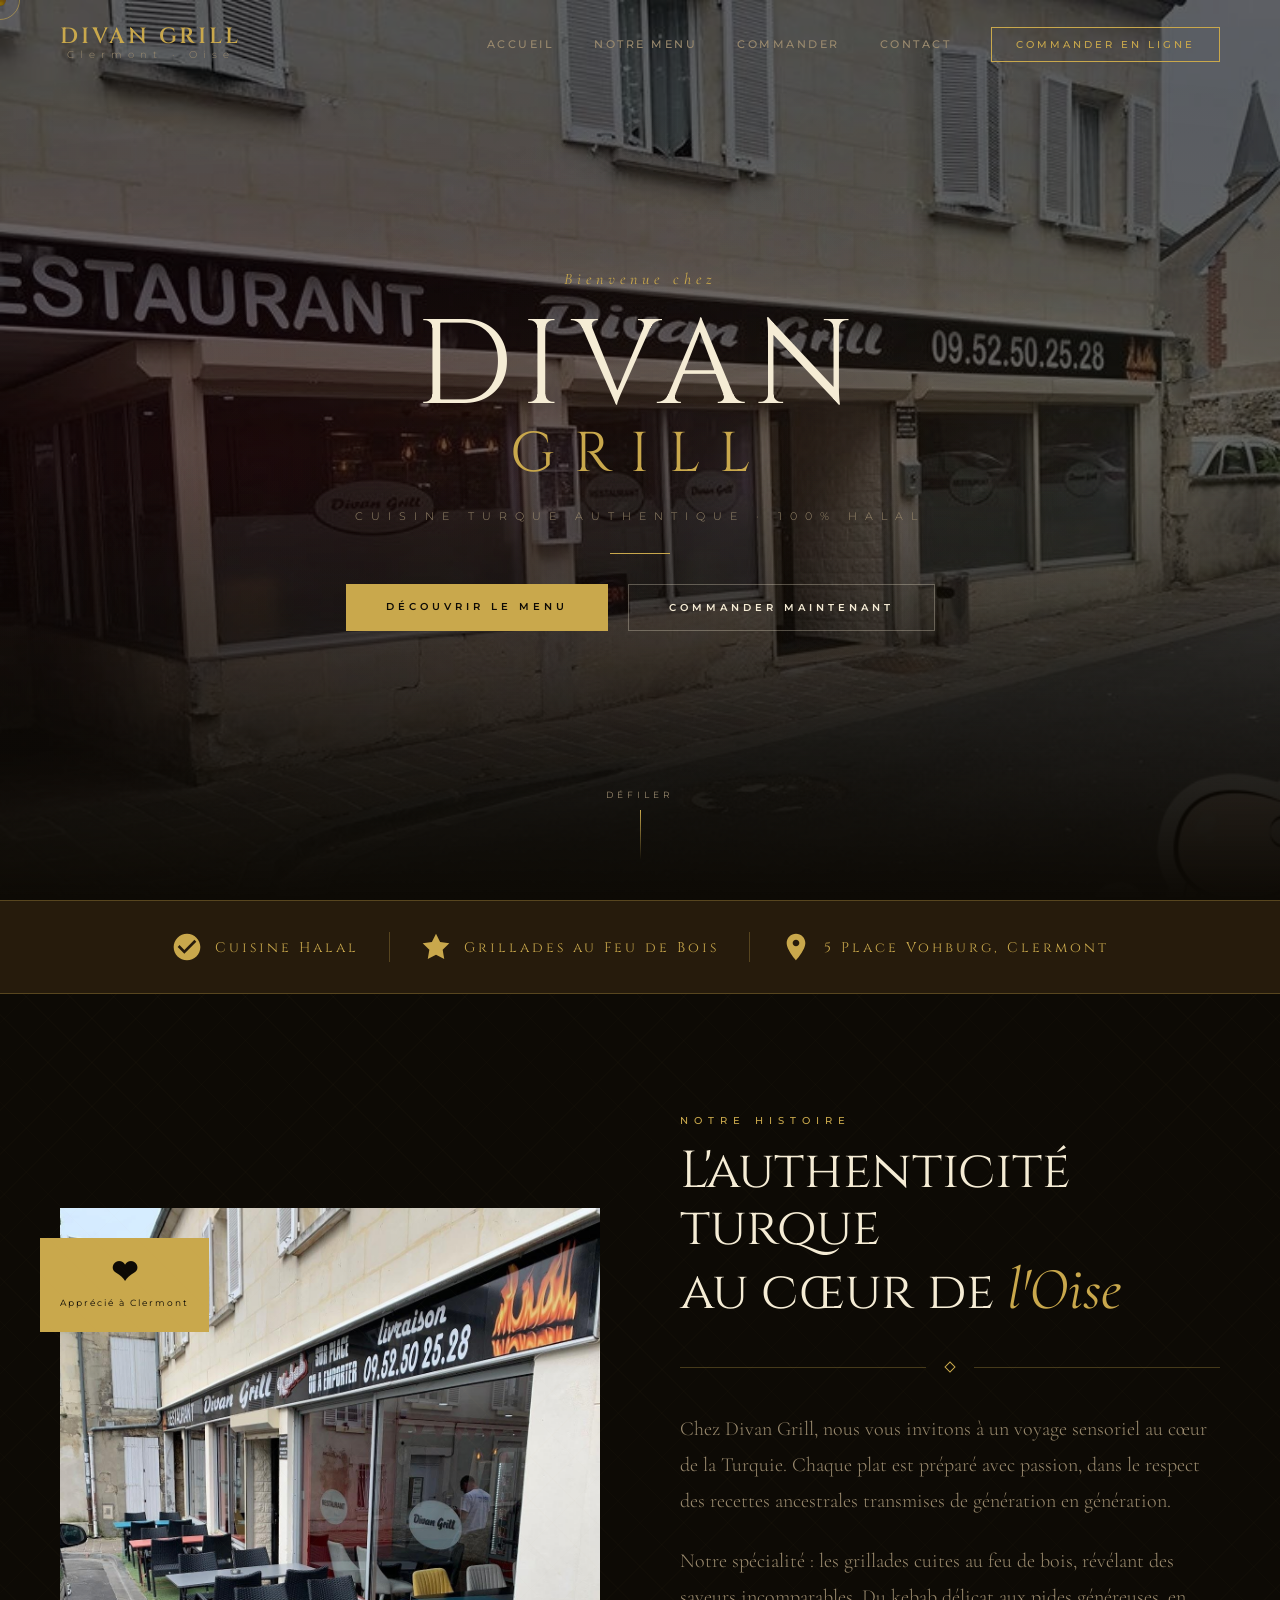
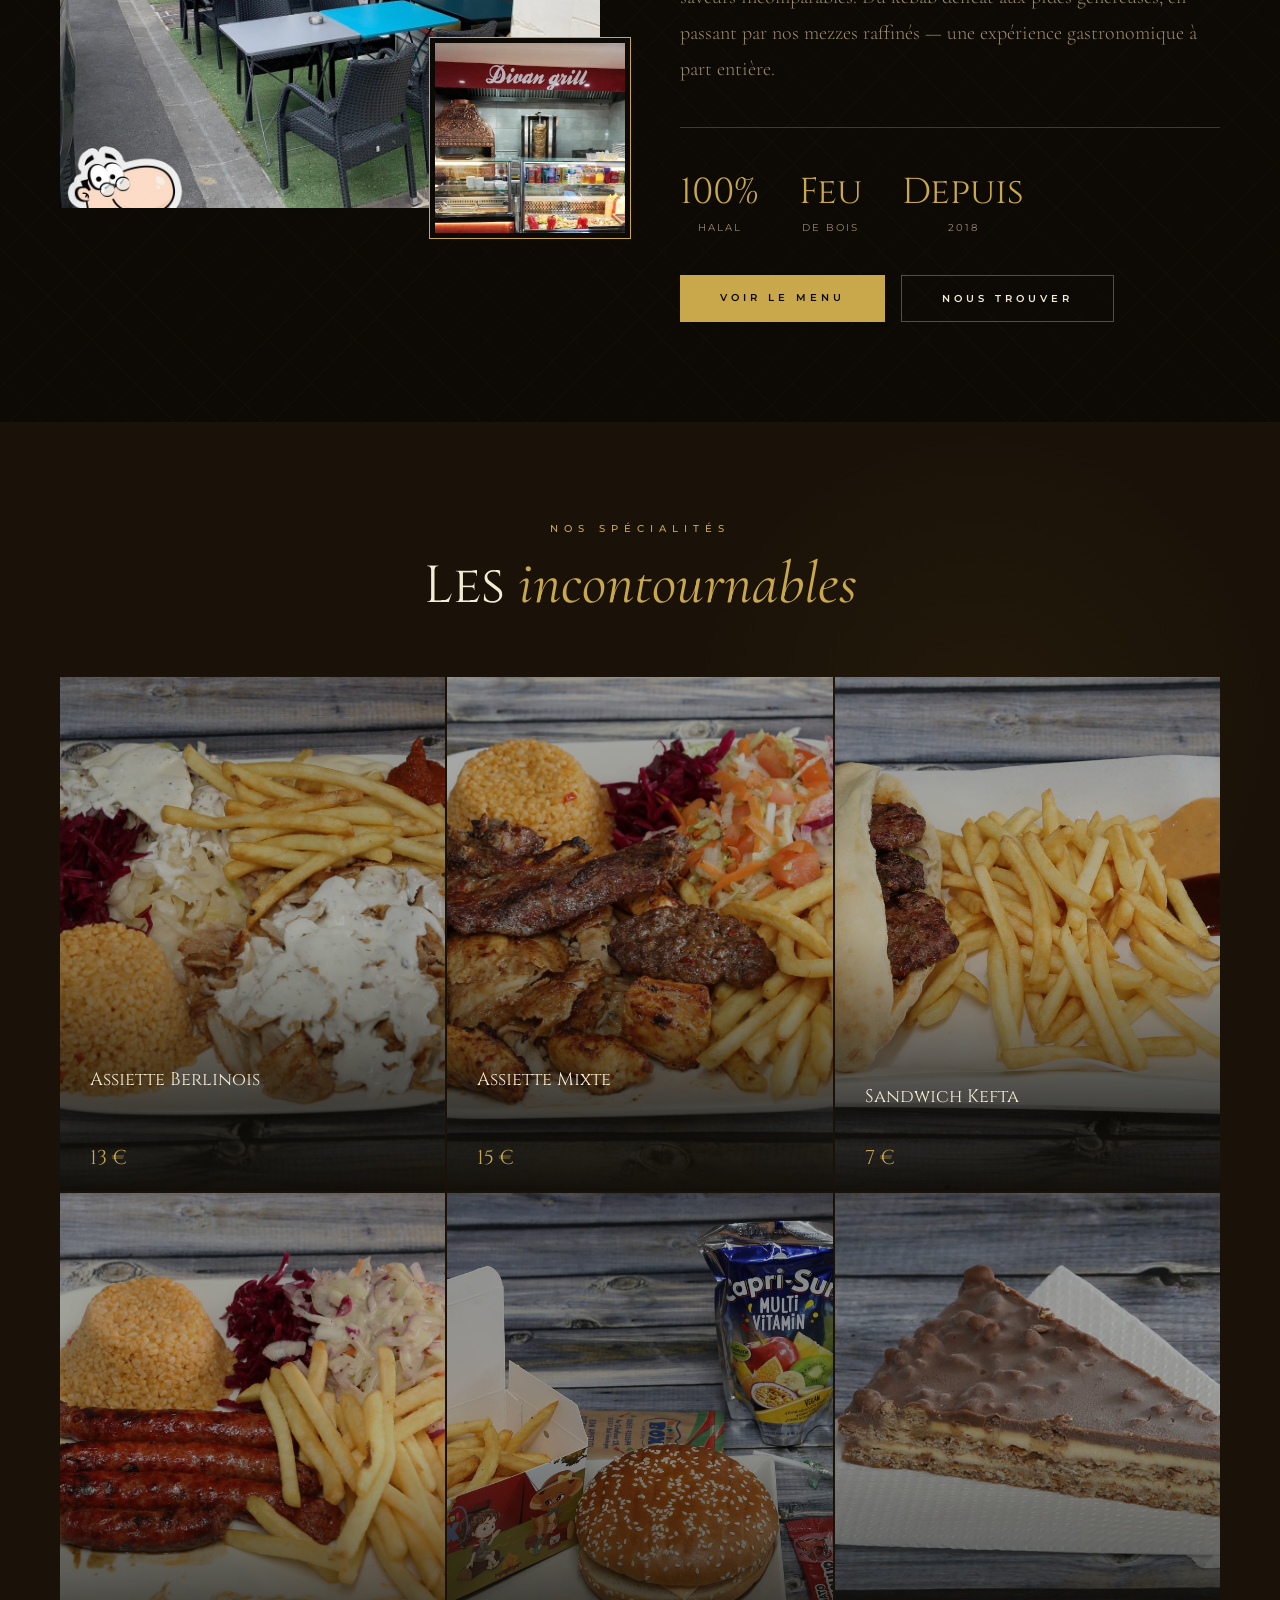
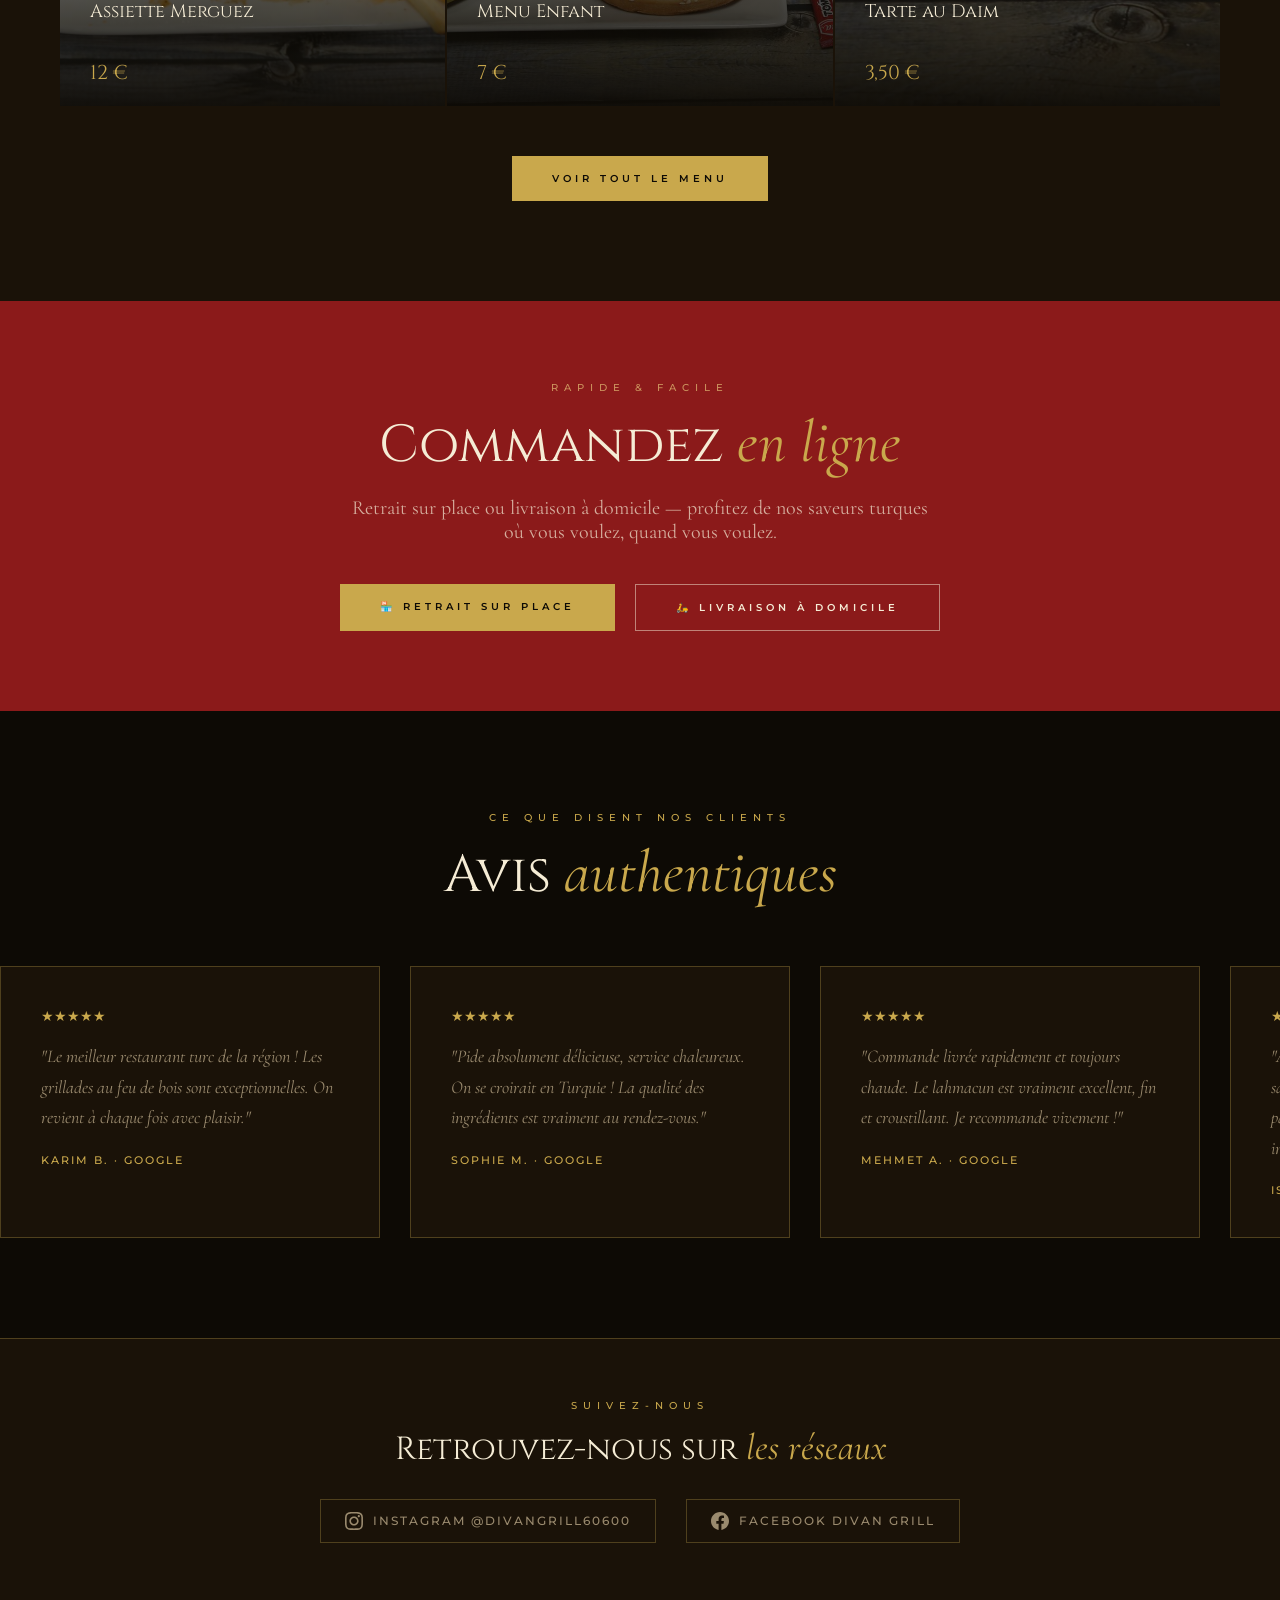
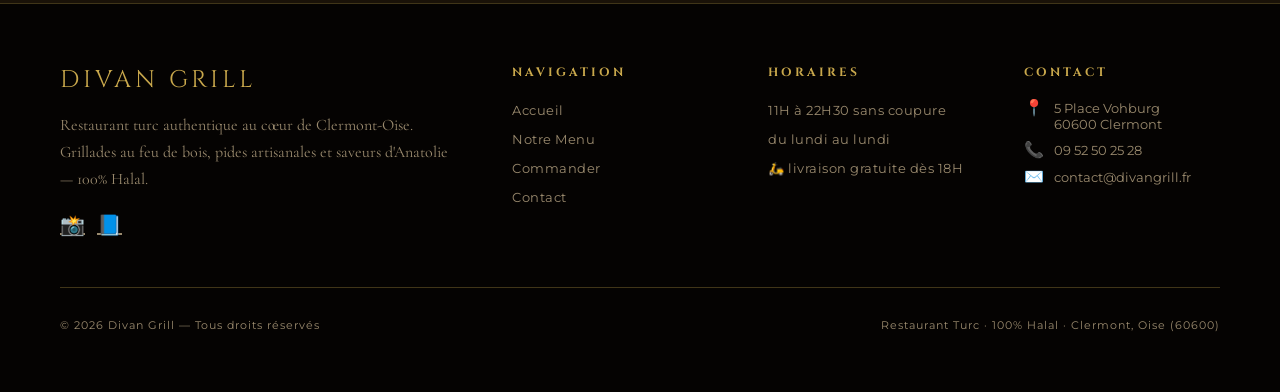
<file: index.html>
<!DOCTYPE html>
<html lang="fr">
<head>
  <meta charset="UTF-8">
  <meta name="viewport" content="width=device-width, initial-scale=1.0">
  <title>Divan Grill — Restaurant Turc | Clermont-Oise</title>
  <meta name="description" content="Divan Grill, restaurant turc authentique à Clermont (60600). Grillades au feu de bois, pides, kebabs. Commande en ligne, livraison et retrait.">
  <link rel="stylesheet" href="css/style.css">
</head>
<body style="overflow:hidden">

<!-- LOADER -->
<div class="loader">
  <div class="loader-logo">DIVAN GRILL</div>
  <div class="loader-line"></div>
</div>

<!-- CURSOR -->
<div class="cursor"></div>
<div class="cursor-follower"></div>

<!-- BACKDROP -->
<div class="overlay-backdrop"></div>

<!-- MOBILE NAV -->
<div class="mobile-nav">
  <button class="mobile-nav-close">✕</button>
  <a href="index.html">Accueil</a>
  <a href="menu.html">Menu</a>
  <a href="commander.html">Commander</a>
  <a href="contact.html">Contact</a>
</div>

<!-- NAVIGATION -->
<nav>
  <a href="index.html" class="nav-logo">
    DIVAN GRILL
    <span>Clermont · Oise</span>
  </a>
  <ul class="nav-links">
    <li><a href="index.html">Accueil</a></li>
    <li><a href="menu.html">Notre Menu</a></li>
    <li><a href="commander.html">Commander</a></li>
    <li><a href="contact.html">Contact</a></li>
    <li><a href="commander.html" class="nav-cta">Commander en ligne</a></li>
  </ul>
  <button class="hamburger" aria-label="Menu">
    <span></span><span></span><span></span>
  </button>
</nav>

<!-- HERO -->
<section class="hero">
  <div class="hero-bg"></div>
  <div class="hero-pattern"></div>
  <div class="hero-overlay"></div>
  
  <div class="hero-content">
    <p class="hero-tagline">Bienvenue chez</p>
    <h1 class="hero-title">
      DIVAN
      <span>GRILL</span>
    </h1>
    <p class="hero-subtitle">Cuisine Turque Authentique · 100% Halal</p>
    <div class="hero-divider"></div>
    <div class="hero-buttons">
      <a href="menu.html" class="btn-primary">Découvrir le menu</a>
      <a href="commander.html" class="btn-secondary">Commander maintenant</a>
    </div>
  </div>
  
  <div class="hero-scroll">
    <span>Défiler</span>
    <div class="scroll-line"></div>
  </div>
</section>

<!-- HALAL BANNER -->
<div class="halal-banner">
  <div class="halal-badge">
    <svg viewBox="0 0 24 24" xmlns="http://www.w3.org/2000/svg">
      <path d="M12 2C6.48 2 2 6.48 2 12s4.48 10 10 10 10-4.48 10-10S17.52 2 12 2zm-2 15l-5-5 1.41-1.41L10 14.17l7.59-7.59L19 8l-9 9z"/>
    </svg>
    Cuisine Halal
  </div>
  <div style="width:1px;height:30px;background:rgba(201,168,76,0.3)"></div>
  <div class="halal-badge">
    <svg viewBox="0 0 24 24"><path d="M12 2l3.09 6.26L22 9.27l-5 4.87 1.18 6.88L12 17.77l-6.18 3.25L7 14.14 2 9.27l6.91-1.01L12 2z"/></svg>
    Grillades au Feu de Bois
  </div>
  <div style="width:1px;height:30px;background:rgba(201,168,76,0.3)"></div>
  <div class="halal-badge">
    <svg viewBox="0 0 24 24"><path d="M12 2C8.13 2 5 5.13 5 9c0 5.25 7 13 7 13s7-7.75 7-13c0-3.87-3.13-7-7-7zm0 9.5c-1.38 0-2.5-1.12-2.5-2.5s1.12-2.5 2.5-2.5 2.5 1.12 2.5 2.5-1.12 2.5-2.5 2.5z"/></svg>
    5 Place Vohburg, Clermont
  </div>
</div>

<!-- ABOUT -->
<section class="pattern-bg" style="padding: 100px 60px;">
  <div class="about-section">
    <div class="about-image-wrap fade-up">
      <img
        src="images/divan-grill-pj2-terrasse-cropped.jpg"
        alt="Terrasse et façade du Divan Grill"
        class="about-img"
      >
      <img
        src="images/divan-grill-pj3-interieur-cropped.jpg"
        alt="Intérieur du Divan Grill"
        class="about-img-accent"
      >
      <div class="about-badge">
        <strong>❤</strong>
        <small>Apprécié à Clermont</small>
      </div>
    </div>
    
    <div class="about-text fade-up">
      <div class="section-label">Notre histoire</div>
      <h2 class="section-title">
        L'authenticité turque<br>au cœur de <em>l'Oise</em>
      </h2>
      
      <div class="divider">
        <div class="divider-line"></div>
        <div class="divider-diamond"></div>
        <div class="divider-line"></div>
      </div>
      
      <p>Chez Divan Grill, nous vous invitons à un voyage sensoriel au cœur de la Turquie. Chaque plat est préparé avec passion, dans le respect des recettes ancestrales transmises de génération en génération.</p>
      
      <p>Notre spécialité : les grillades cuites au feu de bois, révélant des saveurs incomparables. Du kebab délicat aux pides généreuses, en passant par nos mezzes raffinés — une expérience gastronomique à part entière.</p>
      
      <div class="about-stats">
        <div class="stat-item">
          <span class="stat-number">100%</span>
          <span class="stat-label">Halal</span>
        </div>
        <div class="stat-item">
          <span class="stat-number">Feu</span>
          <span class="stat-label">de Bois</span>
        </div>
        <div class="stat-item">
          <span class="stat-number">Depuis</span>
          <span class="stat-label">2018</span>
        </div>
      </div>
      
      <div style="margin-top:40px;display:flex;gap:16px;flex-wrap:wrap;">
        <a href="menu.html" class="btn-primary">Voir le menu</a>
        <a href="contact.html" class="btn-secondary">Nous trouver</a>
      </div>
    </div>
  </div>
</section>

<!-- FEATURED DISHES -->
<section class="featured-section">
  <div class="featured-header fade-up">
    <div class="section-label">Nos spécialités</div>
    <h2 class="section-title">Les <em>incontournables</em></h2>
  </div>
  
    <div class="dishes-grid">
    <div class="dish-card fade-up">
      <img src="images/assiette_berlinois.jpeg" alt="Assiette Berlinois">
      <div class="dish-card-overlay"><div class="dish-card-info">
        <div class="dish-name">Assiette Berlinois</div>
        <div class="dish-desc">Kebab, chou blanc/rouge, concombre, feta, sauce maison, frites, boulgour</div>
        <div class="dish-price">13 €</div>
      </div></div>
    </div>
    <div class="dish-card fade-up">
      <img src="images/assiette_mixte.jpeg" alt="Assiette Mixte">
      <div class="dish-card-overlay"><div class="dish-card-info">
        <div class="dish-name">Assiette Mixte</div>
        <div class="dish-desc">Brochette de poulet, côtelette, kefta, kebab, frites, boulgour, crudités</div>
        <div class="dish-price">15 €</div>
      </div></div>
    </div>
    <div class="dish-card fade-up">
      <img src="images/sandwich_kefta.jpeg" alt="Sandwich Kefta">
      <div class="dish-card-overlay"><div class="dish-card-info">
        <div class="dish-name">Sandwich Kefta</div>
        <div class="dish-desc">Kefta grillée, salade, tomate, oignons</div>
        <div class="dish-price">7 €</div>
      </div></div>
    </div>
    <div class="dish-card fade-up">
      <img src="images/assiette_merguez.jpeg" alt="Assiette Merguez">
      <div class="dish-card-overlay"><div class="dish-card-info">
        <div class="dish-name">Assiette Merguez</div>
        <div class="dish-desc">Merguez grillées, frites, boulgour, crudités</div>
        <div class="dish-price">12 €</div>
      </div></div>
    </div>
    <div class="dish-card fade-up">
      <img src="images/menu_enfant_burger_frite.jpeg" alt="Menu Enfant">
      <div class="dish-card-overlay"><div class="dish-card-info">
        <div class="dish-name">Menu Enfant</div>
        <div class="dish-desc">Burger + frites + Capri-Sun + surprise jouet</div>
        <div class="dish-price">7 €</div>
      </div></div>
    </div>
    <div class="dish-card fade-up">
      <img src="images/dessert_tarte_au_daim.jpeg" alt="Tarte au Daim">
      <div class="dish-card-overlay"><div class="dish-card-info">
        <div class="dish-name">Tarte au Daim</div>
        <div class="dish-desc">Tarte croustillante aux éclats de Daim</div>
        <div class="dish-price">3,50 €</div>
      </div></div>
    </div>
  </div>
  
  <div style="text-align:center;margin-top:50px;" class="fade-up">
    <a href="menu.html" class="btn-primary">Voir tout le menu</a>
  </div>
</section>

<!-- CTA COMMANDER -->
<section class="cta-section">
  <div class="section-label" style="color:rgba(232,200,122,0.7)">Rapide & Facile</div>
  <h2 class="section-title">Commandez <em>en ligne</em></h2>
  <p>Retrait sur place ou livraison à domicile — profitez de nos saveurs turques où vous voulez, quand vous voulez.</p>
  <div style="display:flex;gap:20px;justify-content:center;flex-wrap:wrap;position:relative;">
    <a href="commander.html?type=retrait" class="btn-primary">🏪 Retrait sur place</a>
    <a href="commander.html?type=livraison" class="btn-secondary" style="border-color:rgba(245,236,213,0.5)">🛵 Livraison à domicile</a>
  </div>
</section>

<!-- TESTIMONIALS -->
<section class="testimonials-section">
  <div class="testimonials-header fade-up">
    <div class="section-label">Ce que disent nos clients</div>
    <h2 class="section-title">Avis <em>authentiques</em></h2>
  </div>
  
  <div style="overflow:hidden;margin:0 -60px;">
    <div class="testimonials-track">
      <!-- 8 testimonials + duplicated for infinite loop -->
      <div class="testimonial-card">
        <div class="testimonial-stars">★★★★★</div>
        <p class="testimonial-text">"Le meilleur restaurant turc de la région ! Les grillades au feu de bois sont exceptionnelles. On revient à chaque fois avec plaisir."</p>
        <div class="testimonial-author">Karim B. · Google</div>
      </div>
      <div class="testimonial-card">
        <div class="testimonial-stars">★★★★★</div>
        <p class="testimonial-text">"Pide absolument délicieuse, service chaleureux. On se croirait en Turquie ! La qualité des ingrédients est vraiment au rendez-vous."</p>
        <div class="testimonial-author">Sophie M. · Google</div>
      </div>
      <div class="testimonial-card">
        <div class="testimonial-stars">★★★★★</div>
        <p class="testimonial-text">"Commande livrée rapidement et toujours chaude. Le lahmacun est vraiment excellent, fin et croustillant. Je recommande vivement !"</p>
        <div class="testimonial-author">Mehmet A. · Google</div>
      </div>
      <div class="testimonial-card">
        <div class="testimonial-stars">★★★★★</div>
        <p class="testimonial-text">"Ambiance chaleureuse, équipe souriante et plats savoureux. Le mezze plateau est parfait pour partager en famille. Une adresse incontournable."</p>
        <div class="testimonial-author">Isabelle R. · Google</div>
      </div>
      <div class="testimonial-card">
        <div class="testimonial-stars">★★★★★</div>
        <p class="testimonial-text">"Halal certifié et délicieux. Les brochettes d'agneau fondent en bouche. Le personnel est très professionnel et attentionné."</p>
        <div class="testimonial-author">Yusuf K. · Google</div>
      </div>
      <div class="testimonial-card">
        <div class="testimonial-stars">★★★★★</div>
        <p class="testimonial-text">"La meilleure cuisine turque que j'ai goûtée en dehors d'Istanbul. Les saveurs sont vraiment authentiques. Merci à toute l'équipe !"</p>
        <div class="testimonial-author">Thomas D. · Google</div>
      </div>
      <!-- Duplicate for infinite scroll -->
      <div class="testimonial-card">
        <div class="testimonial-stars">★★★★★</div>
        <p class="testimonial-text">"Le meilleur restaurant turc de la région ! Les grillades au feu de bois sont exceptionnelles. On revient à chaque fois avec plaisir."</p>
        <div class="testimonial-author">Karim B. · Google</div>
      </div>
      <div class="testimonial-card">
        <div class="testimonial-stars">★★★★★</div>
        <p class="testimonial-text">"Pide absolument délicieuse, service chaleureux. On se croirait en Turquie ! La qualité des ingrédients est vraiment au rendez-vous."</p>
        <div class="testimonial-author">Sophie M. · Google</div>
      </div>
      <div class="testimonial-card">
        <div class="testimonial-stars">★★★★★</div>
        <p class="testimonial-text">"Commande livrée rapidement et toujours chaude. Le lahmacun est vraiment excellent, fin et croustillant. Je recommande vivement !"</p>
        <div class="testimonial-author">Mehmet A. · Google</div>
      </div>
      <div class="testimonial-card">
        <div class="testimonial-stars">★★★★★</div>
        <p class="testimonial-text">"Ambiance chaleureuse, équipe souriante et plats savoureux. Le mezze plateau est parfait pour partager en famille. Une adresse incontournable."</p>
        <div class="testimonial-author">Isabelle R. · Google</div>
      </div>
      <div class="testimonial-card">
        <div class="testimonial-stars">★★★★★</div>
        <p class="testimonial-text">"Halal certifié et délicieux. Les brochettes d'agneau fondent en bouche. Le personnel est très professionnel et attentionné."</p>
        <div class="testimonial-author">Yusuf K. · Google</div>
      </div>
      <div class="testimonial-card">
        <div class="testimonial-stars">★★★★★</div>
        <p class="testimonial-text">"La meilleure cuisine turque que j'ai goûtée en dehors d'Istanbul. Les saveurs sont vraiment authentiques. Merci à toute l'équipe !"</p>
        <div class="testimonial-author">Thomas D. · Google</div>
      </div>
    </div>
  </div>
</section>

<!-- SOCIAL SECTION -->
<section class="social-section">
  <div class="section-label">Suivez-nous</div>
  <h2 class="section-title" style="font-size:32px;">Retrouvez-nous sur <em>les réseaux</em></h2>
  <div class="social-links">
    <a href="https://www.instagram.com/divangrill60600/" target="_blank" class="social-link">
      <svg viewBox="0 0 24 24" fill="currentColor"><path d="M12 2.163c3.204 0 3.584.012 4.85.07 3.252.148 4.771 1.691 4.919 4.919.058 1.265.069 1.645.069 4.849 0 3.205-.012 3.584-.069 4.849-.149 3.225-1.664 4.771-4.919 4.919-1.266.058-1.644.07-4.85.07-3.204 0-3.584-.012-4.849-.07-3.26-.149-4.771-1.699-4.919-4.92-.058-1.265-.07-1.644-.07-4.849 0-3.204.013-3.583.07-4.849.149-3.227 1.664-4.771 4.919-4.919 1.266-.057 1.645-.069 4.849-.069zm0-2.163c-3.259 0-3.667.014-4.947.072-4.358.2-6.78 2.618-6.98 6.98-.059 1.281-.073 1.689-.073 4.948 0 3.259.014 3.668.072 4.948.2 4.358 2.618 6.78 6.98 6.98 1.281.058 1.689.072 4.948.072 3.259 0 3.668-.014 4.948-.072 4.354-.2 6.782-2.618 6.979-6.98.059-1.28.073-1.689.073-4.948 0-3.259-.014-3.667-.072-4.947-.196-4.354-2.617-6.78-6.979-6.98-1.281-.059-1.69-.073-4.949-.073zm0 5.838c-3.403 0-6.162 2.759-6.162 6.162s2.759 6.163 6.162 6.163 6.162-2.759 6.162-6.163c0-3.403-2.759-6.162-6.162-6.162zm0 10.162c-2.209 0-4-1.79-4-4 0-2.209 1.791-4 4-4s4 1.791 4 4c0 2.21-1.791 4-4 4zm6.406-11.845c-.796 0-1.441.645-1.441 1.44s.645 1.44 1.441 1.44c.795 0 1.439-.645 1.439-1.44s-.644-1.44-1.439-1.44z"/></svg>
      Instagram @divangrill60600
    </a>
    <a href="https://www.facebook.com/p/Divan-grill-100063733593650/" target="_blank" class="social-link">
      <svg viewBox="0 0 24 24" fill="currentColor"><path d="M24 12.073c0-6.627-5.373-12-12-12s-12 5.373-12 12c0 5.99 4.388 10.954 10.125 11.854v-8.385H7.078v-3.47h3.047V9.43c0-3.007 1.792-4.669 4.533-4.669 1.312 0 2.686.235 2.686.235v2.953H15.83c-1.491 0-1.956.925-1.956 1.874v2.25h3.328l-.532 3.47h-2.796v8.385C19.612 23.027 24 18.062 24 12.073z"/></svg>
      Facebook Divan Grill
    </a>
  </div>
</section>

<!-- FOOTER -->
<footer>
  <div class="footer-grid">
    <div>
      <span class="footer-logo">DIVAN GRILL</span>
      <p class="footer-desc">Restaurant turc authentique au cœur de Clermont-Oise. Grillades au feu de bois, pides artisanales et saveurs d'Anatolie — 100% Halal.</p>
      <div style="display:flex;gap:12px;margin-top:16px;">
        <a href="https://www.instagram.com/divangrill60600/" target="_blank" style="color:var(--text-muted);font-size:20px;transition:color 0.3s;" onmouseover="this.style.color='var(--gold)'" onmouseout="this.style.color='var(--text-muted)'">📸</a>
        <a href="https://www.facebook.com/p/Divan-grill-100063733593650/" target="_blank" style="color:var(--text-muted);font-size:20px;transition:color 0.3s;" onmouseover="this.style.color='var(--gold)'" onmouseout="this.style.color='var(--text-muted)'">📘</a>
      </div>
    </div>
    
    <div class="footer-col">
      <h4>Navigation</h4>
      <ul>
        <li><a href="index.html">Accueil</a></li>
        <li><a href="menu.html">Notre Menu</a></li>
        <li><a href="commander.html">Commander</a></li>
        <li><a href="contact.html">Contact</a></li>
      </ul>
    </div>
    
    <div class="footer-col">
      <h4>Horaires</h4>
      <ul>
        <li><a>11H à 22H30 sans coupure</a></li>
        <li><a>du lundi au lundi</a></li>
        <li><a>🛵 livraison gratuite dès 18H</a></li>
      </ul>
    </div>
    
    <div class="footer-col">
      <h4>Contact</h4>
      <div class="footer-info-item">
        <span>📍</span>
        5 Place Vohburg<br>60600 Clermont
      </div>
      <div class="footer-info-item">
        <span>📞</span>
        <a href="tel:+33952502528" style="color:inherit;text-decoration:none;">09 52 50 25 28</a>
      </div>
      <div class="footer-info-item">
        <span>✉️</span>
        <a href="mailto:contact@divangrill.fr" style="color:inherit;text-decoration:none;">contact@divangrill.fr</a>
      </div>
    </div>
  </div>
  
  <div class="footer-bottom">
    <p>© 2026 Divan Grill — Tous droits réservés</p>
    <p>Restaurant Turc · 100% Halal · Clermont, Oise (60600)</p>
  </div>
</footer>

<script src="js/main.js"></script>
</body>
</html>
</file>
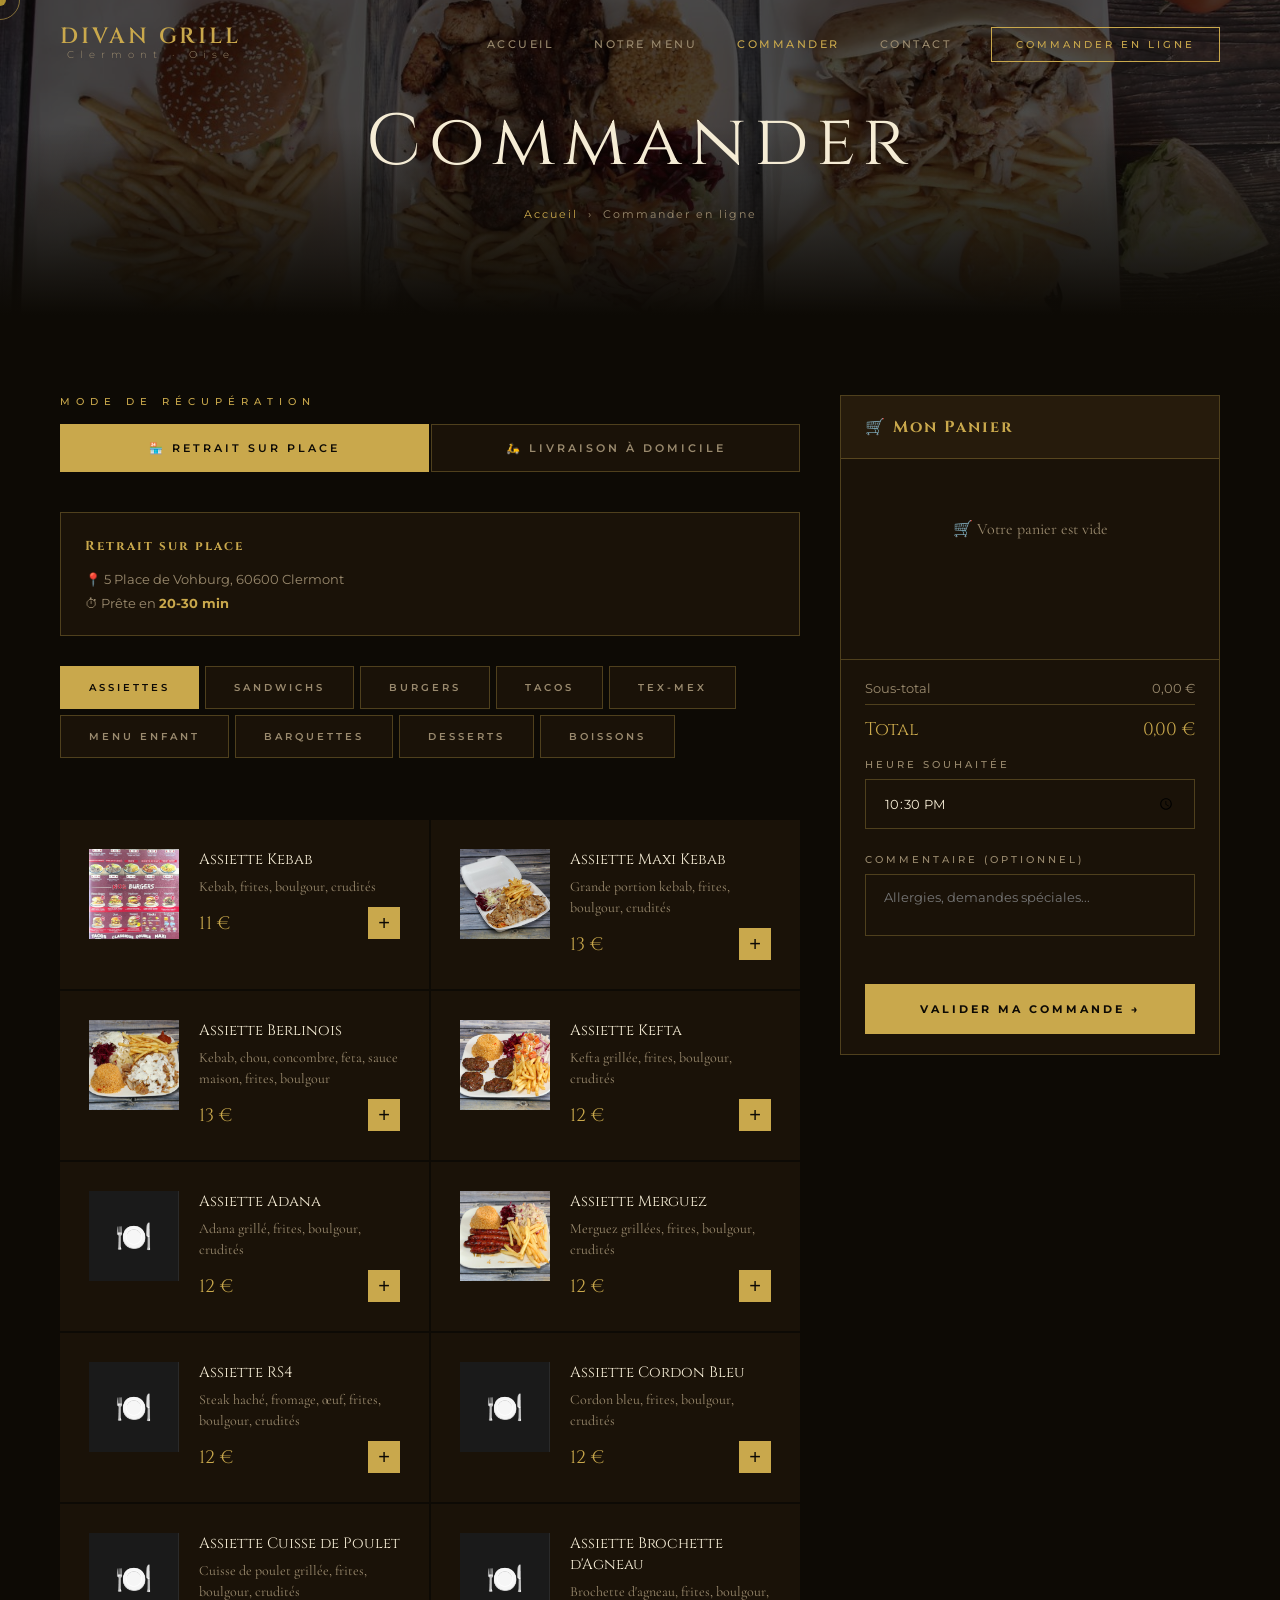
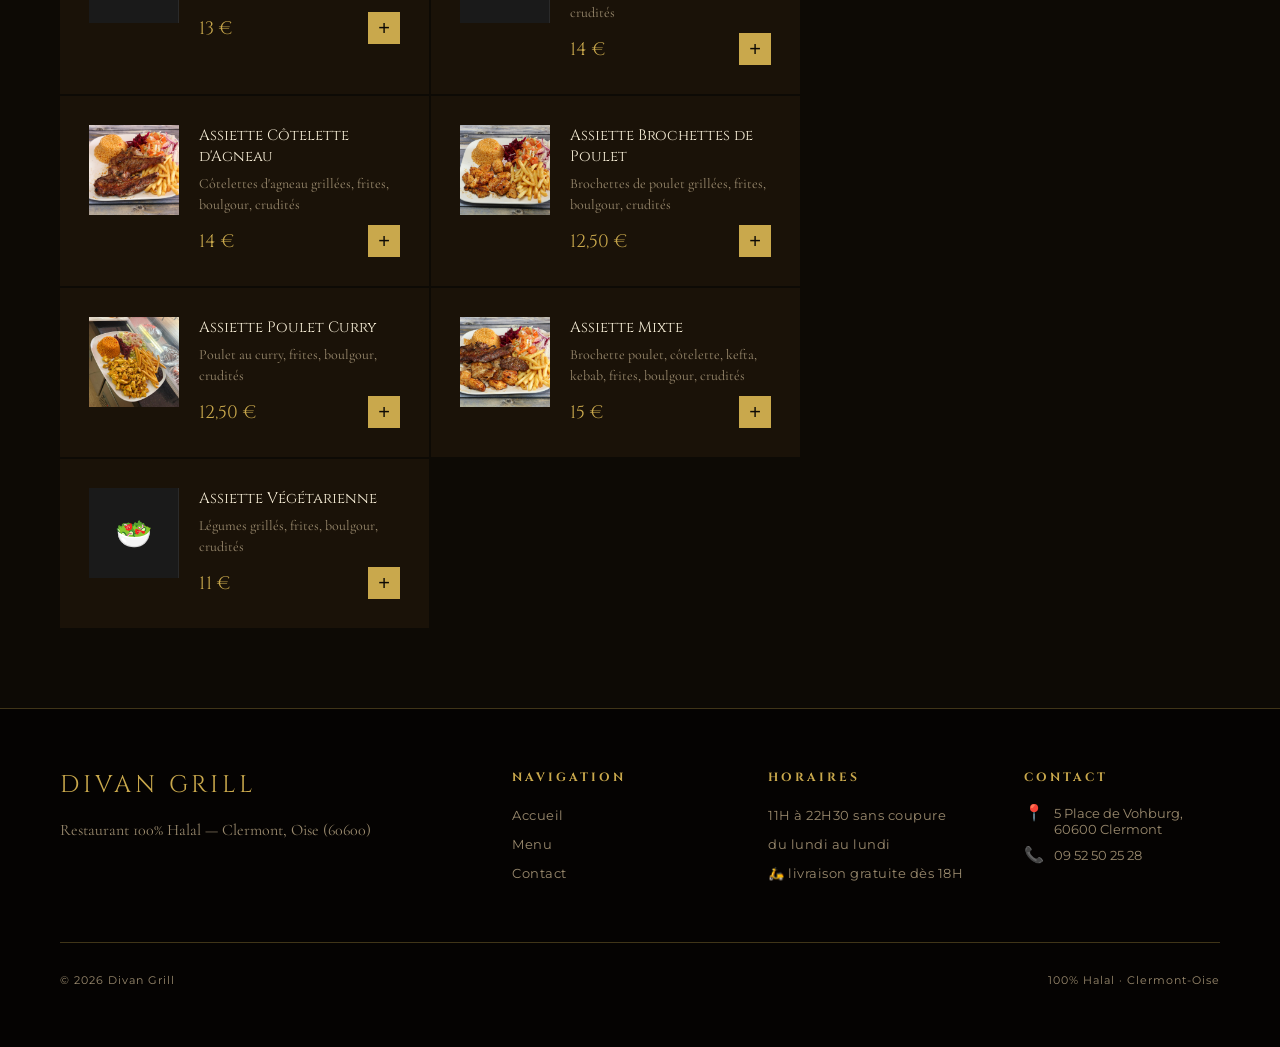
<file: commander.html>
<!DOCTYPE html>
<html lang="fr">
<head>
  <meta charset="UTF-8">
  <meta name="viewport" content="width=device-width, initial-scale=1.0">
  <title>Commander — Divan Grill</title>
  <meta name="description" content="Commandez en ligne chez Divan Grill à Clermont. Retrait sur place ou livraison à domicile pour profiter de nos spécialités turques halal.">
  <link rel="stylesheet" href="css/style.css">
  <style>
    .order-no-photo {
      width:90px;height:90px;min-width:90px;background:#1a1a1a;
      display:flex;align-items:center;justify-content:center;
      font-size:30px;flex-shrink:0;border-right:1px solid #2a2a2a;
    }
  </style>
</head>
<body style="overflow:hidden">

<div class="loader"><div class="loader-logo">DIVAN GRILL</div><div class="loader-line"></div></div>
<div class="cursor"></div><div class="cursor-follower"></div><div class="overlay-backdrop"></div>

<div class="mobile-nav">
  <button class="mobile-nav-close">&#x2715;</button>
  <a href="index.html">Accueil</a><a href="menu.html">Menu</a>
  <a href="commander.html">Commander</a><a href="contact.html">Contact</a>
</div>

<nav>
  <a href="index.html" class="nav-logo">DIVAN GRILL<span>Clermont · Oise</span></a>
  <ul class="nav-links">
    <li><a href="index.html">Accueil</a></li>
    <li><a href="menu.html">Notre Menu</a></li>
    <li><a href="commander.html" style="color:var(--gold)">Commander</a></li>
    <li><a href="contact.html">Contact</a></li>
    <li><a href="commander.html" class="nav-cta">Commander en ligne</a></li>
  </ul>
  <button class="hamburger"><span></span><span></span><span></span></button>
</nav>

<div class="page-hero" style="height:35vh;">
  <div class="page-hero-bg" style="background-image:url('images/plateau_repas_cover.jpeg')"></div>
  <div style="position:absolute;inset:0;background:linear-gradient(to bottom,transparent 40%,var(--dark))"></div>
  <div class="page-hero-content">
    <h1>Commander</h1>
    <div class="breadcrumb"><a href="index.html">Accueil</a><span>›</span><span>Commander en ligne</span></div>
  </div>
</div>

<div class="order-layout">
<div>

  <!-- Mode récupération -->
  <div style="margin-bottom:30px;">
    <div class="section-label">Mode de récupération</div>
    <div class="order-type-toggle" style="margin-top:16px;">
      <button class="order-type-btn active" data-type="retrait" onclick="setOrderType('retrait',this)">🏪 Retrait sur place</button>
      <button class="order-type-btn" data-type="livraison" onclick="setOrderType('livraison',this)">🛵 Livraison à domicile</button>
    </div>
  </div>

  <div class="delivery-info" id="delivery-form" style="display:none;">
    <h4>Informations de livraison</h4>
    <div class="form-row">
      <div class="form-group"><label>Prénom</label><input type="text" class="form-control" placeholder="Votre prénom" id="delivery-name"></div>
      <div class="form-group"><label>Téléphone</label><input type="tel" class="form-control" placeholder="06 XX XX XX XX" id="delivery-phone"></div>
    </div>
    <div class="form-group"><label>Adresse</label><input type="text" class="form-control" placeholder="Numéro, rue" id="delivery-address"></div>
    <div class="form-row">
      <div class="form-group"><label>Code Postal</label><input type="text" class="form-control" placeholder="60600" id="delivery-cp"></div>
      <div class="form-group"><label>Ville</label><input type="text" class="form-control" placeholder="Clermont" id="delivery-city"></div>
    </div>
    <p style="font-size:12px;color:var(--text-muted);margin-top:8px;">11H à 22H30 sans coupure · du lundi au lundi · 🛵 livraison gratuite dès 18H</p>
  </div>

  <div class="delivery-info" id="pickup-info">
    <h4>Retrait sur place</h4>
    <p style="font-size:13px;color:var(--text-muted);">📍 5 Place de Vohburg, 60600 Clermont</p>
    <p style="font-size:13px;color:var(--text-muted);margin-top:8px;">⏱ Prête en <strong style="color:var(--gold)">20-30 min</strong></p>
  </div>

  <!-- Onglets -->
  <div class="menu-tabs" style="margin-top:30px;flex-wrap:wrap;gap:6px;">
    <button class="menu-tab active" onclick="showOrderCat('assiettes',this)">Assiettes</button>
    <button class="menu-tab" onclick="showOrderCat('sandwichs',this)">Sandwichs</button>
    <button class="menu-tab" onclick="showOrderCat('burgers',this)">Burgers</button>
    <button class="menu-tab" onclick="showOrderCat('tacos',this)">Tacos</button>
    <button class="menu-tab" onclick="showOrderCat('texmex',this)">Tex-Mex</button>
    <button class="menu-tab" onclick="showOrderCat('enfant',this)">Menu Enfant</button>
    <button class="menu-tab" onclick="showOrderCat('barquettes',this)">Barquettes</button>
    <button class="menu-tab" onclick="showOrderCat('desserts',this)">Desserts</button>
    <button class="menu-tab" onclick="showOrderCat('boissons',this)">Boissons</button>
  </div>

  <!-- ASSIETTES -->
  <div id="assiettes" class="menu-category active"><div class="menu-items-grid">
    <div class="menu-item">
      <img src="images/assiette_burgers_tacos.jpeg" class="menu-item-img" alt="Assiette Kebab">
      <div class="menu-item-content">
        <div class="menu-item-name">Assiette Kebab</div>
        <div class="menu-item-desc">Kebab, frites, boulgour, crudités</div>
        <div class="menu-item-footer"><div class="menu-item-price">11 €</div>
        <button class="add-to-cart" onclick="openConfigurator('Assiette Kebab',11,'assiette')">+</button></div>
      </div>
    </div>
    <div class="menu-item">
      <img src="images/assiette_maxi_kebab.jpeg" class="menu-item-img" alt="Assiette Maxi Kebab">
      <div class="menu-item-content">
        <div class="menu-item-name">Assiette Maxi Kebab</div>
        <div class="menu-item-desc">Grande portion kebab, frites, boulgour, crudités</div>
        <div class="menu-item-footer"><div class="menu-item-price">13 €</div>
        <button class="add-to-cart" onclick="openConfigurator('Assiette Maxi Kebab',13,'assiette')">+</button></div>
      </div>
    </div>
    <div class="menu-item">
      <img src="images/assiette_berlinois.jpeg" class="menu-item-img" alt="Assiette Berlinois">
      <div class="menu-item-content">
        <div class="menu-item-name">Assiette Berlinois</div>
        <div class="menu-item-desc">Kebab, chou, concombre, feta, sauce maison, frites, boulgour</div>
        <div class="menu-item-footer"><div class="menu-item-price">13 €</div>
        <button class="add-to-cart" onclick="openConfigurator('Assiette Berlinois',13,'assiette')">+</button></div>
      </div>
    </div>
    <div class="menu-item">
      <img src="images/assiette_kefta.jpeg" class="menu-item-img" alt="Assiette Kefta">
      <div class="menu-item-content">
        <div class="menu-item-name">Assiette Kefta</div>
        <div class="menu-item-desc">Kefta grillée, frites, boulgour, crudités</div>
        <div class="menu-item-footer"><div class="menu-item-price">12 €</div>
        <button class="add-to-cart" onclick="openConfigurator('Assiette Kefta',12,'assiette')">+</button></div>
      </div>
    </div>
    <div class="menu-item">
      <div class="order-no-photo">🍽️</div>
      <div class="menu-item-content">
        <div class="menu-item-name">Assiette Adana</div>
        <div class="menu-item-desc">Adana grillé, frites, boulgour, crudités</div>
        <div class="menu-item-footer"><div class="menu-item-price">12 €</div>
        <button class="add-to-cart" onclick="addToCart('Assiette Adana',12,'')">+</button></div>
      </div>
    </div>
    <div class="menu-item">
      <img src="images/assiette_merguez.jpeg" class="menu-item-img" alt="Assiette Merguez">
      <div class="menu-item-content">
        <div class="menu-item-name">Assiette Merguez</div>
        <div class="menu-item-desc">Merguez grillées, frites, boulgour, crudités</div>
        <div class="menu-item-footer"><div class="menu-item-price">12 €</div>
        <button class="add-to-cart" onclick="addToCart('Assiette Merguez',12,'')">+</button></div>
      </div>
    </div>
    <div class="menu-item">
      <div class="order-no-photo">🍽️</div>
      <div class="menu-item-content">
        <div class="menu-item-name">Assiette RS4</div>
        <div class="menu-item-desc">Steak haché, fromage, œuf, frites, boulgour, crudités</div>
        <div class="menu-item-footer"><div class="menu-item-price">12 €</div>
        <button class="add-to-cart" onclick="addToCart('Assiette RS4',12,'')">+</button></div>
      </div>
    </div>
    <div class="menu-item">
      <div class="order-no-photo">🍽️</div>
      <div class="menu-item-content">
        <div class="menu-item-name">Assiette Cordon Bleu</div>
        <div class="menu-item-desc">Cordon bleu, frites, boulgour, crudités</div>
        <div class="menu-item-footer"><div class="menu-item-price">12 €</div>
        <button class="add-to-cart" onclick="addToCart('Assiette Cordon Bleu',12,'')">+</button></div>
      </div>
    </div>
    <div class="menu-item">
      <div class="order-no-photo">🍽️</div>
      <div class="menu-item-content">
        <div class="menu-item-name">Assiette Cuisse de Poulet</div>
        <div class="menu-item-desc">Cuisse de poulet grillée, frites, boulgour, crudités</div>
        <div class="menu-item-footer"><div class="menu-item-price">13 €</div>
        <button class="add-to-cart" onclick="addToCart('Assiette Cuisse Poulet',13,'')">+</button></div>
      </div>
    </div>
    <div class="menu-item">
      <div class="order-no-photo">🍽️</div>
      <div class="menu-item-content">
        <div class="menu-item-name">Assiette Brochette d'Agneau</div>
        <div class="menu-item-desc">Brochette d'agneau, frites, boulgour, crudités</div>
        <div class="menu-item-footer"><div class="menu-item-price">14 €</div>
        <button class="add-to-cart" onclick="addToCart('Assiette Brochette Agneau',14,'')">+</button></div>
      </div>
    </div>
    <div class="menu-item">
      <img src="images/assiette_cotelette_agneau.jpeg" class="menu-item-img" alt="Assiette Côtelette d'Agneau">
      <div class="menu-item-content">
        <div class="menu-item-name">Assiette Côtelette d'Agneau</div>
        <div class="menu-item-desc">Côtelettes d'agneau grillées, frites, boulgour, crudités</div>
        <div class="menu-item-footer"><div class="menu-item-price">14 €</div>
        <button class="add-to-cart" onclick="addToCart('Assiette Cotelette Agneau',14,'')">+</button></div>
      </div>
    </div>
    <div class="menu-item">
      <img src="images/assiette_brochette_poulet.jpeg" class="menu-item-img" alt="Assiette Brochettes de Poulet">
      <div class="menu-item-content">
        <div class="menu-item-name">Assiette Brochettes de Poulet</div>
        <div class="menu-item-desc">Brochettes de poulet grillées, frites, boulgour, crudités</div>
        <div class="menu-item-footer"><div class="menu-item-price">12,50 €</div>
        <button class="add-to-cart" onclick="addToCart('Assiette Brochettes Poulet',12.5,'')">+</button></div>
      </div>
    </div>
    <div class="menu-item">
      <img src="images/assiette_poulet_curry.jpeg" class="menu-item-img" alt="Assiette Poulet Curry">
      <div class="menu-item-content">
        <div class="menu-item-name">Assiette Poulet Curry</div>
        <div class="menu-item-desc">Poulet au curry, frites, boulgour, crudités</div>
        <div class="menu-item-footer"><div class="menu-item-price">12,50 €</div>
        <button class="add-to-cart" onclick="addToCart('Assiette Poulet Curry',12.5,'')">+</button></div>
      </div>
    </div>
    <div class="menu-item">
      <img src="images/assiette_mixte.jpeg" class="menu-item-img" alt="Assiette Mixte">
      <div class="menu-item-content">
        <div class="menu-item-name">Assiette Mixte</div>
        <div class="menu-item-desc">Brochette poulet, côtelette, kefta, kebab, frites, boulgour, crudités</div>
        <div class="menu-item-footer"><div class="menu-item-price">15 €</div>
        <button class="add-to-cart" onclick="addToCart('Assiette Mixte',15,'')">+</button></div>
      </div>
    </div>
    <div class="menu-item">
      <div class="order-no-photo">🥗</div>
      <div class="menu-item-content">
        <div class="menu-item-name">Assiette Végétarienne</div>
        <div class="menu-item-desc">Légumes grillés, frites, boulgour, crudités</div>
        <div class="menu-item-footer"><div class="menu-item-price">11 €</div>
        <button class="add-to-cart" onclick="addToCart('Assiette Végétarienne',11,'')">+</button></div>
      </div>
    </div>
  </div></div>
  <!-- SANDWICHS -->
  <div id="sandwichs" class="menu-category"><div class="menu-items-grid">
    <div class="menu-item">
      <img src="images/sandwich_kebab.jpeg" class="menu-item-img" alt="Kebab">
      <div class="menu-item-content">
        <div class="menu-item-name">Kebab</div>
        <div class="menu-item-desc">Kebab, salade, tomate, oignons</div>
        <div class="menu-item-footer"><div class="menu-item-price">7 €</div>
        <button class="add-to-cart" onclick="openConfigurator('Sandwich Kebab',7,'sandwich')">+</button></div>
      </div>
    </div>
    <div class="menu-item">
      <img src="images/sandwich_maxi_kebab.jpeg" class="menu-item-img" alt="Maxi Kebab">
      <div class="menu-item-content">
        <div class="menu-item-name">Maxi Kebab</div>
        <div class="menu-item-desc">Grande portion kebab, salade, tomate, oignons</div>
        <div class="menu-item-footer"><div class="menu-item-price">8,50 €</div>
        <button class="add-to-cart" onclick="openConfigurator('Maxi Kebab',8.5,'sandwich')">+</button></div>
      </div>
    </div>
    <div class="menu-item">
      <img src="images/sandwich_libanais.jpeg" class="menu-item-img" alt="Libanais">
      <div class="menu-item-content">
        <div class="menu-item-name">Libanais</div>
        <div class="menu-item-desc">Pain libanais, kebab, salade, tomate, oignons</div>
        <div class="menu-item-footer"><div class="menu-item-price">7,50 €</div>
        <button class="add-to-cart" onclick="openConfigurator('Libanais',7.5,'sandwich')">+</button></div>
      </div>
    </div>
    <div class="menu-item">
      <img src="images/sandwich_libanais.jpeg" class="menu-item-img" alt="Libanais Maxi">
      <div class="menu-item-content">
        <div class="menu-item-name">Libanais Maxi</div>
        <div class="menu-item-desc">Grand pain libanais, kebab, salade, tomate, oignons</div>
        <div class="menu-item-footer"><div class="menu-item-price">9 €</div>
        <button class="add-to-cart" onclick="openConfigurator('Libanais Maxi',9,'sandwich')">+</button></div>
      </div>
    </div>
    <div class="menu-item">
      <div class="order-no-photo">🥖</div>
      <div class="menu-item-content">
        <div class="menu-item-name">Poulet / Poulet Curry</div>
        <div class="menu-item-desc">Poulet ou poulet curry, salade, tomate, oignons</div>
        <div class="menu-item-footer"><div class="menu-item-price">7,50 €</div>
        <button class="add-to-cart" onclick="openConfigurator('Sandwich Poulet',7.5,'sandwich')">+</button></div>
      </div>
    </div>
    <div class="menu-item">
      <div class="order-no-photo">🥖</div>
      <div class="menu-item-content">
        <div class="menu-item-name">Triple Steak</div>
        <div class="menu-item-desc">3 steaks hachés, salade, tomate, oignons</div>
        <div class="menu-item-footer"><div class="menu-item-price">7 €</div>
        <button class="add-to-cart" onclick="openConfigurator('Triple Steak',7,'sandwich')">+</button></div>
      </div>
    </div>
    <div class="menu-item">
      <div class="order-no-photo">🥖</div>
      <div class="menu-item-content">
        <div class="menu-item-name">Cordon Bleu</div>
        <div class="menu-item-desc">Cordon bleu, salade, tomate, oignons</div>
        <div class="menu-item-footer"><div class="menu-item-price">7 €</div>
        <button class="add-to-cart" onclick="openConfigurator('Sandwich Cordon Bleu',7,'sandwich')">+</button></div>
      </div>
    </div>
    <div class="menu-item">
      <div class="order-no-photo">🥖</div>
      <div class="menu-item-content">
        <div class="menu-item-name">Agneau</div>
        <div class="menu-item-desc">Viande d'agneau, salade, tomate, oignons</div>
        <div class="menu-item-footer"><div class="menu-item-price">8 €</div>
        <button class="add-to-cart" onclick="openConfigurator('Sandwich Agneau',8,'sandwich')">+</button></div>
      </div>
    </div>
    <div class="menu-item">
      <div class="order-no-photo">🥖</div>
      <div class="menu-item-content">
        <div class="menu-item-name">Merguez</div>
        <div class="menu-item-desc">Merguez, salade, tomate, oignons</div>
        <div class="menu-item-footer"><div class="menu-item-price">7 €</div>
        <button class="add-to-cart" onclick="openConfigurator('Sandwich Merguez',7,'sandwich')">+</button></div>
      </div>
    </div>
    <div class="menu-item">
      <div class="order-no-photo">🥖</div>
      <div class="menu-item-content">
        <div class="menu-item-name">Turbo</div>
        <div class="menu-item-desc">Salade, tomate, oignons</div>
        <div class="menu-item-footer"><div class="menu-item-price">7,50 €</div>
        <button class="add-to-cart" onclick="openConfigurator('Turbo',7.5,'sandwich')">+</button></div>
      </div>
    </div>
    <div class="menu-item">
      <img src="images/sandwich_rs4.jpeg" class="menu-item-img" alt="RS4">
      <div class="menu-item-content">
        <div class="menu-item-name">RS4</div>
        <div class="menu-item-desc">3 steaks, fromage, jambon, œuf, salade, tomates, oignons</div>
        <div class="menu-item-footer"><div class="menu-item-price">8 €</div>
        <button class="add-to-cart" onclick="openConfigurator('RS4',8,'sandwich')">+</button></div>
      </div>
    </div>
    <div class="menu-item">
      <img src="images/sandwich_kefta.jpeg" class="menu-item-img" alt="Kefta">
      <div class="menu-item-content">
        <div class="menu-item-name">Kefta</div>
        <div class="menu-item-desc">Kefta, salade, tomate, oignons</div>
        <div class="menu-item-footer"><div class="menu-item-price">7 €</div>
        <button class="add-to-cart" onclick="openConfigurator('Sandwich Kefta',7,'sandwich')">+</button></div>
      </div>
    </div>
    <div class="menu-item">
      <div class="order-no-photo">🥖</div>
      <div class="menu-item-content">
        <div class="menu-item-name">Extrême <span class="ntag">New</span></div>
        <div class="menu-item-desc">Garniture XXL, salade, tomate, oignons</div>
        <div class="menu-item-footer"><div class="menu-item-price">8,50 €</div>
        <button class="add-to-cart" onclick="openConfigurator('Extrême',8.5,'sandwich')">+</button></div>
      </div>
    </div>
    <div class="menu-item">
      <div class="order-no-photo">🥖</div>
      <div class="menu-item-content">
        <div class="menu-item-name">Adana</div>
        <div class="menu-item-desc">Adana grillé, salade, tomate, oignons</div>
        <div class="menu-item-footer"><div class="menu-item-price">7 €</div>
        <button class="add-to-cart" onclick="openConfigurator('Sandwich Adana',7,'sandwich')">+</button></div>
      </div>
    </div>
    <div class="menu-item">
      <img src="images/sandwich_blinde.jpeg" class="menu-item-img" alt="Blindé">
      <div class="menu-item-content">
        <div class="menu-item-name">Blindé <span class="ntag">New</span></div>
        <div class="menu-item-desc">3 steaks, kebab, fromage, œuf, jambon, salade, tomate, oignons</div>
        <div class="menu-item-footer"><div class="menu-item-price">9 €</div>
        <button class="add-to-cart" onclick="openConfigurator('Blindé',9,'sandwich')">+</button></div>
      </div>
    </div>
    <div class="menu-item">
      <div class="order-no-photo">🥖</div>
      <div class="menu-item-content">
        <div class="menu-item-name">Végétarien</div>
        <div class="menu-item-desc">Légumes, salade, tomate, oignons</div>
        <div class="menu-item-footer"><div class="menu-item-price">7 €</div>
        <button class="add-to-cart" onclick="openConfigurator('Sandwich Végétarien',7,'sandwich')">+</button></div>
      </div>
    </div>
    <div class="menu-item">
      <div class="order-no-photo">🥖</div>
      <div class="menu-item-content">
        <div class="menu-item-name">Viking <span class="ntag">New</span></div>
        <div class="menu-item-desc">Salade, tomate, oignons</div>
        <div class="menu-item-footer"><div class="menu-item-price">9 €</div>
        <button class="add-to-cart" onclick="openConfigurator('Viking',9,'sandwich')">+</button></div>
      </div>
    </div>
    <div class="menu-item">
      <div class="order-no-photo">🥖</div>
      <div class="menu-item-content">
        <div class="menu-item-name">Mixte <span class="ntag">New</span></div>
        <div class="menu-item-desc">Mélange de viandes, salade, tomate, oignons</div>
        <div class="menu-item-footer"><div class="menu-item-price">9 €</div>
        <button class="add-to-cart" onclick="openConfigurator('Sandwich Mixte',9,'sandwich')">+</button></div>
      </div>
    </div>
    <div class="menu-item">
      <img src="images/sandwich_triple_chevre.jpeg" class="menu-item-img" alt="Triple Chèvre">
      <div class="menu-item-content">
        <div class="menu-item-name">Triple Chèvre <span class="ntag">New</span></div>
        <div class="menu-item-desc">3 steaks, 3 fromages de chèvre, salade, tomate, oignons</div>
        <div class="menu-item-footer"><div class="menu-item-price">8,50 €</div>
        <button class="add-to-cart" onclick="openConfigurator('Triple Chèvre',8.5,'sandwich')">+</button></div>
      </div>
    </div>
    <div class="menu-item">
      <img src="images/berlinois.jpeg" class="menu-item-img" alt="Berlinois">
      <div class="menu-item-content">
        <div class="menu-item-name">Berlinois</div>
        <div class="menu-item-desc">Kebab, salade, chou blanc/rouge, concombre, feta, sauce maison</div>
        <div class="menu-item-footer"><div class="menu-item-price">8,50 €</div>
        <button class="add-to-cart" onclick="openConfigurator('Berlinois',8.5,'sandwich')">+</button></div>
      </div>
    </div>
    <div class="menu-item">
      <img src="images/sandwich_kebab_au_four.jpeg" class="menu-item-img" alt="Kebab au Four">
      <div class="menu-item-content">
        <div class="menu-item-name">Kebab au Four <span class="ntag">New</span></div>
        <div class="menu-item-desc">Viande de kebab, mozzarella gratinée au four</div>
        <div class="menu-item-footer"><div class="menu-item-price">8,50 €</div>
        <button class="add-to-cart" onclick="openConfigurator('Kebab au Four',8.5,'sandwich')">+</button></div>
      </div>
    </div>
    <div class="menu-item">
      <div class="order-no-photo">🥖</div>
      <div class="menu-item-content">
        <div class="menu-item-name">Baguette Kebab <span class="ntag">New</span></div>
        <div class="menu-item-desc">Kebab en baguette, salade, tomate, oignons</div>
        <div class="menu-item-footer"><div class="menu-item-price">8,50 €</div>
        <button class="add-to-cart" onclick="openConfigurator('Baguette Kebab',8.5,'sandwich')">+</button></div>
      </div>
    </div>
  </div></div>
  <!-- BURGERS -->
  <div id="burgers" class="menu-category"><div class="menu-items-grid">
    <div class="menu-item">
      <img src="images/burger_frite.jpeg" class="menu-item-img" alt="Cheese Burger">
      <div class="menu-item-content">
        <div class="menu-item-name">Cheese Burger</div>
        <div class="menu-item-desc">Steak haché, fromage, salade, tomates, oignons</div>
        <div class="menu-item-footer"><div class="menu-item-price">5,50 €</div>
        <button class="add-to-cart" onclick="addToCart('Cheese Burger',5.5,'')">+</button></div>
      </div>
    </div>
    <div class="menu-item">
      <div class="order-no-photo">🍔</div>
      <div class="menu-item-content">
        <div class="menu-item-name">Chicken Steak</div>
        <div class="menu-item-desc">Steaks de poulet, fromage, salade, tomates, oignons</div>
        <div class="menu-item-footer"><div class="menu-item-price">6 €</div>
        <button class="add-to-cart" onclick="addToCart('Chicken Steak',6,'')">+</button></div>
      </div>
    </div>
    <div class="menu-item">
      <div class="order-no-photo">🍔</div>
      <div class="menu-item-content">
        <div class="menu-item-name">Végétarien</div>
        <div class="menu-item-desc">Steak végétal, fromage, salade, tomates, oignons</div>
        <div class="menu-item-footer"><div class="menu-item-price">6 €</div>
        <button class="add-to-cart" onclick="addToCart('Burger Végétarien',6,'')">+</button></div>
      </div>
    </div>
    <div class="menu-item">
      <div class="order-no-photo">🍔</div>
      <div class="menu-item-content">
        <div class="menu-item-name">Double Cheese</div>
        <div class="menu-item-desc">2 steaks hachés, double fromage, salade, tomates, oignons</div>
        <div class="menu-item-footer"><div class="menu-item-price">7 €</div>
        <button class="add-to-cart" onclick="addToCart('Double Cheese',7,'')">+</button></div>
      </div>
    </div>
    <div class="menu-item">
      <div class="order-no-photo">🍔</div>
      <div class="menu-item-content">
        <div class="menu-item-name">Royal DG</div>
        <div class="menu-item-desc">Steak haché, sauce maison DG, salade, tomates, oignons</div>
        <div class="menu-item-footer"><div class="menu-item-price">7,50 €</div>
        <button class="add-to-cart" onclick="addToCart('Royal DG',7.5,'')">+</button></div>
      </div>
    </div>
    <div class="menu-item">
      <div class="order-no-photo">🍔</div>
      <div class="menu-item-content">
        <div class="menu-item-name">Country</div>
        <div class="menu-item-desc">Steak haché, bacon halal, salade, tomates, oignons</div>
        <div class="menu-item-footer"><div class="menu-item-price">8 €</div>
        <button class="add-to-cart" onclick="addToCart('Country',8,'')">+</button></div>
      </div>
    </div>
    <div class="menu-item">
      <div class="order-no-photo">🍔</div>
      <div class="menu-item-content">
        <div class="menu-item-name">Duel</div>
        <div class="menu-item-desc">2 viandes au choix, fromage, salade, tomates, oignons</div>
        <div class="menu-item-footer"><div class="menu-item-price">8 €</div>
        <button class="add-to-cart" onclick="addToCart('Duel',8,'')">+</button></div>
      </div>
    </div>
    <div class="menu-item">
      <div class="order-no-photo">🍔</div>
      <div class="menu-item-content">
        <div class="menu-item-name">Rustique <span class="ntag">New</span></div>
        <div class="menu-item-desc">Steak haché, fromage, salade, tomates, oignons</div>
        <div class="menu-item-footer"><div class="menu-item-price">8 €</div>
        <button class="add-to-cart" onclick="addToCart('Rustique',8,'')">+</button></div>
      </div>
    </div>
  </div>
  <div style="background:#1a1a1a;border:1px solid #2a2a2a;border-radius:8px;padding:14px 16px;margin-top:12px;font-size:12px;color:var(--text-muted);line-height:1.8;">
    <strong style="color:var(--gold)">Viandes :</strong> Poulet · Viande hachée · Cordon Bleu · Nuggets · Tenders · Merguez · Kebab · Chicken Curry<br>
    <strong style="color:var(--gold)">Suppléments :</strong> Fromage (Cheddar, Boursin, Chèvre, Feta) +0,50 € · Frites +2 € · Œuf +1 €
  </div>
  </div>
  <!-- TACOS -->
  <div id="tacos" class="menu-category"><div class="menu-items-grid">
    <div class="menu-item">
      <img src="images/tacos.jpeg" class="menu-item-img" alt="Tacos Classique">
      <div class="menu-item-content">
        <div class="menu-item-name">Tacos Classique</div>
        <div class="menu-item-desc">1 viande au choix, fromage fondu, sauce</div>
        <div class="menu-item-footer"><div class="menu-item-price">7,50 €</div>
        <button class="add-to-cart" onclick="openConfigurator('Tacos Classique',7.5,'tacos')">+</button></div>
      </div>
    </div>
    <div class="menu-item">
      <img src="images/tacos.jpeg" class="menu-item-img" alt="Tacos Double">
      <div class="menu-item-content">
        <div class="menu-item-name">Tacos Double</div>
        <div class="menu-item-desc">2 viandes au choix, fromage fondu, sauce</div>
        <div class="menu-item-footer"><div class="menu-item-price">8,50 €</div>
        <button class="add-to-cart" onclick="openConfigurator('Tacos Double',8.5,'tacos')">+</button></div>
      </div>
    </div>
    <div class="menu-item">
      <img src="images/tacos.jpeg" class="menu-item-img" alt="Tacos Maxi">
      <div class="menu-item-content">
        <div class="menu-item-name">Tacos Maxi</div>
        <div class="menu-item-desc">3 viandes au choix, fromage fondu, sauce</div>
        <div class="menu-item-footer"><div class="menu-item-price">10 €</div>
        <button class="add-to-cart" onclick="openConfigurator('Tacos Maxi',10,'tacos')">+</button></div>
      </div>
    </div>
  </div></div>
  <!-- TEX-MEX -->
  <div id="texmex" class="menu-category"><div class="menu-items-grid">
    <div class="menu-item">
      <div class="order-no-photo">🍗</div>
      <div class="menu-item-content">
        <div class="menu-item-name">Nuggets Frits x5</div>
        <div class="menu-item-desc">5 nuggets de poulet frits</div>
        <div class="menu-item-footer"><div class="menu-item-price">6 €</div>
        <button class="add-to-cart" onclick="addToCart('Nuggets x5',6,'')">+</button></div>
      </div>
    </div>
    <div class="menu-item">
      <div class="order-no-photo">🍗</div>
      <div class="menu-item-content">
        <div class="menu-item-name">Tenders Frits x5</div>
        <div class="menu-item-desc">5 tenders de poulet frits</div>
        <div class="menu-item-footer"><div class="menu-item-price">7,50 €</div>
        <button class="add-to-cart" onclick="addToCart('Tenders x5',7.5,'')">+</button></div>
      </div>
    </div>
  </div></div>
  <!-- MENU ENFANT -->
  <div id="enfant" class="menu-category"><div class="menu-items-grid">
    <div class="menu-item">
      <img src="images/menu_enfant_burger_frite.jpeg" class="menu-item-img" alt="Menu Enfant — Burger + Frites">
      <div class="menu-item-content">
        <div class="menu-item-name">Menu Enfant — Burger + Frites</div>
        <div class="menu-item-desc">Burger + frites + Capri-Sun + surprise jouet</div>
        <div class="menu-item-footer"><div class="menu-item-price">7 €</div>
        <button class="add-to-cart" onclick="addToCart('Menu Enfant Burger',7,'')">+</button></div>
      </div>
    </div>
    <div class="menu-item">
      <img src="images/menu_enfant_frite.jpeg" class="menu-item-img" alt="Menu Enfant — Nuggets + Frites">
      <div class="menu-item-content">
        <div class="menu-item-name">Menu Enfant — Nuggets + Frites</div>
        <div class="menu-item-desc">Nuggets + frites + Capri-Sun + surprise jouet</div>
        <div class="menu-item-footer"><div class="menu-item-price">7 €</div>
        <button class="add-to-cart" onclick="addToCart('Menu Enfant Nuggets',7,'')">+</button></div>
      </div>
    </div>
  </div></div>
  <!-- BARQUETTES -->
  <div id="barquettes" class="menu-category"><div class="menu-items-grid">
    <div class="menu-item">
      <div class="order-no-photo">🌾</div>
      <div class="menu-item-content">
        <div class="menu-item-name">Barquette Blé (Boulgour)</div>
        <div class="menu-item-desc">Boulgour nature ou assaisonné</div>
        <div class="menu-item-footer"><div class="menu-item-price">Petite 3,50 € / Grande 5,50 €</div>
        <button class="add-to-cart" onclick="openConfigurator('Barquette Blé',3.5,'barquette')">+</button></div>
      </div>
    </div>
    <div class="menu-item">
      <div class="order-no-photo">🍟</div>
      <div class="menu-item-content">
        <div class="menu-item-name">Barquette Frites</div>
        <div class="menu-item-desc">Frites dorées et croustillantes</div>
        <div class="menu-item-footer"><div class="menu-item-price">Petite 3 € / Grande 5 €</div>
        <button class="add-to-cart" onclick="openConfigurator('Barquette Frites',3,'barquette')">+</button></div>
      </div>
    </div>
    <div class="menu-item">
      <div class="order-no-photo">🥩</div>
      <div class="menu-item-content">
        <div class="menu-item-name">Barquette Viande</div>
        <div class="menu-item-desc">Viande grillée au choix</div>
        <div class="menu-item-footer"><div class="menu-item-price">Petite 5 € / Grande 8 €</div>
        <button class="add-to-cart" onclick="openConfigurator('Barquette Viande',5,'barquette')">+</button></div>
      </div>
    </div>
  </div></div>
  <!-- DESSERTS -->
  <div id="desserts" class="menu-category"><div class="menu-items-grid">
    <div class="menu-item">
      <div class="order-no-photo">🍯</div>
      <div class="menu-item-content">
        <div class="menu-item-name">Baklava</div>
        <div class="menu-item-desc">Pâtisserie orientale aux pistaches</div>
        <div class="menu-item-footer"><div class="menu-item-price">3,50 €</div>
        <button class="add-to-cart" onclick="addToCart('Baklava',3.5,'')">+</button></div>
      </div>
    </div>
    <div class="menu-item">
      <div class="order-no-photo">🍬</div>
      <div class="menu-item-content">
        <div class="menu-item-name">Lokum</div>
        <div class="menu-item-desc">Confiserie orientale traditionnelle</div>
        <div class="menu-item-footer"><div class="menu-item-price">3,50 €</div>
        <button class="add-to-cart" onclick="addToCart('Lokum',3.5,'')">+</button></div>
      </div>
    </div>
    <div class="menu-item">
      <img src="images/tiramisu.jpeg" class="menu-item-img" alt="Tiramisu">
      <div class="menu-item-content">
        <div class="menu-item-name">Tiramisu</div>
        <div class="menu-item-desc">Tiramisu maison en verrine</div>
        <div class="menu-item-footer"><div class="menu-item-price">3,50 €</div>
        <button class="add-to-cart" onclick="addToCart('Tiramisu',3.5,'')">+</button></div>
      </div>
    </div>
    <div class="menu-item">
      <img src="images/dessert_tarte_au_daim.jpeg" class="menu-item-img" alt="Tarte au Daim">
      <div class="menu-item-content">
        <div class="menu-item-name">Tarte au Daim</div>
        <div class="menu-item-desc">Tarte croustillante aux éclats de Daim</div>
        <div class="menu-item-footer"><div class="menu-item-price">3,50 €</div>
        <button class="add-to-cart" onclick="addToCart('Tarte au Daim',3.5,'')">+</button></div>
      </div>
    </div>
  </div></div>
  <!-- BOISSONS -->
  <div id="boissons" class="menu-category"><div class="menu-items-grid">
    <div class="menu-item">
      <div class="order-no-photo">🥤</div>
      <div class="menu-item-content">
        <div class="menu-item-name">Boisson 33cl</div>
        <div class="menu-item-desc">Coca-Cola, Fanta, Sprite, Oasis…</div>
        <div class="menu-item-footer"><div class="menu-item-price">1,50 €</div>
        <button class="add-to-cart" onclick="addToCart('Boisson 33cl',1.5,'')">+</button></div>
      </div>
    </div>
    <div class="menu-item">
      <div class="order-no-photo">💧</div>
      <div class="menu-item-content">
        <div class="menu-item-name">Cristaline Aromatisée</div>
        <div class="menu-item-desc">Eau aromatisée Cristaline</div>
        <div class="menu-item-footer"><div class="menu-item-price">2 €</div>
        <button class="add-to-cart" onclick="addToCart('Cristaline Aromatisée',2,'')">+</button></div>
      </div>
    </div>
    <div class="menu-item">
      <div class="order-no-photo">⚡</div>
      <div class="menu-item-content">
        <div class="menu-item-name">Red Bull</div>
        <div class="menu-item-desc">Boisson énergisante Red Bull</div>
        <div class="menu-item-footer"><div class="menu-item-price">2,50 €</div>
        <button class="add-to-cart" onclick="addToCart('Red Bull',2.5,'')">+</button></div>
      </div>
    </div>
    <div class="menu-item">
      <div class="order-no-photo">🍶</div>
      <div class="menu-item-content">
        <div class="menu-item-name">Bouteille 1,5L</div>
        <div class="menu-item-desc">Eau minérale 1,5 litre</div>
        <div class="menu-item-footer"><div class="menu-item-price">3,50 €</div>
        <button class="add-to-cart" onclick="addToCart('Bouteille 1.5L',3.5,'')">+</button></div>
      </div>
    </div>
    <div class="menu-item">
      <div class="order-no-photo">☕</div>
      <div class="menu-item-content">
        <div class="menu-item-name">Thé / Café</div>
        <div class="menu-item-desc">Thé ou café chaud</div>
        <div class="menu-item-footer"><div class="menu-item-price">1,50 €</div>
        <button class="add-to-cart" onclick="addToCart('Thé Café',1.5,'')">+</button></div>
      </div>
    </div>
    <div class="menu-item">
      <div class="order-no-photo">🍺</div>
      <div class="menu-item-content">
        <div class="menu-item-name">Heineken 25cl</div>
        <div class="menu-item-desc">Bière blonde Heineken</div>
        <div class="menu-item-footer"><div class="menu-item-price">3 €</div>
        <button class="add-to-cart" onclick="addToCart('Heineken 25cl',3,'')">+</button></div>
      </div>
    </div>
    <div class="menu-item">
      <div class="order-no-photo">🍺</div>
      <div class="menu-item-content">
        <div class="menu-item-name">1664 25cl</div>
        <div class="menu-item-desc">Bière blonde Kronenbourg 1664</div>
        <div class="menu-item-footer"><div class="menu-item-price">3 €</div>
        <button class="add-to-cart" onclick="addToCart('1664 25cl',3,'')">+</button></div>
      </div>
    </div>
    <div class="menu-item">
      <div class="order-no-photo">🍺</div>
      <div class="menu-item-content">
        <div class="menu-item-name">Desperados 33cl</div>
        <div class="menu-item-desc">Bière tequila Desperados</div>
        <div class="menu-item-footer"><div class="menu-item-price">4 €</div>
        <button class="add-to-cart" onclick="addToCart('Desperados 33cl',4,'')">+</button></div>
      </div>
    </div>
    <div class="menu-item">
      <div class="order-no-photo">🍺</div>
      <div class="menu-item-content">
        <div class="menu-item-name">Leffe Blonde 33cl</div>
        <div class="menu-item-desc">Bière d'abbaye Leffe blonde</div>
        <div class="menu-item-footer"><div class="menu-item-price">4 €</div>
        <button class="add-to-cart" onclick="addToCart('Leffe Blonde 33cl',4,'')">+</button></div>
      </div>
    </div>
  </div></div>
</div>

<!-- PANIER -->
<div class="cart-panel">
  <div class="cart-header"><h3>🛒 Mon Panier</h3></div>
  <div class="cart-items"><div class="cart-empty">Votre panier est vide</div></div>
  <div class="cart-total">
    <div class="cart-total-row"><span>Sous-total</span><span class="cart-subtotal">0,00 €</span></div>
    <div class="cart-total-row" id="delivery-row" style="display:none;"><span>Frais de livraison</span><span class="cart-delivery-fee">Gratuit</span></div>
    <div class="cart-total-row grand"><span>Total</span><span class="cart-grand-total">0,00 €</span></div>
    <div class="form-group" style="margin-top:16px;">
      <label>Heure souhaitée</label>
      <input type="time" class="form-control" id="order-time" min="11:30" max="22:30">
    </div>
    <div class="form-group">
      <label>Commentaire (optionnel)</label>
      <textarea class="form-control" rows="2" placeholder="Allergies, demandes spéciales..." id="order-comment" style="resize:none;"></textarea>
    </div>
    <button class="cart-checkout-btn" onclick="validateOrder()">Valider ma commande →</button>
  </div>
  <div class="form-success" id="order-success" style="margin:20px;">
    <span class="success-icon">&#x2713;</span>
    <h3>Commande confirmée !</h3>
    <p id="order-confirmation-text">Votre commande a bien été enregistrée.</p>
  </div>
</div>
</div>


<div class="config-modal" id="config-modal" style="display:none;">
  <div class="config-modal-card">
    <button class="config-close" type="button" onclick="closeConfigurator()">✕</button>
    <div class="section-label" style="margin-bottom:10px;">Personnaliser</div>
    <h3 id="config-title" style="margin-bottom:16px;"></h3>
    <div id="config-fields"></div>
    <button class="btn-primary" style="width:100%;margin-top:18px;" type="button" onclick="confirmConfigurator()">Ajouter au panier</button>
  </div>
</div>

<!-- FOOTER -->
<footer style="margin-top:0">
  <div class="footer-grid">
    <div>
      <span class="footer-logo">DIVAN GRILL</span>
      <p class="footer-desc">Restaurant 100% Halal — Clermont, Oise (60600)</p>
    </div>
    <div class="footer-col">
      <h4>Navigation</h4>
      <ul>
        <li><a href="index.html">Accueil</a></li>
        <li><a href="menu.html">Menu</a></li>
        <li><a href="contact.html">Contact</a></li>
      </ul>
    </div>
    <div class="footer-col">
      <h4>Horaires</h4>
      <ul>
        <li><a>11H à 22H30 sans coupure</a></li>
        <li><a>du lundi au lundi</a></li>
        <li><a>🛵 livraison gratuite dès 18H</a></li>
      </ul>
    </div>
    <div class="footer-col">
      <h4>Contact</h4>
      <div class="footer-info-item"><span>📍</span>5 Place de Vohburg, 60600 Clermont</div>
      <div class="footer-info-item"><span>📞</span>09 52 50 25 28</div>
    </div>
  </div>
  <div class="footer-bottom">
    <p>© 2026 Divan Grill</p>
    <p>100% Halal · Clermont-Oise</p>
  </div>
</footer>

<script src="js/order-config.js"></script>
<script src="js/main.js"></script>
<script>
let currentConfig = null;
const SAUCES = ['Blanche','Samouraï','Harissa','Algérienne','Barbecue','Andalouse'];
const BOISSONS = ['Aucune','Coca-Cola','Fanta','Sprite','Oasis','Eau'];
const VIANDES = ['poulet','poulet curry','kefta','merguez'];

function showOrderCat(cat,btn){
  document.querySelectorAll('.menu-category').forEach(c=>c.classList.remove('active'));
  document.querySelectorAll('.menu-tab').forEach(t=>t.classList.remove('active'));
  document.getElementById(cat).classList.add('active');
  btn.classList.add('active');
}

function renderOptions(name,type){
  let html='';
  if(type==='sandwich'){
    html += `<div class="form-group"><label>2e viande (optionnel)</label><select class="form-control" id="cfg-second-meat"><option value="">Aucune</option>${VIANDES.map(v=>`<option value="${v}">${v}</option>`).join('')}</select></div>`;
    html += `<div class="form-group"><label>Sauce</label><select class="form-control" id="cfg-sauce">${SAUCES.map(v=>`<option value="${v}">${v}</option>`).join('')}</select></div>`;
    html += `<div class="form-group"><label>Boisson</label><select class="form-control" id="cfg-drink">${BOISSONS.map(v=>`<option value="${v}">${v}</option>`).join('')}</select></div>`;
  }
  if(type==='assiette'){
    html += `<div class="form-group"><label>Sauce</label><select class="form-control" id="cfg-sauce">${SAUCES.map(v=>`<option value="${v}">${v}</option>`).join('')}</select></div>`;
    html += `<div class="form-group"><label>Boisson</label><select class="form-control" id="cfg-drink">${BOISSONS.map(v=>`<option value="${v}">${v}</option>`).join('')}</select></div>`;
  }
  if(type==='tacos'){
    const count = name.includes('Maxi') ? 3 : (name.includes('Double') ? 2 : 1);
    for(let i=1;i<=count;i++){
      html += `<div class="form-group"><label>Viande ${i}</label><select class="form-control" id="cfg-meat-${i}">${VIANDES.map(v=>`<option value="${v}">${v}</option>`).join('')}</select></div>`;
    }
    html += `<div class="form-group"><label>Supplément viande (tacos uniquement)</label><select class="form-control" id="cfg-meat-sup"><option value="">Aucun</option>${VIANDES.map(v=>`<option value="${v}">+${v} (+1,50 €)</option>`).join('')}</select></div>`;
    html += `<div class="form-group"><label>Sauce</label><select class="form-control" id="cfg-sauce">${SAUCES.map(v=>`<option value="${v}">${v}</option>`).join('')}</select></div>`;
    html += `<div class="form-group"><label>Boisson</label><select class="form-control" id="cfg-drink">${BOISSONS.map(v=>`<option value="${v}">${v}</option>`).join('')}</select></div>`;
  }
  if(type==='barquette'){
    html += `<div class="form-group"><label>Taille</label><select class="form-control" id="cfg-size"><option value="Petite">Petite</option><option value="Grande">Grande</option></select></div>`;
    if(name.includes('Viande')){
      html += `<div class="form-group"><label>Viande</label><select class="form-control" id="cfg-meat">${VIANDES.map(v=>`<option value="${v}">${v}</option>`).join('')}</select></div>`;
    }
    html += `<div class="form-group"><label>Sauce</label><select class="form-control" id="cfg-sauce">${SAUCES.map(v=>`<option value="${v}">${v}</option>`).join('')}</select></div>`;
  }
  document.getElementById('config-fields').innerHTML = html || '<p style="color:var(--text-muted)">Aucune option nécessaire.</p>';
}

function openConfigurator(name,price,type){
  currentConfig = {name,price,type};
  document.getElementById('config-title').textContent = name;
  renderOptions(name,type);
  document.getElementById('config-modal').style.display='flex';
}

function closeConfigurator(){
  document.getElementById('config-modal').style.display='none';
  currentConfig = null;
}

function confirmConfigurator(){
  if(!currentConfig)return;
  const opts=[];
  let finalName=currentConfig.name;
  let price=currentConfig.price;

  const second=document.getElementById('cfg-second-meat')?.value;
  if(second){opts.push(`2e viande: ${second}`); price += 1.50;}
  const size=document.getElementById('cfg-size')?.value;
  if(size){opts.push(`Taille: ${size}`); if(size==='Grande') price += 2;}
  const meat=document.getElementById('cfg-meat')?.value;
  if(meat){opts.push(`Viande: ${meat}`);}
  const meatSup=document.getElementById('cfg-meat-sup')?.value;
  if(meatSup){opts.push(`Supplément viande: ${meatSup}`); price += 1.50;}

  for(let i=1;i<=3;i++){
    const val=document.getElementById(`cfg-meat-${i}`)?.value;
    if(val) opts.push(`Viande ${i}: ${val}`);
  }

  const sauce=document.getElementById('cfg-sauce')?.value;
  if(sauce) opts.push(`Sauce: ${sauce}`);
  const drink=document.getElementById('cfg-drink')?.value;
  if(drink && drink!=='Aucune') {opts.push(`Boisson: ${drink}`); price += 1.50;}

  if(currentConfig.type==='barquette' && size) finalName = `${currentConfig.name} ${size}`;

  addToCart(finalName, Number(price.toFixed(2)), '', { options: opts });
  closeConfigurator();
}

function setOrderType(type,btn){
  document.querySelectorAll('.order-type-btn').forEach(b=>b.classList.remove('active'));
  btn.classList.add('active');
  const df=document.getElementById('delivery-form');
  const pi=document.getElementById('pickup-info');
  const dr=document.getElementById('delivery-row');
  if(type==='livraison'){df.style.display='block';pi.style.display='none';dr.style.display='flex';}
  else{df.style.display='none';pi.style.display='block';dr.style.display='none';}
  updateCartUI();
}


function buildOrderPayload(){
  const type=getOrderType();
  const time=document.getElementById('order-time').value || null;
  const comment=document.getElementById('order-comment').value.trim();
  const customer={
    firstname: document.getElementById('delivery-name')?.value.trim() || '',
    phone: document.getElementById('delivery-phone')?.value.trim() || '',
    address: document.getElementById('delivery-address')?.value.trim() || '',
    postalCode: document.getElementById('delivery-cp')?.value.trim() || '',
    city: document.getElementById('delivery-city')?.value.trim() || ''
  };
  const subtotal=cart.reduce((sum,item)=>sum + item.price * item.qty,0);
  const deliveryFee= type === 'livraison' ? 0 : 0;
  const total=subtotal+deliveryFee;
  return {
    id: `DG-${Date.now()}`,
    createdAt: new Date().toISOString(),
    source: 'website',
    type,
    time,
    comment,
    customer,
    items: cart.map(item => ({
      key: item.key,
      name: item.name,
      qty: item.qty,
      unitPrice: item.price,
      totalPrice: Number((item.price * item.qty).toFixed(2)),
      options: item.options || []
    })),
    pricing: {
      subtotal: Number(subtotal.toFixed(2)),
      deliveryFee: Number(deliveryFee.toFixed(2)),
      total: Number(total.toFixed(2))
    }
  };
}

function saveOrderLocally(order){
  const key='divangrill_orders';
  const existing=JSON.parse(localStorage.getItem(key) || '[]');
  existing.unshift(order);
  localStorage.setItem(key, JSON.stringify(existing.slice(0, 100)));
}

async function sendOrder(order){
  const config=window.DIVAN_ORDER_CONFIG || {};
  let remoteSaved=false;

  if(config.endpoint){
    const response=await fetch(config.endpoint,{
      method: config.method || 'POST',
      headers: {
        'Content-Type':'application/json',
        ...(config.headers || {})
      },
      body: JSON.stringify(order)
    });

    if(!response.ok){
      throw new Error('Erreur API commande');
    }
    remoteSaved=true;
  }

  saveOrderLocally(order);
  return {remoteSaved};
}

async function validateOrder(){
  if(cart.length===0){showNotification('Panier vide','Ajoutez des articles avant de valider');return;}
  const type=getOrderType();
  const time=document.getElementById('order-time').value;
  if(type==='livraison'){
    const n=document.getElementById('delivery-name').value;
    const a=document.getElementById('delivery-address').value;
    const p=document.getElementById('delivery-phone').value;
    if(!n||!a||!p){showNotification('Informations manquantes','Veuillez compléter vos informations de livraison');return;}
  }

  const btn=document.querySelector('.cart-checkout-btn');
  btn.disabled=true;
  btn.textContent='Envoi en cours...';

  try {
    const order=buildOrderPayload();
    const result=await sendOrder(order);

    btn.style.display='none';
    const success=document.getElementById('order-success');
    const tm=time?` pour ${time}`:'';
    const tp=type==='livraison'?'Votre commande sera livrée':'Votre commande sera prête au retrait';
    const mode=result.remoteSaved ? 'Commande enregistrée et transmise.' : 'Commande enregistrée localement (mode hors-ligne).';
    document.getElementById('order-confirmation-text').textContent=`${tp}${tm}. Référence ${order.id}. ${mode}`;
    success.style.display='block';
    cart=[];
    saveCart();
    showNotification('Commande validée', `Référence ${order.id}`);
  } catch (error) {
    showNotification('Échec envoi', 'Impossible d\'envoyer la commande. Vérifiez la connexion puis réessayez.');
    btn.disabled=false;
    btn.textContent='Valider ma commande →';
  }
}

const params=new URLSearchParams(window.location.search);
if(params.get('type')==='livraison')setOrderType('livraison',document.querySelector('[data-type="livraison"]'));
const now=new Date();
const h=Math.max(11,now.getHours()+1);
if(h<=22)document.getElementById('order-time').value=`${String(h).padStart(2,'0')}:30`;
</script>
</body>
</html>
</file>
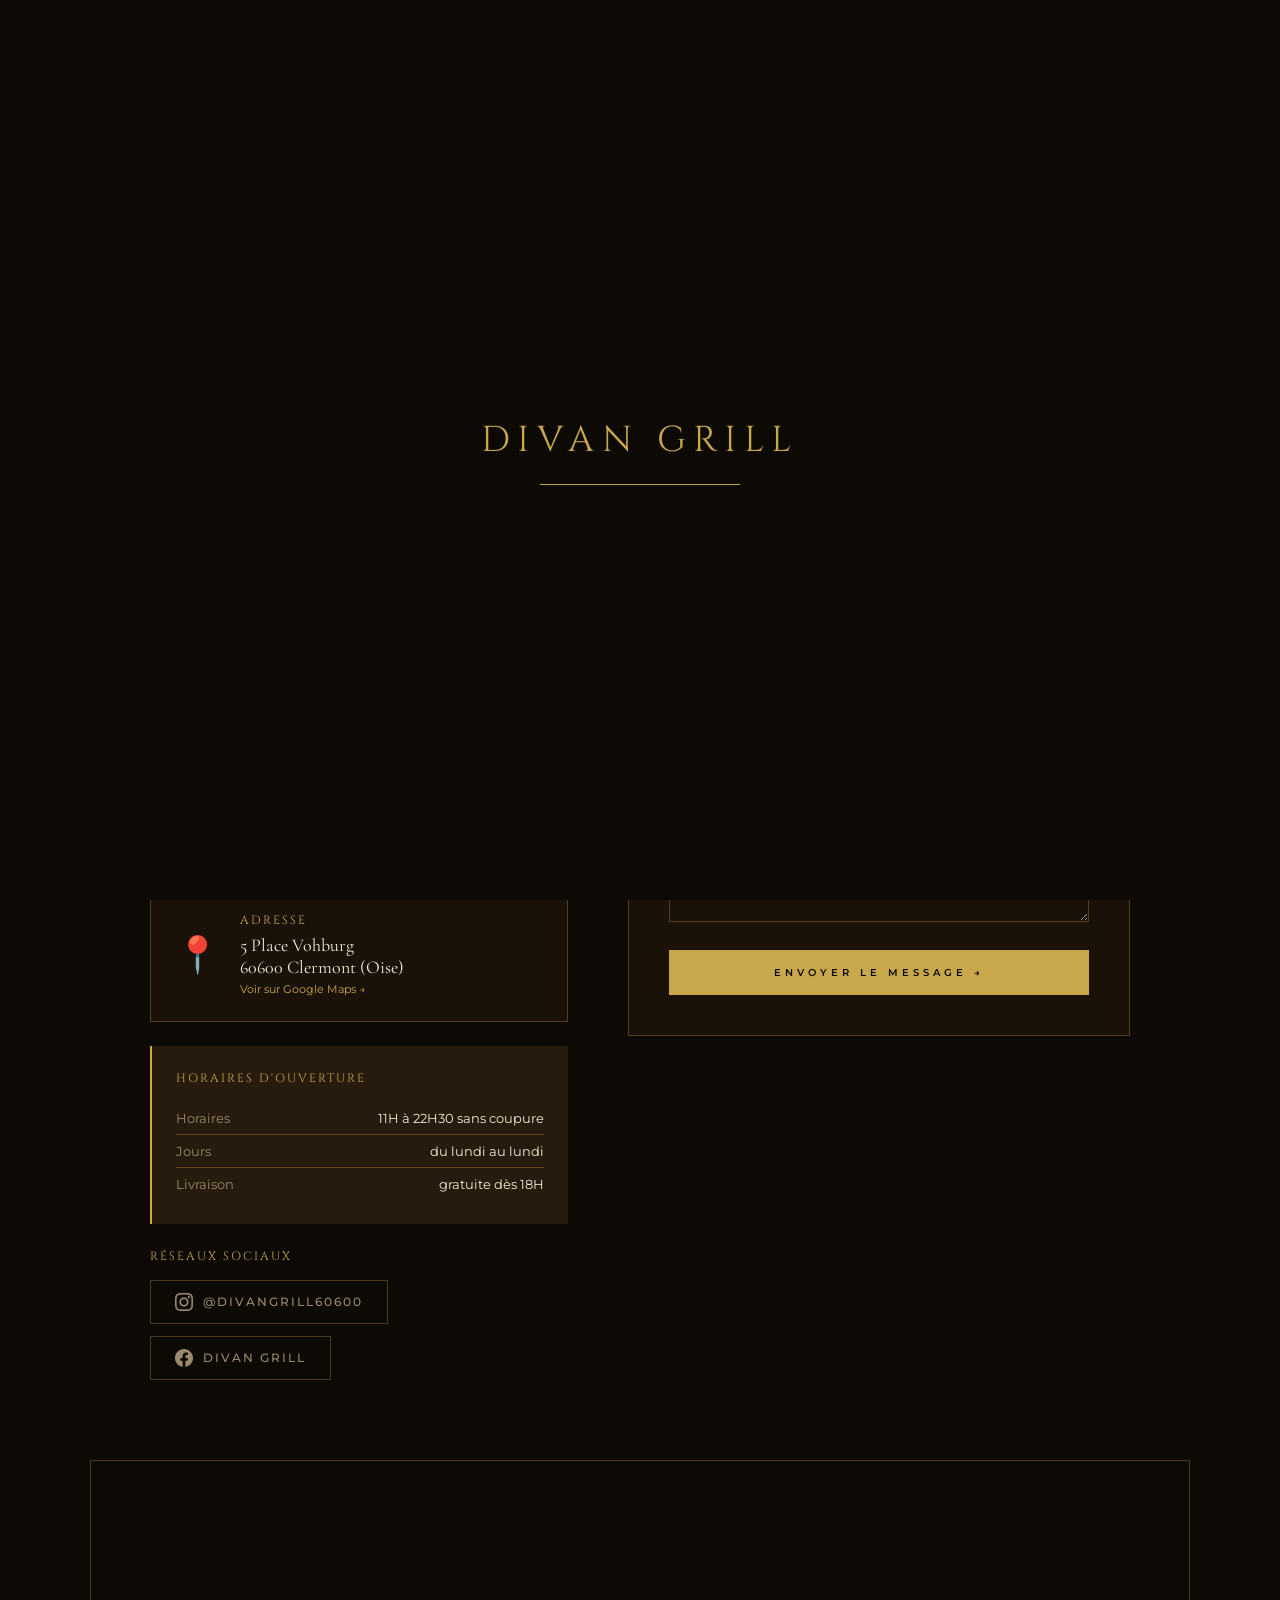
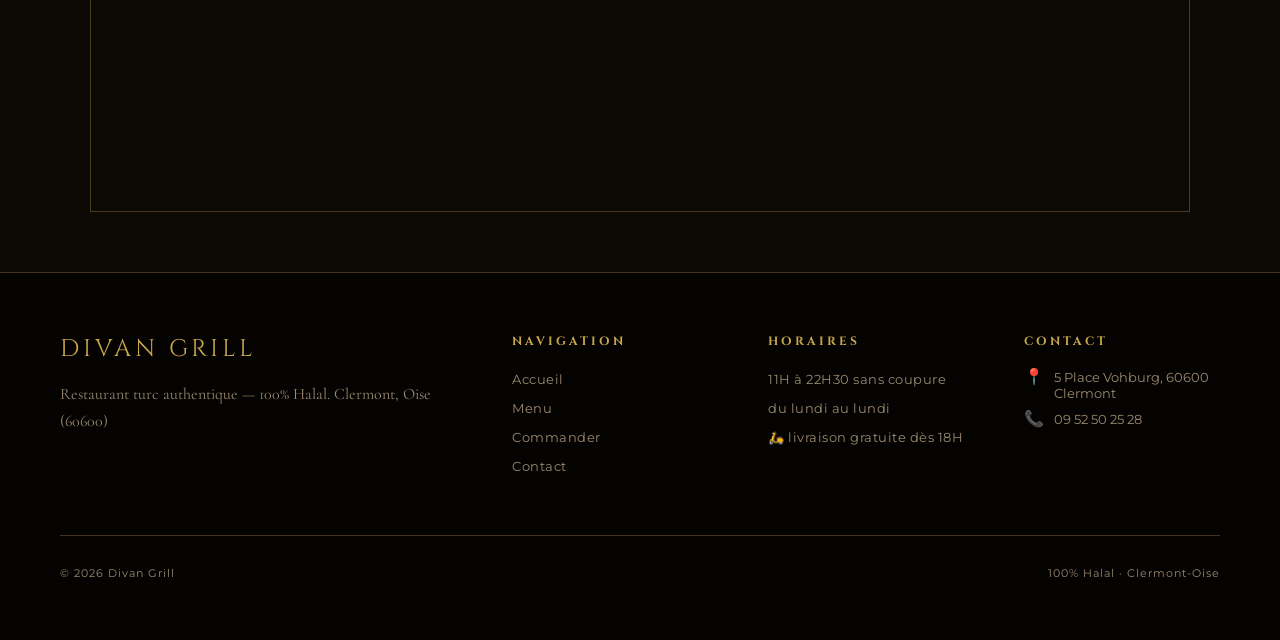
<file: contact.html>
<!DOCTYPE html>
<html lang="fr">
<head>
  <meta charset="UTF-8">
  <meta name="viewport" content="width=device-width, initial-scale=1.0">
  <title>Contact — Divan Grill | Restaurant Turc Clermont</title>
  <meta name="description" content="Contactez Divan Grill à Clermont : téléphone, horaires, adresse et réseaux sociaux. Restaurant turc halal sur place, à emporter et en livraison.">
  <link rel="stylesheet" href="css/style.css">
</head>
<body style="overflow:hidden">

<div class="loader"><div class="loader-logo">DIVAN GRILL</div><div class="loader-line"></div></div>
<div class="cursor"></div>
<div class="cursor-follower"></div>
<div class="overlay-backdrop"></div>

<div class="mobile-nav">
  <button class="mobile-nav-close">✕</button>
  <a href="index.html">Accueil</a>
  <a href="menu.html">Menu</a>
  <a href="commander.html">Commander</a>
  <a href="contact.html">Contact</a>
</div>

<nav>
  <a href="index.html" class="nav-logo">DIVAN GRILL<span>Clermont · Oise</span></a>
  <ul class="nav-links">
    <li><a href="index.html">Accueil</a></li>
    <li><a href="menu.html">Notre Menu</a></li>
    <li><a href="commander.html">Commander</a></li>
    <li><a href="contact.html" style="color:var(--gold)">Contact</a></li>
    <li><a href="commander.html" class="nav-cta">Commander en ligne</a></li>
  </ul>
  <button class="hamburger"><span></span><span></span><span></span></button>
</nav>

<!-- PAGE HERO -->
<div class="page-hero" style="height:40vh;">
  <div class="page-hero-bg" style="background-image:url('https://images.unsplash.com/photo-1555396273-367ea4eb4db5?w=1920&q=60')"></div>
  <div style="position:absolute;inset:0;background:linear-gradient(to bottom,transparent 40%,var(--dark))"></div>
  <div class="page-hero-content fade-up">
    <div class="section-label" style="text-align:center;margin-bottom:12px;">Nous contacter</div>
    <h1>Contact</h1>
    <div class="breadcrumb">
      <a href="index.html">Accueil</a><span>›</span><span>Contact</span>
    </div>
  </div>
</div>

<!-- CONTACT SECTION -->
<section style="padding:80px 60px;max-width:1100px;margin:0 auto;">
  <div style="display:grid;grid-template-columns:1fr 1.2fr;gap:60px;align-items:start;">
    
    <!-- LEFT -->
    <div class="fade-up">
      <div class="section-label">Nous joindre</div>
      <h2 class="section-title" style="margin-bottom:30px;">On est là <em>pour vous</em></h2>
      
      <!-- CONTACT CARDS -->
      <div style="display:flex;flex-direction:column;gap:16px;">
        <div style="background:var(--dark-2);border:1px solid var(--border-gold);padding:24px;display:flex;gap:20px;align-items:center;">
          <div style="font-size:36px;flex-shrink:0;">📞</div>
          <div>
            <div style="font-family:'Cinzel',serif;font-size:12px;letter-spacing:2px;color:var(--gold);margin-bottom:6px;">TÉLÉPHONE</div>
            <a href="tel:+33952502528" style="color:var(--cream);text-decoration:none;font-size:18px;font-family:'Cormorant Garamond',serif;">09 52 50 25 28</a>
            <p style="font-size:11px;color:var(--text-muted);margin-top:4px;">11H à 22H30 sans coupure · du lundi au lundi</p>
          </div>
        </div>

        <div style="background:var(--dark-2);border:1px solid var(--border-gold);padding:24px;display:flex;gap:20px;align-items:center;">
          <div style="font-size:36px;flex-shrink:0;">✉️</div>
          <div>
            <div style="font-family:'Cinzel',serif;font-size:12px;letter-spacing:2px;color:var(--gold);margin-bottom:6px;">EMAIL</div>
            <a href="mailto:contact@divangrill.fr" style="color:var(--cream);text-decoration:none;font-size:18px;font-family:'Cormorant Garamond',serif;">contact@divangrill.fr</a>
            <p style="font-size:11px;color:var(--text-muted);margin-top:4px;">Réponse sous 24h</p>
          </div>
        </div>

        <div style="background:var(--dark-2);border:1px solid var(--border-gold);padding:24px;display:flex;gap:20px;align-items:center;">
          <div style="font-size:36px;flex-shrink:0;">📍</div>
          <div>
            <div style="font-family:'Cinzel',serif;font-size:12px;letter-spacing:2px;color:var(--gold);margin-bottom:6px;">ADRESSE</div>
            <p style="color:var(--cream);font-size:18px;font-family:'Cormorant Garamond',serif;">5 Place Vohburg<br>60600 Clermont (Oise)</p>
            <a href="https://maps.google.com/?q=5+Place+Vohburg+Clermont+60600" target="_blank" style="font-size:11px;color:var(--gold);text-decoration:none;margin-top:4px;display:inline-block;">Voir sur Google Maps →</a>
          </div>
        </div>
      </div>

      <!-- HOURS -->
      <div style="background:var(--dark-3);border-left:2px solid var(--gold);padding:24px;margin-top:24px;">
        <div style="font-family:'Cinzel',serif;font-size:12px;letter-spacing:2px;color:var(--gold);margin-bottom:16px;">HORAIRES D'OUVERTURE</div>
        <table style="width:100%;font-size:13px;color:var(--text-muted);border-collapse:collapse;">
          <tr style="border-bottom:1px solid var(--border-gold);">
            <td style="padding:8px 0;">Horaires</td>
            <td style="text-align:right;color:var(--cream);">11H à 22H30 sans coupure</td>
          </tr>
          <tr style="border-bottom:1px solid var(--border-gold);">
            <td style="padding:8px 0;">Jours</td>
            <td style="text-align:right;color:var(--cream);">du lundi au lundi</td>
          </tr>
          <tr>
            <td style="padding:8px 0;">Livraison</td>
            <td style="text-align:right;color:var(--cream);">gratuite dès 18H</td>
          </tr>
        </table>
      </div>

      <!-- SOCIAL -->
      <div style="margin-top:24px;">
        <div style="font-family:'Cinzel',serif;font-size:12px;letter-spacing:2px;color:var(--gold);margin-bottom:16px;">RÉSEAUX SOCIAUX</div>
        <div style="display:flex;gap:12px;flex-wrap:wrap;">
          <a href="https://www.instagram.com/divangrill60600/" target="_blank" class="social-link">
            <svg width="18" height="18" viewBox="0 0 24 24" fill="currentColor"><path d="M12 2.163c3.204 0 3.584.012 4.85.07 3.252.148 4.771 1.691 4.919 4.919.058 1.265.069 1.645.069 4.849 0 3.205-.012 3.584-.069 4.849-.149 3.225-1.664 4.771-4.919 4.919-1.266.058-1.644.07-4.85.07-3.204 0-3.584-.012-4.849-.07-3.26-.149-4.771-1.699-4.919-4.92-.058-1.265-.07-1.644-.07-4.849 0-3.204.013-3.583.07-4.849.149-3.227 1.664-4.771 4.919-4.919 1.266-.057 1.645-.069 4.849-.069zm0-2.163c-3.259 0-3.667.014-4.947.072-4.358.2-6.78 2.618-6.98 6.98-.059 1.281-.073 1.689-.073 4.948 0 3.259.014 3.668.072 4.948.2 4.358 2.618 6.78 6.98 6.98 1.281.058 1.689.072 4.948.072 3.259 0 3.668-.014 4.948-.072 4.354-.2 6.782-2.618 6.979-6.98.059-1.28.073-1.689.073-4.948 0-3.259-.014-3.667-.072-4.947-.196-4.354-2.617-6.78-6.979-6.98-1.281-.059-1.69-.073-4.949-.073zm0 5.838c-3.403 0-6.162 2.759-6.162 6.162s2.759 6.163 6.162 6.163 6.162-2.759 6.162-6.163c0-3.403-2.759-6.162-6.162-6.162zm0 10.162c-2.209 0-4-1.79-4-4 0-2.209 1.791-4 4-4s4 1.791 4 4c0 2.21-1.791 4-4 4zm6.406-11.845c-.796 0-1.441.645-1.441 1.44s.645 1.44 1.441 1.44c.795 0 1.439-.645 1.439-1.44s-.644-1.44-1.439-1.44z"/></svg>
            @divangrill60600
          </a>
          <a href="https://www.facebook.com/p/Divan-grill-100063733593650/" target="_blank" class="social-link">
            <svg width="18" height="18" viewBox="0 0 24 24" fill="currentColor"><path d="M24 12.073c0-6.627-5.373-12-12-12s-12 5.373-12 12c0 5.99 4.388 10.954 10.125 11.854v-8.385H7.078v-3.47h3.047V9.43c0-3.007 1.792-4.669 4.533-4.669 1.312 0 2.686.235 2.686.235v2.953H15.83c-1.491 0-1.956.925-1.956 1.874v2.25h3.328l-.532 3.47h-2.796v8.385C19.612 23.027 24 18.062 24 12.073z"/></svg>
            Divan Grill
          </a>
        </div>
      </div>
    </div>

    <!-- RIGHT : CONTACT FORM -->
    <div class="fade-up">
      <div style="background:var(--dark-2);border:1px solid var(--border-gold);padding:40px;">
        <div class="section-label" style="margin-bottom:24px;">Envoyez-nous un message</div>
        
        <div id="contact-form">
          <div class="form-row">
            <div class="form-group">
              <label>Prénom *</label>
              <input type="text" class="form-control" id="c-name" placeholder="Votre prénom">
            </div>
            <div class="form-group">
              <label>Téléphone</label>
              <input type="tel" class="form-control" id="c-phone" placeholder="06 XX XX XX XX">
            </div>
          </div>
          
          <div class="form-group">
            <label>Email *</label>
            <input type="email" class="form-control" id="c-email" placeholder="votre@email.fr">
          </div>
          
          <div class="form-group">
            <label>Sujet *</label>
            <select class="form-control" id="c-subject">
              <option value="">Choisir un sujet</option>
              <option>Réservation de groupe (+8 personnes)</option>
              <option>Événement privatisé</option>
              <option>Commande spéciale</option>
              <option>Livraison et zone de livraison</option>
              <option>Question générale</option>
              <option>Autre</option>
            </select>
          </div>
          
          <div class="form-group">
            <label>Message *</label>
            <textarea class="form-control" id="c-message" rows="5" placeholder="Votre message..." style="resize:vertical;"></textarea>
          </div>
          
          <button class="btn-primary" style="width:100%;" onclick="submitContact()">
            Envoyer le message →
          </button>
        </div>
        
        <div class="form-success" id="contact-success">
          <span class="success-icon">✓</span>
          <h3>Message envoyé !</h3>
          <p>Merci de nous avoir contactés. Nous vous répondrons dans les plus brefs délais.</p>
        </div>
      </div>
    </div>
  </div>
</section>

<!-- MAP -->
<section style="padding:0 60px 60px;">
  <div style="max-width:1100px;margin:0 auto;">
    <div style="border:1px solid var(--border-gold);overflow:hidden;" class="fade-up">
      <iframe 
        src="https://www.google.com/maps/embed?pb=!1m18!1m12!1m3!1d2614.8!2d2.4197!3d49.3820!2m3!1f0!2f0!3f0!3m2!1i1024!2i768!4f13.1!3m3!1m2!1s0x0%3A0x0!2zNDnCsDIyJzU1LjIiTiAywrAyNScxMC45IkU!5e0!3m2!1sfr!2sfr!4v1620000000000!5m2!1sfr!2sfr"
        width="100%" height="350" style="border:0;display:block;filter:grayscale(80%) invert(90%) contrast(1.1);" allowfullscreen loading="lazy">
      </iframe>
    </div>
  </div>
</section>

<!-- FOOTER -->
<footer>
  <div class="footer-grid">
    <div>
      <span class="footer-logo">DIVAN GRILL</span>
      <p class="footer-desc">Restaurant turc authentique — 100% Halal. Clermont, Oise (60600)</p>
    </div>
    <div class="footer-col">
      <h4>Navigation</h4>
      <ul>
        <li><a href="index.html">Accueil</a></li>
        <li><a href="menu.html">Menu</a></li>
        <li><a href="commander.html">Commander</a></li>
        <li><a href="contact.html">Contact</a></li>
      </ul>
    </div>
    <div class="footer-col">
      <h4>Horaires</h4>
      <ul>
        <li><a>11H à 22H30 sans coupure</a></li>
        <li><a>du lundi au lundi</a></li>
        <li><a>🛵 livraison gratuite dès 18H</a></li>
      </ul>
    </div>
    <div class="footer-col">
      <h4>Contact</h4>
      <div class="footer-info-item"><span>📍</span>5 Place Vohburg, 60600 Clermont</div>
      <div class="footer-info-item"><span>📞</span>09 52 50 25 28</div>
    </div>
  </div>
  <div class="footer-bottom">
    <p>© 2026 Divan Grill</p>
    <p>100% Halal · Clermont-Oise</p>
  </div>
</footer>

<script src="js/main.js"></script>
<script>
function submitContact() {
  const name = document.getElementById('c-name').value;
  const email = document.getElementById('c-email').value;
  const subject = document.getElementById('c-subject').value;
  const message = document.getElementById('c-message').value;
  
  if (!name || !email || !subject || !message) {
    showNotification('Champs requis', 'Veuillez remplir tous les champs obligatoires');
    return;
  }
  
  document.getElementById('contact-form').style.display = 'none';
  document.getElementById('contact-success').style.display = 'block';
  showNotification('Message envoyé !', 'Nous vous répondrons très bientôt');
}
</script>
</body>
</html>
</file>
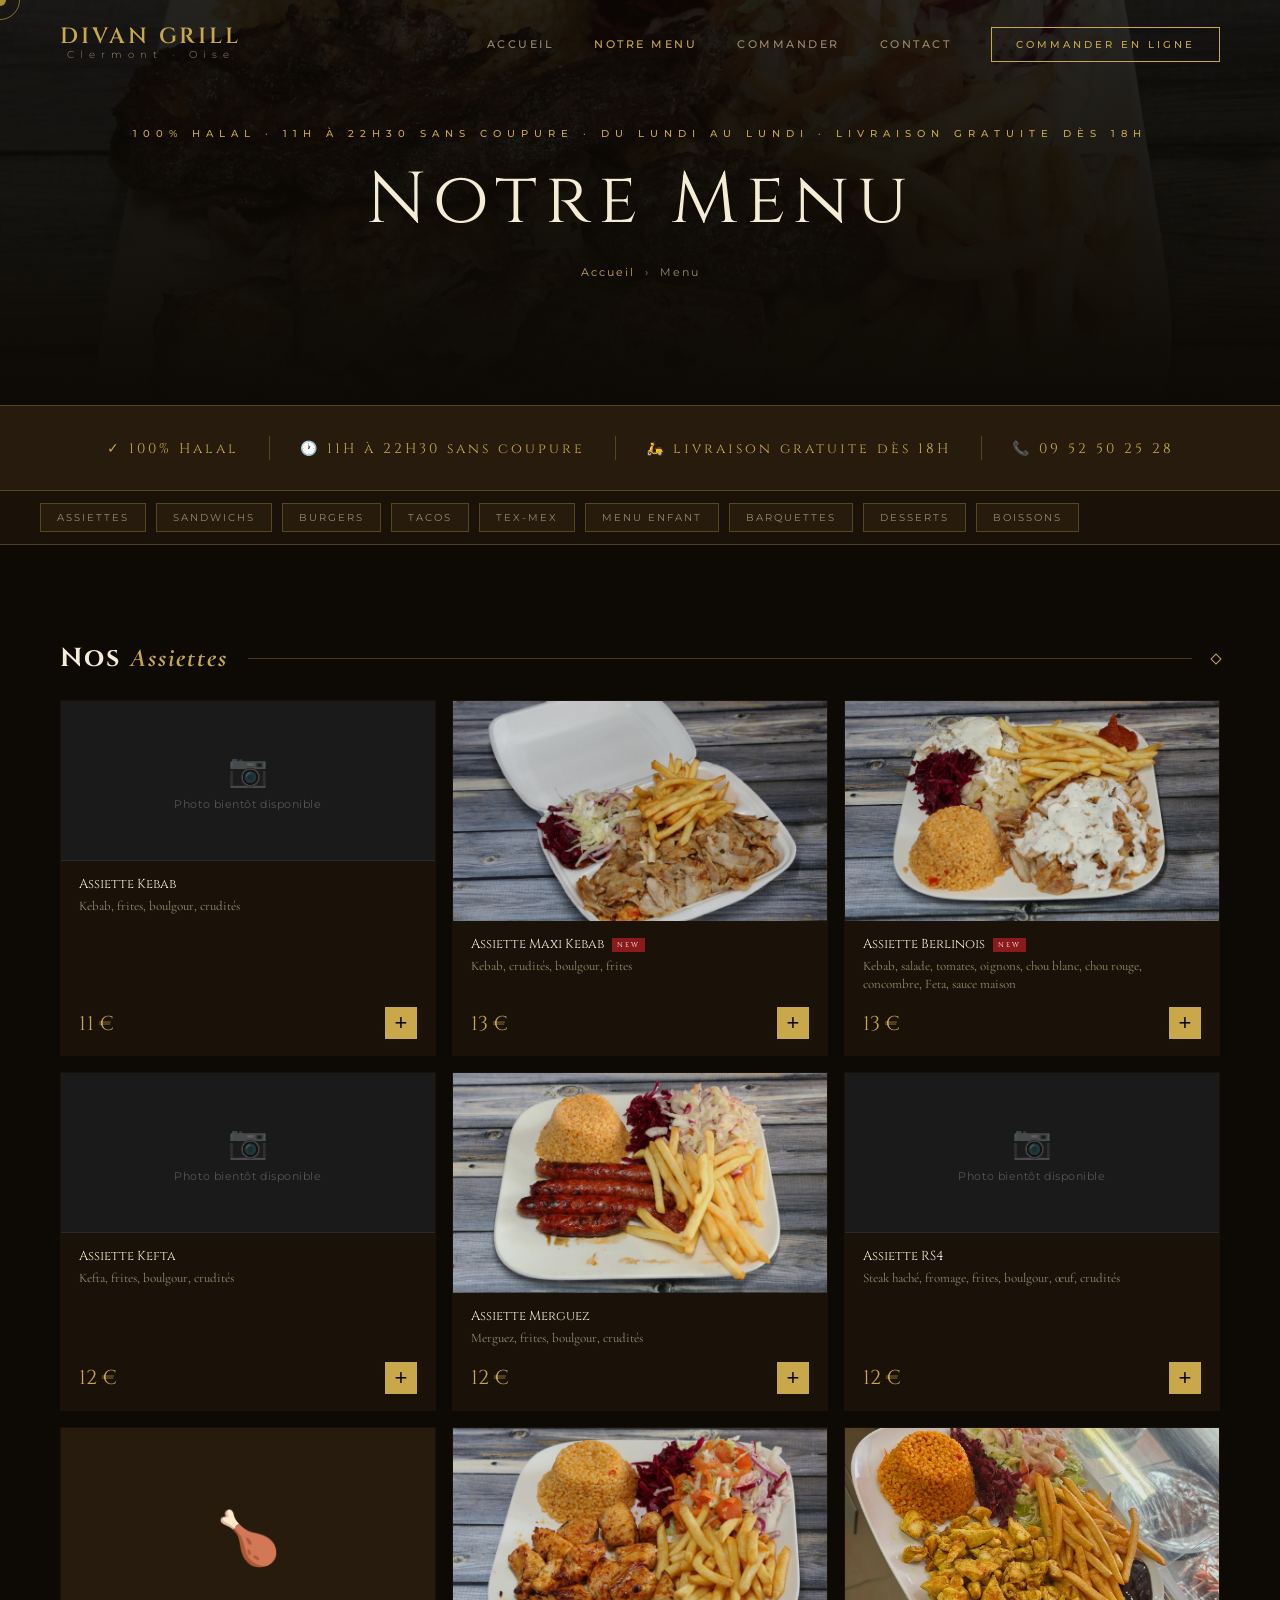
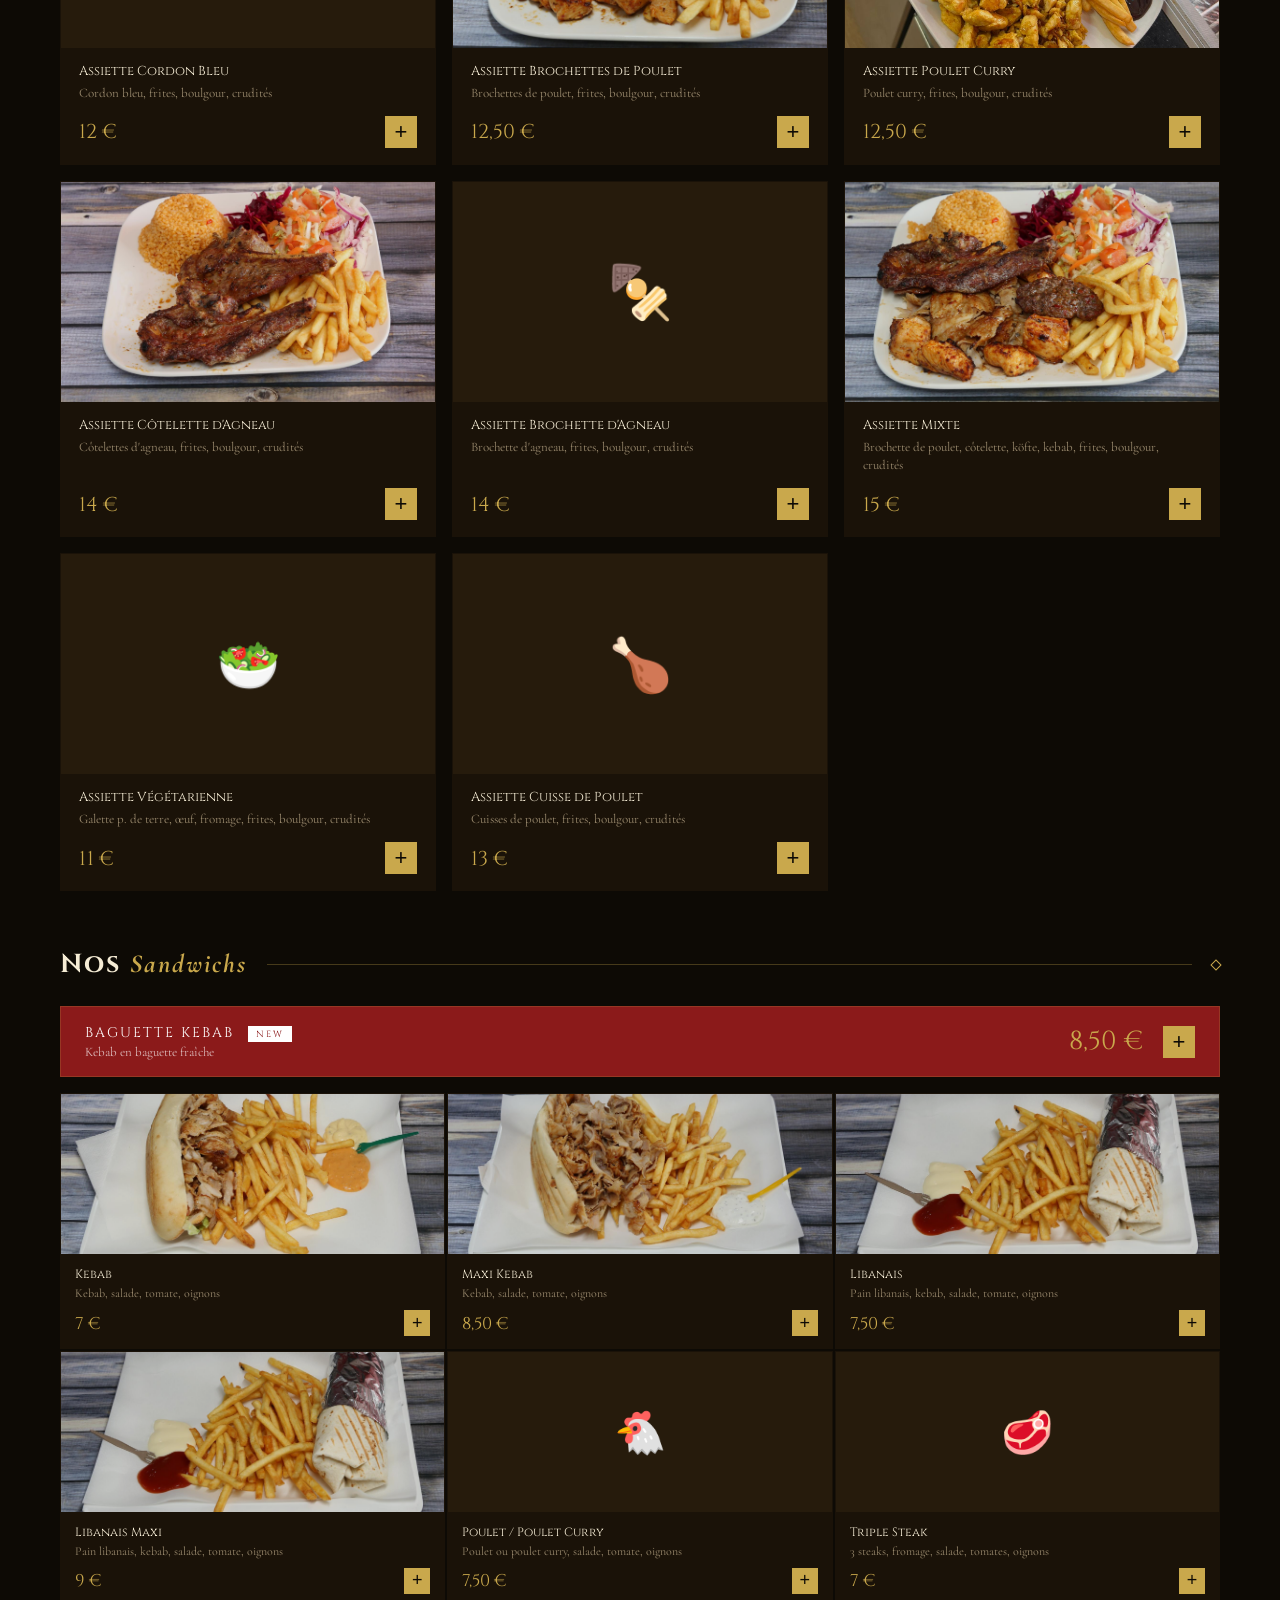
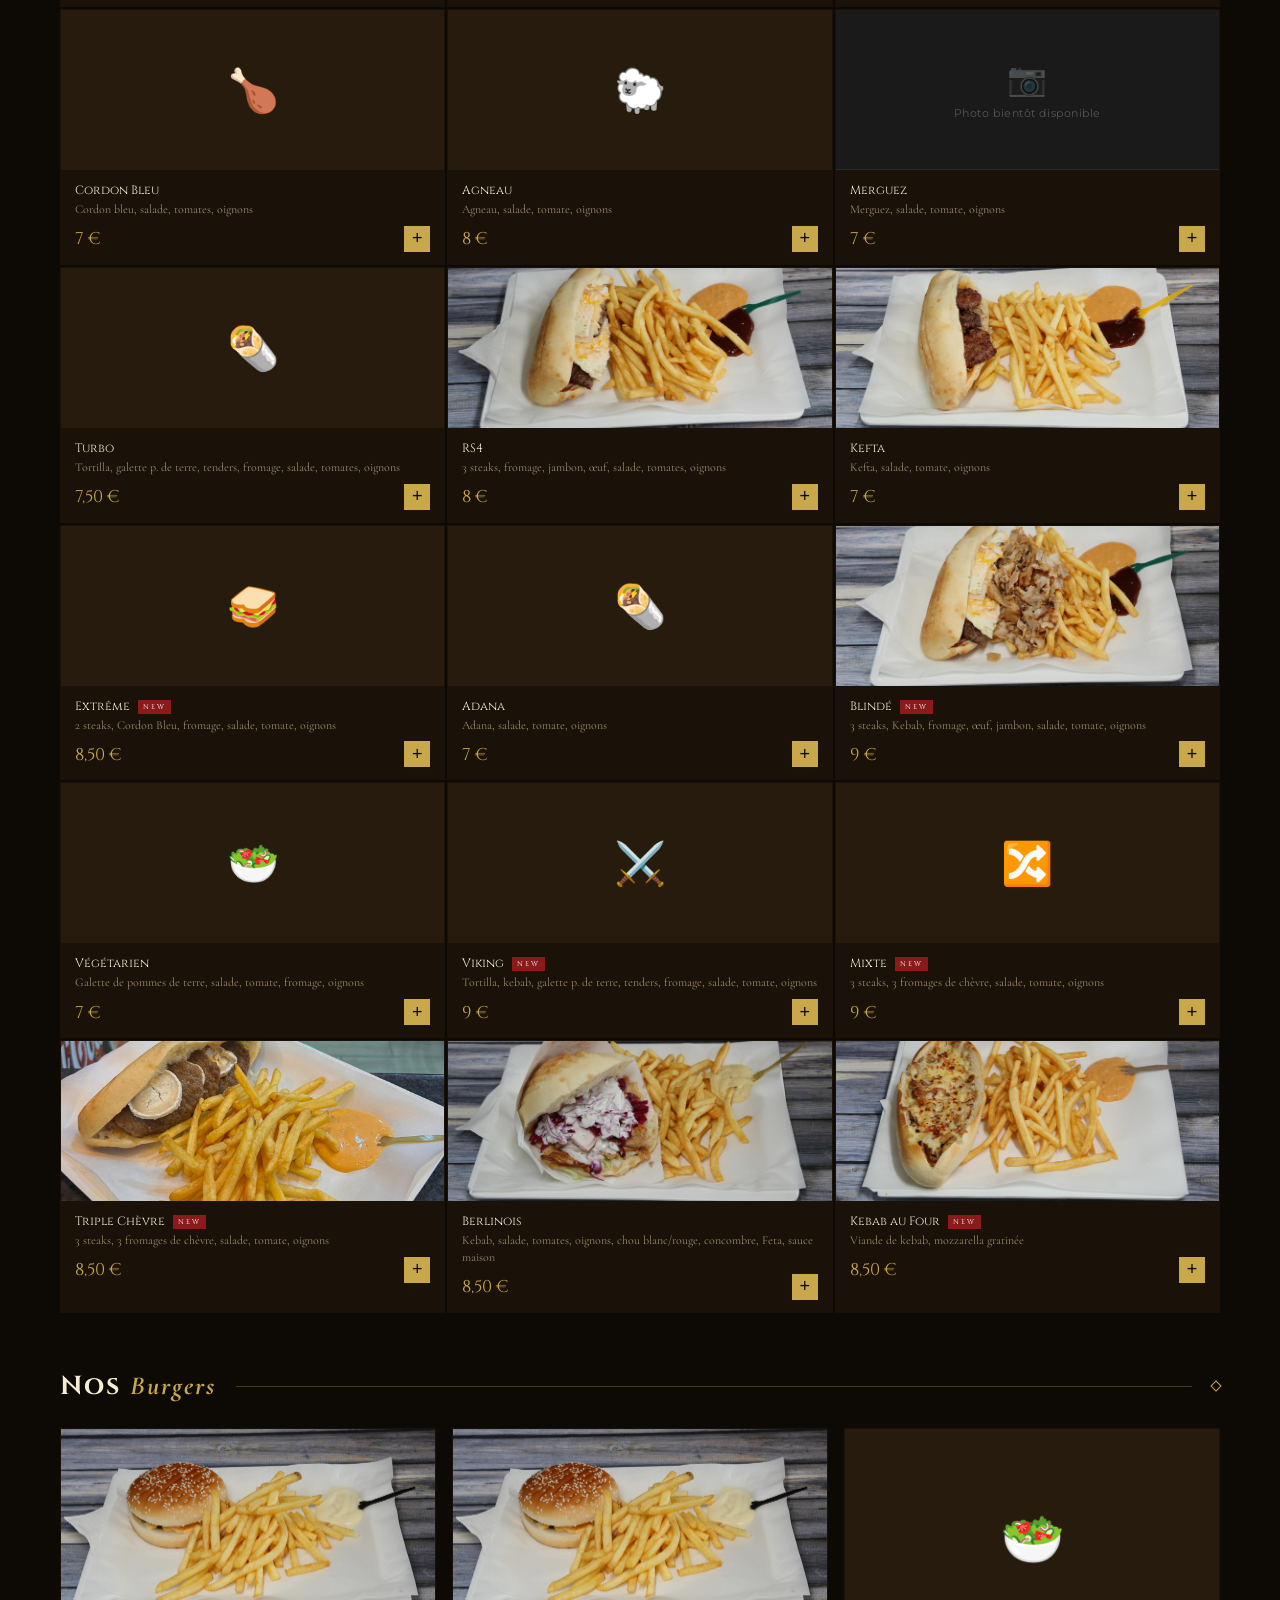
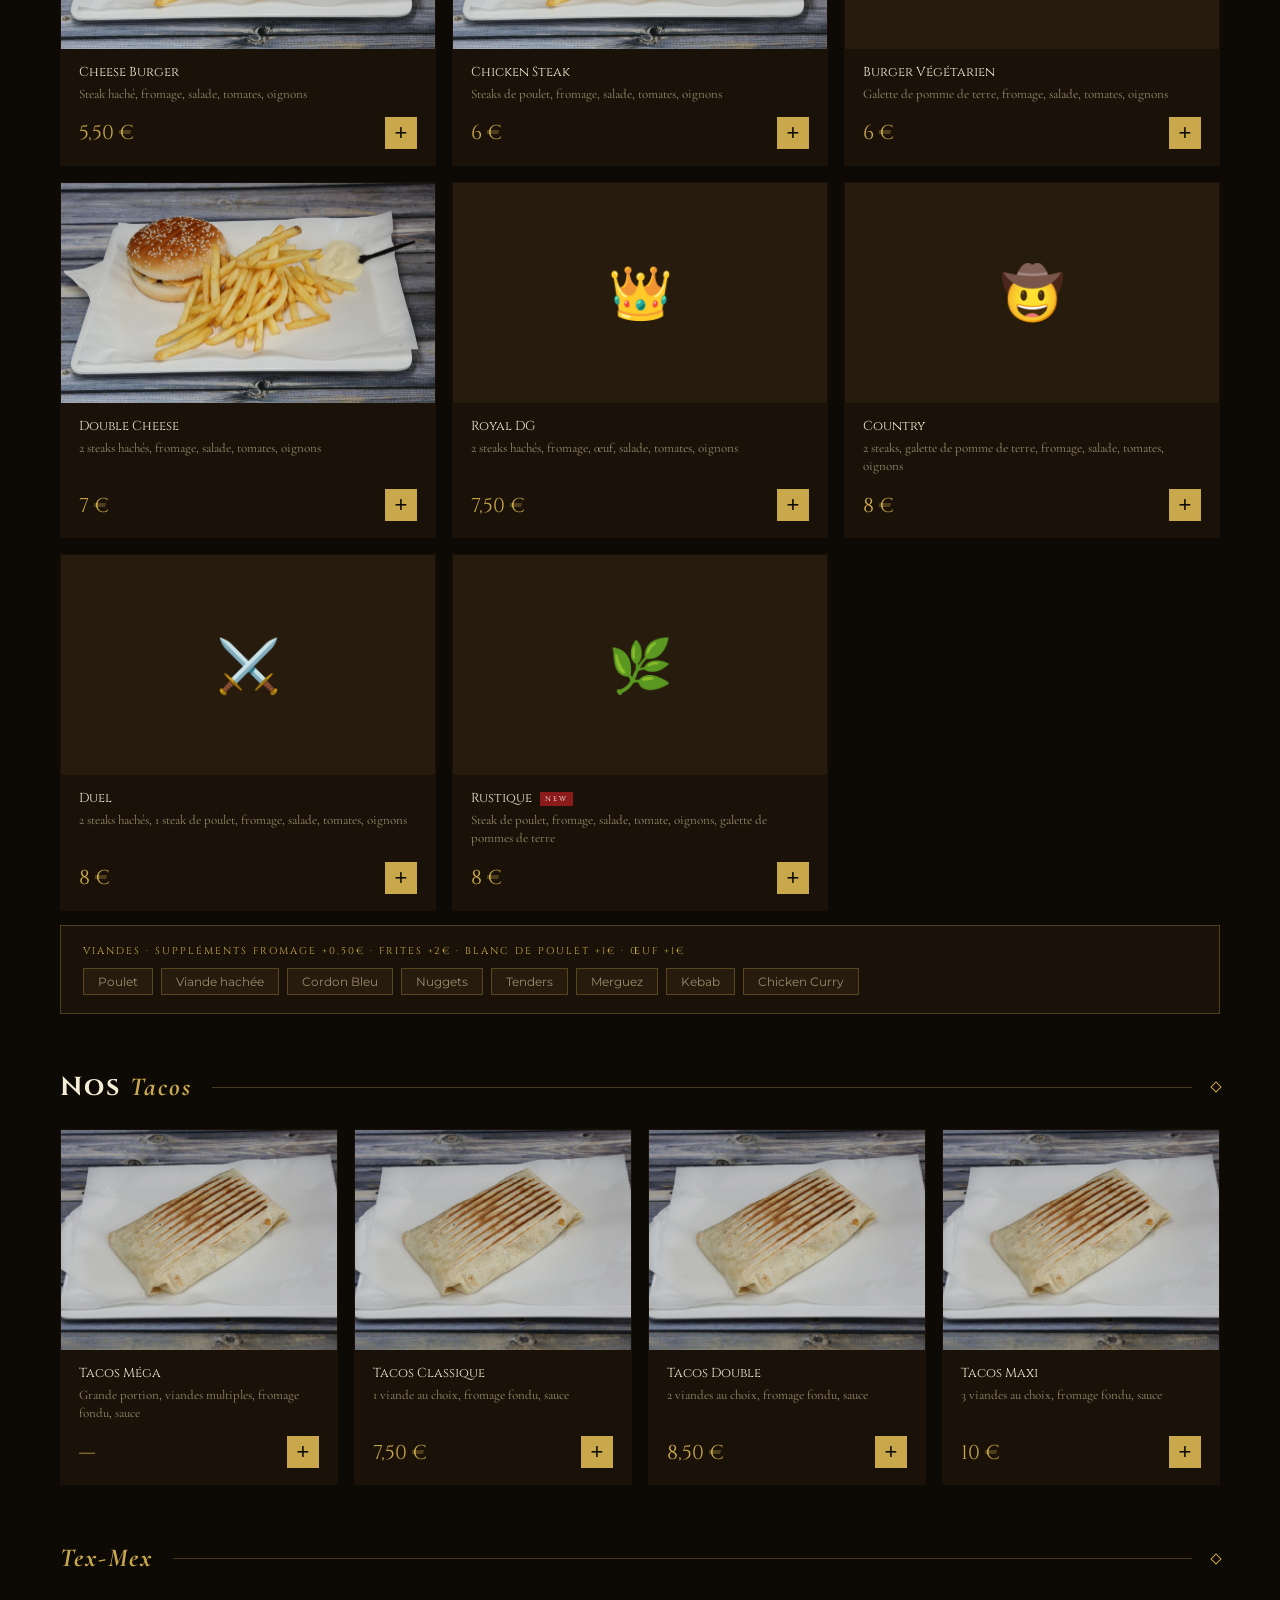
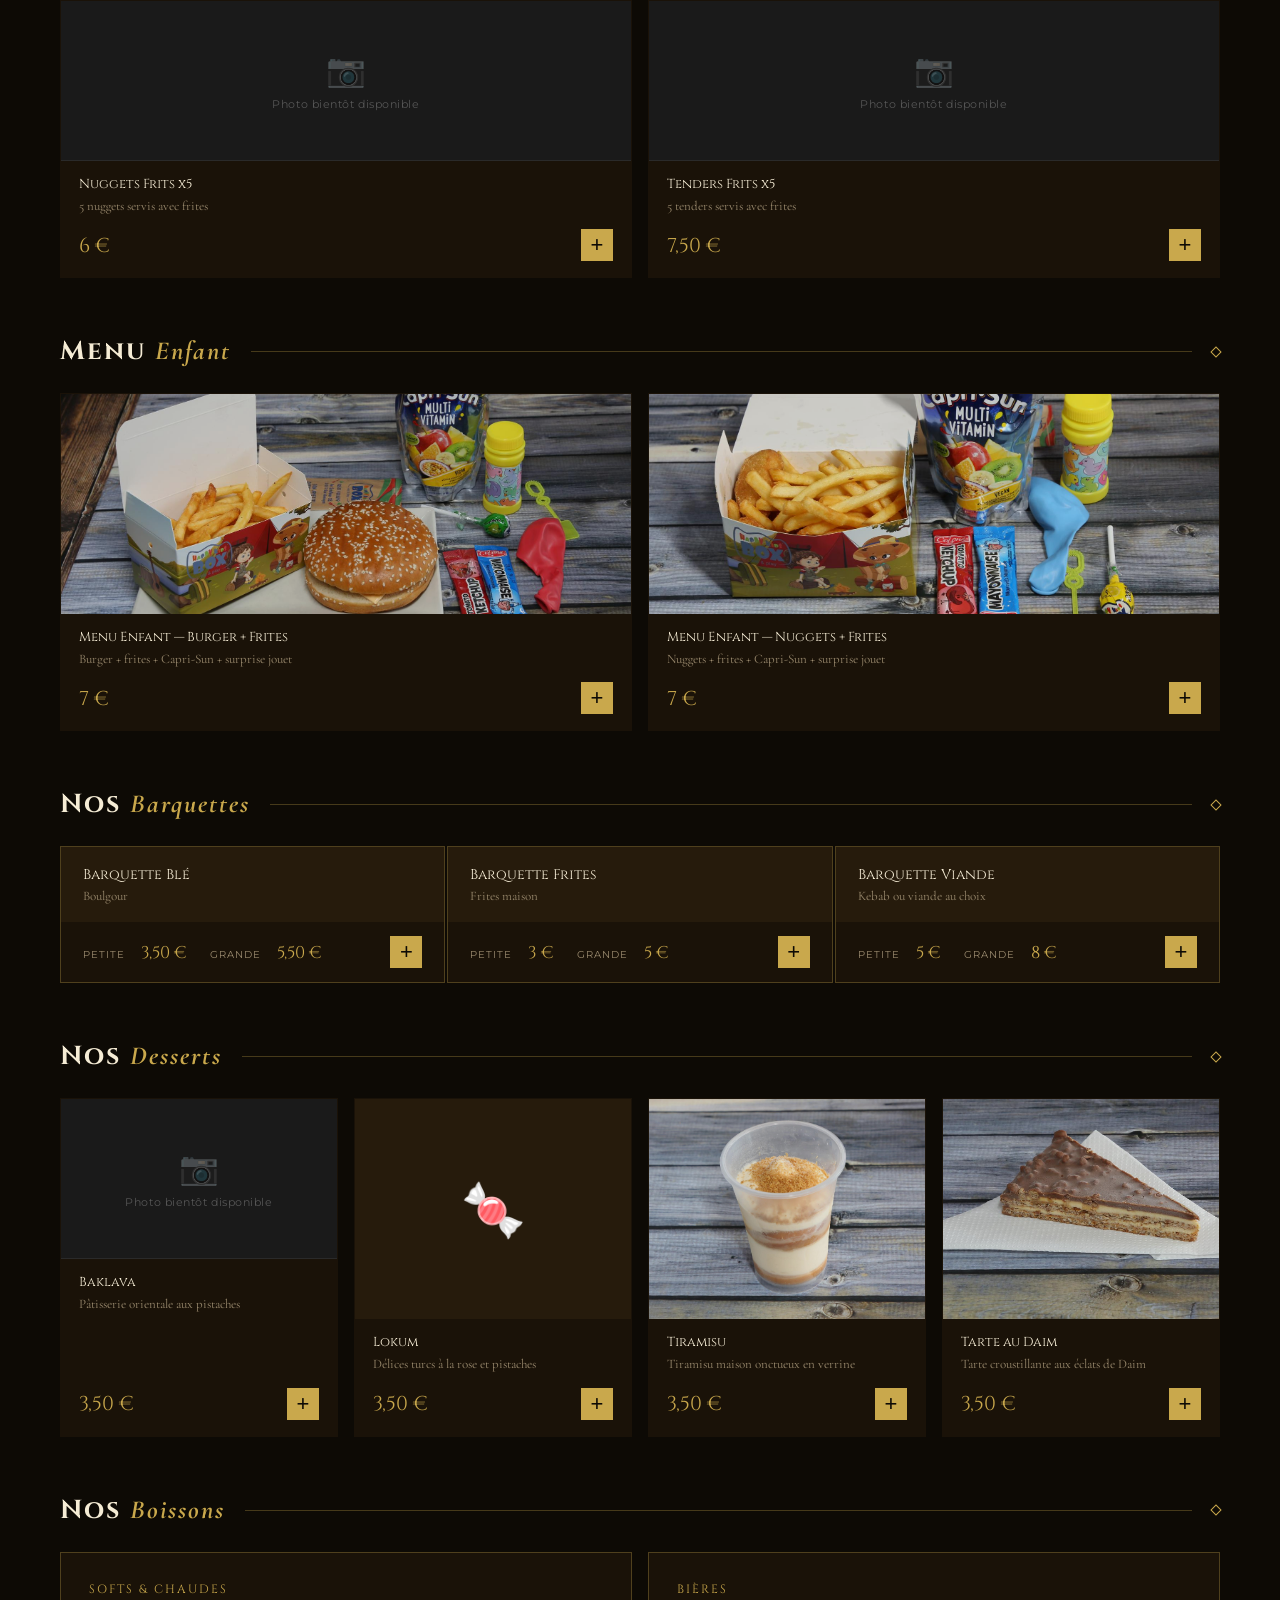
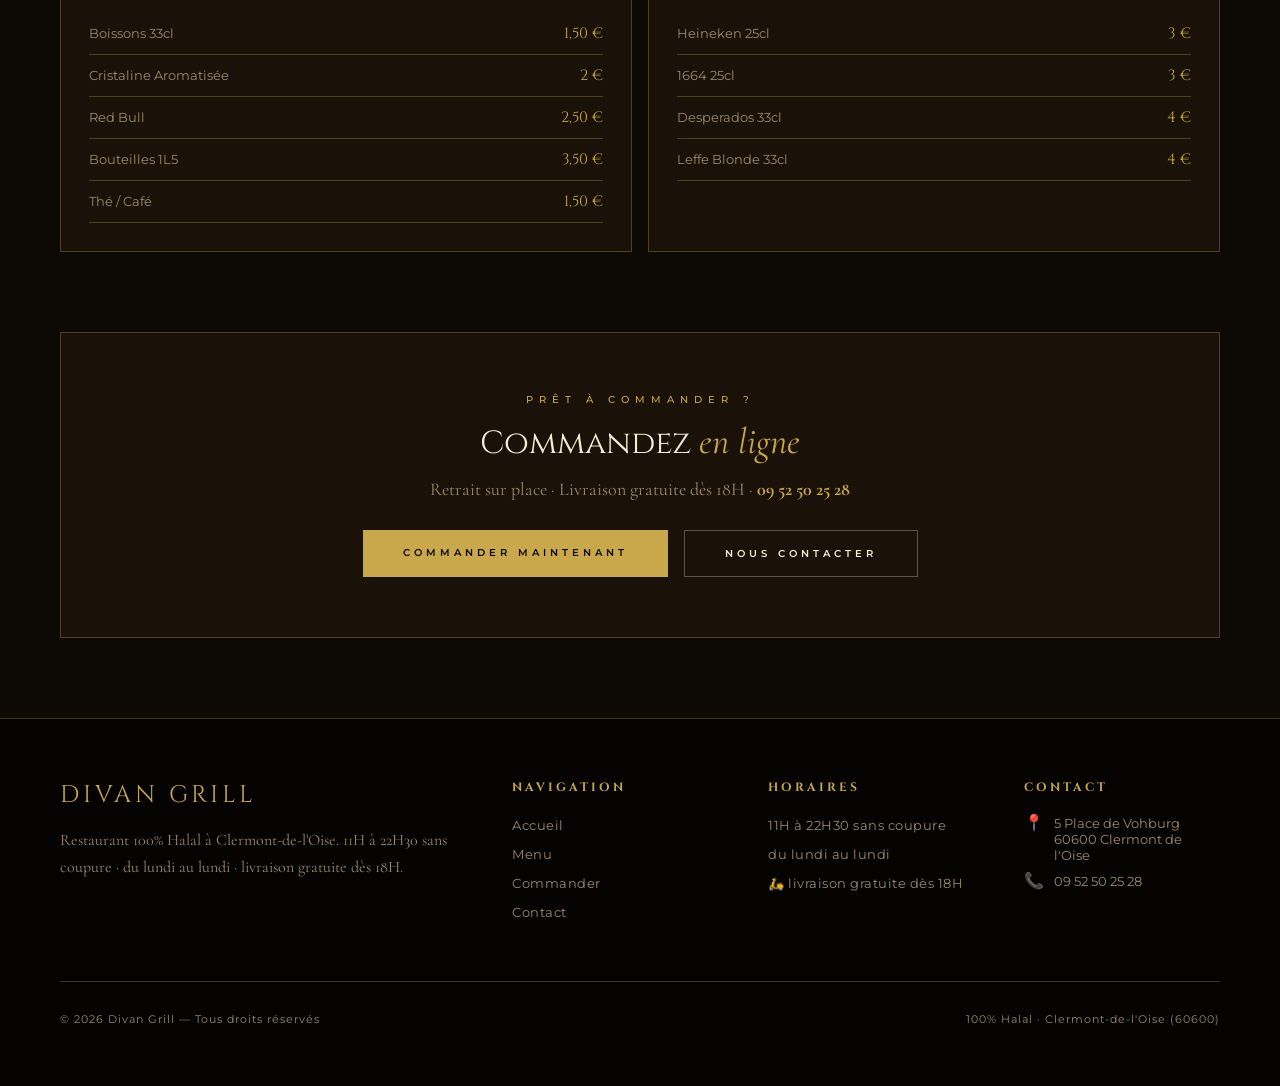
<file: menu.html>
<!DOCTYPE html>
<html lang="fr">
<head>
  <meta charset="UTF-8">
  <meta name="viewport" content="width=device-width, initial-scale=1.0">
  <title>Menu — Divan Grill | Clermont-de-l'Oise</title>
  <meta name="description" content="Découvrez le menu Divan Grill à Clermont : assiettes, kebabs, grillades, burgers, tacos, desserts et boissons. Cuisine turque halal sur place, à emporter ou en livraison.">
  <link rel="stylesheet" href="css/style.css">
  <style>
    /* ── QUICK NAV ── */
    .quick-nav { background:var(--dark-2); border-bottom:1px solid var(--border-gold); padding:12px 40px; overflow-x:auto; white-space:nowrap; }
    .quick-nav a { display:inline-block; padding:7px 16px; background:var(--dark-3); border:1px solid var(--border-gold); color:var(--text-muted); text-decoration:none; font-size:10px; letter-spacing:2px; text-transform:uppercase; transition:all .3s; margin-right:6px; }
    .quick-nav a:hover { color:var(--gold); border-color:var(--gold); }

    /* ── CATEGORY HEADER ── */
    .cat-header { display:flex; align-items:center; gap:20px; margin:56px 0 24px; }
    .cat-header h2 { font-family:'Cinzel',serif; font-size:26px; color:var(--cream); white-space:nowrap; letter-spacing:2px; }
    .cat-header h2 em { font-style:italic; color:var(--gold); font-family:'Cormorant Garamond',serif; }
    .cat-line { flex:1; height:1px; background:var(--border-gold); }

    /* ── PHOTO CARD (large grid) ── */
    .pg3 { display:grid; grid-template-columns:repeat(3,1fr); gap:16px; }
    .pg4 { display:grid; grid-template-columns:repeat(4,1fr); gap:16px; }
    .pg2 { display:grid; grid-template-columns:repeat(2,1fr); gap:16px; }
    @media(max-width:900px){ .pg3,.pg4{ grid-template-columns:repeat(2,1fr); } }
    @media(max-width:560px){ .pg3,.pg4,.pg2{ grid-template-columns:1fr; } }

    .pcard { background:var(--dark-2); border:1px solid transparent; transition:border-color .3s; overflow:hidden; display:flex; flex-direction:column; }
    .pcard:hover { border-color:var(--border-gold); }
    .pcard img { width:100%; height:220px; object-fit:cover; display:block; transition:transform .4s; filter:brightness(.9); }
    .pcard:hover img { transform:scale(1.05); filter:brightness(1); }
    .pcard .ph { height:220px; background:var(--dark-3); display:flex; align-items:center; justify-content:center; font-size:52px; }
    .pcard-body { padding:14px 18px 16px; flex:1; display:flex; flex-direction:column; gap:4px; }
    .pcard-name { font-family:'Cinzel',serif; font-size:13px; color:var(--cream); }
    .pcard-desc { font-family:'Cormorant Garamond',serif; font-size:13px; color:var(--text-muted); line-height:1.4; flex:1; }
    .pcard-foot { display:flex; align-items:center; justify-content:space-between; margin-top:10px; }
    .pcard-price { font-family:'Cinzel',serif; font-size:20px; color:var(--gold); }
    .pcard-add { background:var(--gold); color:var(--dark); border:none; width:32px; height:32px; font-size:22px; cursor:pointer; display:flex; align-items:center; justify-content:center; transition:all .2s; }
    .pcard-add:hover { background:var(--gold-light); transform:scale(1.1); }

    /* ── SANDWICH CARD (smaller) ── */
    .sg { display:grid; grid-template-columns:repeat(3,1fr); gap:2px; }
    @media(max-width:900px){ .sg{ grid-template-columns:repeat(2,1fr); } }
    @media(max-width:560px){ .sg{ grid-template-columns:1fr; } }

    .scard { background:var(--dark-2); border:1px solid transparent; transition:border-color .3s; overflow:hidden; }
    .scard:hover { border-color:var(--border-gold); }
    .scard img { width:100%; height:160px; object-fit:cover; display:block; transition:transform .4s; filter:brightness(.9); }
    .scard:hover img { transform:scale(1.04); filter:brightness(1); }
    .scard .sh { height:160px; background:var(--dark-3); display:flex; align-items:center; justify-content:center; font-size:42px; }
    .scard-body { padding:12px 14px; }
    .scard-name { font-family:'Cinzel',serif; font-size:12px; color:var(--cream); margin-bottom:3px; }
    .scard-desc { font-family:'Cormorant Garamond',serif; font-size:12px; color:var(--text-muted); line-height:1.4; margin-bottom:8px; }
    .scard-foot { display:flex; justify-content:space-between; align-items:center; }
    .scard-price { font-family:'Cinzel',serif; font-size:17px; color:var(--gold); }
    .scard-add { background:var(--gold); color:var(--dark); border:none; width:26px; height:26px; font-size:18px; cursor:pointer; display:flex; align-items:center; justify-content:center; transition:all .2s; }
    .scard-add:hover { background:var(--gold-light); }
    .ntag { display:inline-block; background:var(--red-turkish); color:white; font-size:7px; letter-spacing:2px; padding:2px 5px; text-transform:uppercase; margin-left:5px; vertical-align:middle; }

    /* ── BAGUETTE BANNER ── */
    .bag-banner { background:var(--red-turkish); border:1px solid rgba(201,168,76,.2); padding:16px 24px; display:flex; align-items:center; gap:20px; margin-bottom:16px; }
    .bag-banner-title { font-family:'Cinzel',serif; font-size:14px; color:white; letter-spacing:2px; }
    .bag-banner-desc { font-family:'Cormorant Garamond',serif; font-size:13px; color:rgba(255,255,255,.7); margin-top:2px; }
    .bag-banner-price { margin-left:auto; font-family:'Cinzel',serif; font-size:26px; color:var(--gold); }

    /* ── PRICE TABLE ── */
    .ptable { width:100%; border-collapse:collapse; }
    .ptable tr { border-bottom:1px solid var(--border-gold); }
    .ptable td { padding:10px 0; font-size:13px; color:var(--text-muted); }
    .ptable td:last-child { text-align:right; font-family:'Cinzel',serif; color:var(--gold); font-size:15px; }

    /* ── BARQUETTES ── */
    .barg { display:grid; grid-template-columns:repeat(3,1fr); gap:2px; }
    @media(max-width:700px){ .barg{ grid-template-columns:1fr; } }
    .barg-card { background:var(--dark-2); border:1px solid var(--border-gold); overflow:hidden; }
    .barg-head { padding:18px 22px; background:var(--dark-3); }
    .barg-name { font-family:'Cinzel',serif; font-size:14px; color:var(--cream); margin-bottom:4px; }
    .barg-sub { font-family:'Cormorant Garamond',serif; font-size:13px; color:var(--text-muted); }
    .barg-foot { padding:14px 22px; display:flex; justify-content:space-between; align-items:center; flex-wrap:wrap; gap:8px; }
    .barg-prices { display:flex; gap:12px; align-items:baseline; }
    .barg-label { font-size:10px; color:var(--text-muted); text-transform:uppercase; letter-spacing:1px; margin-right:4px; }
    .barg-val { font-family:'Cinzel',serif; font-size:17px; color:var(--gold); }

    /* ── SUPPLEMENTS ── */
    .supp-chips { display:flex; flex-wrap:wrap; gap:8px; margin-top:10px; }
    .supp-chip { background:var(--dark-3); border:1px solid var(--border-gold); padding:5px 14px; font-size:12px; color:var(--text-muted); }
    .supp-chip strong { color:var(--gold); }

    /* ── WRAP ── */
    .menu-wrap { max-width:1300px; margin:0 auto; padding:40px 60px 80px; }
    @media(max-width:768px){ .menu-wrap{ padding:24px 20px 60px; } }
  </style>
</head>
<body style="overflow:hidden">

<div class="loader"><div class="loader-logo">DIVAN GRILL</div><div class="loader-line"></div></div>
<div class="cursor"></div>
<div class="cursor-follower"></div>
<div class="overlay-backdrop"></div>

<div class="mobile-nav">
  <button class="mobile-nav-close">✕</button>
  <a href="index.html">Accueil</a>
  <a href="menu.html">Menu</a>
  <a href="commander.html">Commander</a>
  <a href="contact.html">Contact</a>
</div>

<nav>
  <a href="index.html" class="nav-logo">DIVAN GRILL<span>Clermont · Oise</span></a>
  <ul class="nav-links">
    <li><a href="index.html">Accueil</a></li>
    <li><a href="menu.html" style="color:var(--gold)">Notre Menu</a></li>
    <li><a href="commander.html">Commander</a></li>
    <li><a href="contact.html">Contact</a></li>
    <li><a href="commander.html" class="nav-cta">Commander en ligne</a></li>
  </ul>
  <button class="hamburger"><span></span><span></span><span></span></button>
</nav>

<div class="page-hero">
  <div class="page-hero-bg" style="background-image:url('images/assiette_mixte.jpeg')"></div>
  <div style="position:absolute;inset:0;background:linear-gradient(to bottom,rgba(13,10,5,.55) 0%,var(--dark) 100%)"></div>
  <div class="page-hero-content fade-up">
    <div class="section-label" style="text-align:center;margin-bottom:12px;">100% Halal · 11H à 22H30 sans coupure · du lundi au lundi · livraison gratuite dès 18H</div>
    <h1>Notre Menu</h1>
    <div class="breadcrumb"><a href="index.html">Accueil</a><span>›</span><span>Menu</span></div>
  </div>
</div>

<div class="halal-banner">
  <div class="halal-badge">✓ 100% Halal</div>
  <div style="width:1px;height:24px;background:var(--border-gold)"></div>
  <div class="halal-badge">🕐 11H à 22H30 sans coupure</div>
  <div style="width:1px;height:24px;background:var(--border-gold)"></div>
  <div class="halal-badge">🛵 livraison gratuite dès 18H</div>
  <div style="width:1px;height:24px;background:var(--border-gold)"></div>
  <div class="halal-badge">📞 09 52 50 25 28</div>
</div>

<div class="quick-nav">
  <a href="#assiettes">Assiettes</a>
  <a href="#sandwichs">Sandwichs</a>
  <a href="#burgers">Burgers</a>
  <a href="#tacos">Tacos</a>
  <a href="#texmex">Tex-Mex</a>
  <a href="#enfant">Menu Enfant</a>
  <a href="#barquettes">Barquettes</a>
  <a href="#desserts">Desserts</a>
  <a href="#boissons">Boissons</a>
</div>

<div class="menu-wrap">

  <!-- ═══════════════ ASSIETTES ═══════════════ -->
  <div id="assiettes" class="cat-header fade-up">
    <h2>Nos <em>Assiettes</em></h2><div class="cat-line"></div><div class="divider-diamond"></div>
  </div>

  <div class="pg3">
    <div class="pcard fade-up">
      <div class="no-photo-box"><span>📷</span><p>Photo bientôt disponible</p></div>
      <div class="pcard-body"><div class="pcard-name">Assiette Kebab</div><div class="pcard-desc">Kebab, frites, boulgour, crudités</div><div class="pcard-foot"><div class="pcard-price">11 €</div><button class="pcard-add" onclick="addToCart('Assiette Kebab',11,'')">+</button></div></div>
    </div>
    <div class="pcard fade-up">
      <img src="images/assiette_maxi_kebab.jpeg" alt="Assiette Maxi Kebab">
      <div class="pcard-body"><div class="pcard-name">Assiette Maxi Kebab <span class="ntag">New</span></div><div class="pcard-desc">Kebab, crudités, boulgour, frites</div><div class="pcard-foot"><div class="pcard-price">13 €</div><button class="pcard-add" onclick="addToCart('Assiette Maxi Kebab',13,'')">+</button></div></div>
    </div>
    <div class="pcard fade-up">
      <img src="images/assiette_berlinois.jpeg" alt="Assiette Berlinois">
      <div class="pcard-body"><div class="pcard-name">Assiette Berlinois <span class="ntag">New</span></div><div class="pcard-desc">Kebab, salade, tomates, oignons, chou blanc, chou rouge, concombre, Feta, sauce maison</div><div class="pcard-foot"><div class="pcard-price">13 €</div><button class="pcard-add" onclick="addToCart('Assiette Berlinois',13,'')">+</button></div></div>
    </div>
    <div class="pcard fade-up">
      <div class="no-photo-box"><span>📷</span><p>Photo bientôt disponible</p></div>
      <div class="pcard-body"><div class="pcard-name">Assiette Kefta</div><div class="pcard-desc">Kefta, frites, boulgour, crudités</div><div class="pcard-foot"><div class="pcard-price">12 €</div><button class="pcard-add" onclick="addToCart('Assiette Kefta',12,'')">+</button></div></div>
    </div>
    <div class="pcard fade-up">
      <img src="images/assiette_merguez.jpeg" alt="Assiette Merguez">
      <div class="pcard-body"><div class="pcard-name">Assiette Merguez</div><div class="pcard-desc">Merguez, frites, boulgour, crudités</div><div class="pcard-foot"><div class="pcard-price">12 €</div><button class="pcard-add" onclick="addToCart('Assiette Merguez',12,'')">+</button></div></div>
    </div>
    <div class="pcard fade-up">
      <div class="no-photo-box"><span>📷</span><p>Photo bientôt disponible</p></div>
      <div class="pcard-body"><div class="pcard-name">Assiette RS4</div><div class="pcard-desc">Steak haché, fromage, frites, boulgour, œuf, crudités</div><div class="pcard-foot"><div class="pcard-price">12 €</div><button class="pcard-add" onclick="addToCart('Assiette RS4',12,'')">+</button></div></div>
    </div>
    <div class="pcard fade-up">
      <div class="ph">🍗</div>
      <div class="pcard-body"><div class="pcard-name">Assiette Cordon Bleu</div><div class="pcard-desc">Cordon bleu, frites, boulgour, crudités</div><div class="pcard-foot"><div class="pcard-price">12 €</div><button class="pcard-add" onclick="addToCart('Assiette Cordon Bleu',12,'')">+</button></div></div>
    </div>
    <div class="pcard fade-up">
      <img src="images/assiette_brochette_poulet.jpeg" alt="Assiette Brochettes de Poulet">
      <div class="pcard-body"><div class="pcard-name">Assiette Brochettes de Poulet</div><div class="pcard-desc">Brochettes de poulet, frites, boulgour, crudités</div><div class="pcard-foot"><div class="pcard-price">12,50 €</div><button class="pcard-add" onclick="addToCart('Assiette Brochettes Poulet',12.50,'')">+</button></div></div>
    </div>
    <div class="pcard fade-up">
      <img src="images/assiette_poulet_curry.jpeg" alt="Assiette Poulet Curry">
      <div class="pcard-body"><div class="pcard-name">Assiette Poulet Curry</div><div class="pcard-desc">Poulet curry, frites, boulgour, crudités</div><div class="pcard-foot"><div class="pcard-price">12,50 €</div><button class="pcard-add" onclick="addToCart('Assiette Poulet Curry',12.50,'')">+</button></div></div>
    </div>
    <div class="pcard fade-up">
      <img src="images/assiette_cotelette_agneau.jpeg" alt="Assiette Côtelette d'Agneau">
      <div class="pcard-body"><div class="pcard-name">Assiette Côtelette d'Agneau</div><div class="pcard-desc">Côtelettes d'agneau, frites, boulgour, crudités</div><div class="pcard-foot"><div class="pcard-price">14 €</div><button class="pcard-add" onclick="addToCart('Assiette Côtelette Agneau',14,'')">+</button></div></div>
    </div>
    <div class="pcard fade-up">
      <div class="ph">🍢</div>
      <div class="pcard-body"><div class="pcard-name">Assiette Brochette d'Agneau</div><div class="pcard-desc">Brochette d'agneau, frites, boulgour, crudités</div><div class="pcard-foot"><div class="pcard-price">14 €</div><button class="pcard-add" onclick="addToCart('Assiette Brochette Agneau',14,'')">+</button></div></div>
    </div>
    <div class="pcard fade-up">
      <img src="images/assiette_mixte.jpeg" alt="Assiette Mixte">
      <div class="pcard-body"><div class="pcard-name">Assiette Mixte</div><div class="pcard-desc">Brochette de poulet, côtelette, köfte, kebab, frites, boulgour, crudités</div><div class="pcard-foot"><div class="pcard-price">15 €</div><button class="pcard-add" onclick="addToCart('Assiette Mixte',15,'')">+</button></div></div>
    </div>
    <div class="pcard fade-up">
      <div class="ph">🥗</div>
      <div class="pcard-body"><div class="pcard-name">Assiette Végétarienne</div><div class="pcard-desc">Galette p. de terre, œuf, fromage, frites, boulgour, crudités</div><div class="pcard-foot"><div class="pcard-price">11 €</div><button class="pcard-add" onclick="addToCart('Assiette Végétarienne',11,'')">+</button></div></div>
    </div>
    <div class="pcard fade-up">
      <div class="ph">🍗</div>
      <div class="pcard-body"><div class="pcard-name">Assiette Cuisse de Poulet</div><div class="pcard-desc">Cuisses de poulet, frites, boulgour, crudités</div><div class="pcard-foot"><div class="pcard-price">13 €</div><button class="pcard-add" onclick="addToCart('Assiette Cuisse Poulet',13,'')">+</button></div></div>
    </div>
  </div>

  <!-- ═══════════════ SANDWICHS ═══════════════ -->
  <div id="sandwichs" class="cat-header fade-up">
    <h2>Nos <em>Sandwichs</em></h2><div class="cat-line"></div><div class="divider-diamond"></div>
  </div>

  <div class="bag-banner fade-up">
    <div><div class="bag-banner-title">BAGUETTE KEBAB <span style="background:white;color:var(--red-turkish);padding:2px 8px;font-size:9px;margin-left:8px;">NEW</span></div><div class="bag-banner-desc">Kebab en baguette fraîche</div></div>
    <div class="bag-banner-price">8,50 €</div>
    <button class="pcard-add" onclick="addToCart('Baguette Kebab',8.50,'')">+</button>
  </div>

  <div class="sg">
    <div class="scard fade-up"><img src="images/sandwich_kebab.jpeg" alt="Kebab"><div class="scard-body"><div class="scard-name">Kebab</div><div class="scard-desc">Kebab, salade, tomate, oignons</div><div class="scard-foot"><div class="scard-price">7 €</div><button class="scard-add" onclick="addToCart('Sandwich Kebab',7,'')">+</button></div></div></div>
    <div class="scard fade-up"><img src="images/sandwich_maxi_kebab.jpeg" alt="Maxi Kebab"><div class="scard-body"><div class="scard-name">Maxi Kebab</div><div class="scard-desc">Kebab, salade, tomate, oignons</div><div class="scard-foot"><div class="scard-price">8,50 €</div><button class="scard-add" onclick="addToCart('Maxi Kebab',8.50,'')">+</button></div></div></div>
    <div class="scard fade-up"><img src="images/sandwich_libanais.jpeg" alt="Libanais"><div class="scard-body"><div class="scard-name">Libanais</div><div class="scard-desc">Pain libanais, kebab, salade, tomate, oignons</div><div class="scard-foot"><div class="scard-price">7,50 €</div><button class="scard-add" onclick="addToCart('Libanais',7.50,'')">+</button></div></div></div>
    <div class="scard fade-up"><img src="images/sandwich_libanais.jpeg" alt="Libanais Maxi"><div class="scard-body"><div class="scard-name">Libanais Maxi</div><div class="scard-desc">Pain libanais, kebab, salade, tomate, oignons</div><div class="scard-foot"><div class="scard-price">9 €</div><button class="scard-add" onclick="addToCart('Libanais Maxi',9,'')">+</button></div></div></div>
    <div class="scard fade-up"><div class="sh">🐔</div><div class="scard-body"><div class="scard-name">Poulet / Poulet Curry</div><div class="scard-desc">Poulet ou poulet curry, salade, tomate, oignons</div><div class="scard-foot"><div class="scard-price">7,50 €</div><button class="scard-add" onclick="addToCart('Sandwich Poulet',7.50,'')">+</button></div></div></div>
    <div class="scard fade-up"><div class="sh">🥩</div><div class="scard-body"><div class="scard-name">Triple Steak</div><div class="scard-desc">3 steaks, fromage, salade, tomates, oignons</div><div class="scard-foot"><div class="scard-price">7 €</div><button class="scard-add" onclick="addToCart('Triple Steak',7,'')">+</button></div></div></div>
    <div class="scard fade-up"><div class="sh">🍗</div><div class="scard-body"><div class="scard-name">Cordon Bleu</div><div class="scard-desc">Cordon bleu, salade, tomates, oignons</div><div class="scard-foot"><div class="scard-price">7 €</div><button class="scard-add" onclick="addToCart('Sandwich Cordon Bleu',7,'')">+</button></div></div></div>
    <div class="scard fade-up"><div class="sh">🐑</div><div class="scard-body"><div class="scard-name">Agneau</div><div class="scard-desc">Agneau, salade, tomate, oignons</div><div class="scard-foot"><div class="scard-price">8 €</div><button class="scard-add" onclick="addToCart('Sandwich Agneau',8,'')">+</button></div></div></div>
    <div class="scard fade-up"><div class="no-photo-box"><span>📷</span><p>Photo bientôt disponible</p></div><div class="scard-body"><div class="scard-name">Merguez</div><div class="scard-desc">Merguez, salade, tomate, oignons</div><div class="scard-foot"><div class="scard-price">7 €</div><button class="scard-add" onclick="addToCart('Sandwich Merguez',7,'')">+</button></div></div></div>
    <div class="scard fade-up"><div class="sh">🌯</div><div class="scard-body"><div class="scard-name">Turbo</div><div class="scard-desc">Tortilla, galette p. de terre, tenders, fromage, salade, tomates, oignons</div><div class="scard-foot"><div class="scard-price">7,50 €</div><button class="scard-add" onclick="addToCart('Turbo',7.50,'')">+</button></div></div></div>
    <div class="scard fade-up"><img src="images/sandwich_rs4.jpeg" alt="RS4"><div class="scard-body"><div class="scard-name">RS4</div><div class="scard-desc">3 steaks, fromage, jambon, œuf, salade, tomates, oignons</div><div class="scard-foot"><div class="scard-price">8 €</div><button class="scard-add" onclick="addToCart('RS4',8,'')">+</button></div></div></div>
    <div class="scard fade-up"><img src="images/sandwich_kefta.jpeg" alt="Kefta"><div class="scard-body"><div class="scard-name">Kefta</div><div class="scard-desc">Kefta, salade, tomate, oignons</div><div class="scard-foot"><div class="scard-price">7 €</div><button class="scard-add" onclick="addToCart('Sandwich Kefta',7,'')">+</button></div></div></div>
    <div class="scard fade-up"><div class="sh">🥪</div><div class="scard-body"><div class="scard-name">Extrême <span class="ntag">New</span></div><div class="scard-desc">2 steaks, Cordon Bleu, fromage, salade, tomate, oignons</div><div class="scard-foot"><div class="scard-price">8,50 €</div><button class="scard-add" onclick="addToCart('Extrême',8.50,'')">+</button></div></div></div>
    <div class="scard fade-up"><div class="sh">🌯</div><div class="scard-body"><div class="scard-name">Adana</div><div class="scard-desc">Adana, salade, tomate, oignons</div><div class="scard-foot"><div class="scard-price">7 €</div><button class="scard-add" onclick="addToCart('Sandwich Adana',7,'')">+</button></div></div></div>
    <div class="scard fade-up"><img src="images/sandwich_blinde.jpeg" alt="Blindé"><div class="scard-body"><div class="scard-name">Blindé <span class="ntag">New</span></div><div class="scard-desc">3 steaks, Kebab, fromage, œuf, jambon, salade, tomate, oignons</div><div class="scard-foot"><div class="scard-price">9 €</div><button class="scard-add" onclick="addToCart('Blindé',9,'')">+</button></div></div></div>
    <div class="scard fade-up"><div class="sh">🥗</div><div class="scard-body"><div class="scard-name">Végétarien</div><div class="scard-desc">Galette de pommes de terre, salade, tomate, fromage, oignons</div><div class="scard-foot"><div class="scard-price">7 €</div><button class="scard-add" onclick="addToCart('Sandwich Végétarien',7,'')">+</button></div></div></div>
    <div class="scard fade-up"><div class="sh">⚔️</div><div class="scard-body"><div class="scard-name">Viking <span class="ntag">New</span></div><div class="scard-desc">Tortilla, kebab, galette p. de terre, tenders, fromage, salade, tomate, oignons</div><div class="scard-foot"><div class="scard-price">9 €</div><button class="scard-add" onclick="addToCart('Viking',9,'')">+</button></div></div></div>
    <div class="scard fade-up"><div class="sh">🔀</div><div class="scard-body"><div class="scard-name">Mixte <span class="ntag">New</span></div><div class="scard-desc">3 steaks, 3 fromages de chèvre, salade, tomate, oignons</div><div class="scard-foot"><div class="scard-price">9 €</div><button class="scard-add" onclick="addToCart('Mixte',9,'')">+</button></div></div></div>
    <div class="scard fade-up"><img src="images/sandwich_triple_chevre.jpeg" alt="Triple Chèvre"><div class="scard-body"><div class="scard-name">Triple Chèvre <span class="ntag">New</span></div><div class="scard-desc">3 steaks, 3 fromages de chèvre, salade, tomate, oignons</div><div class="scard-foot"><div class="scard-price">8,50 €</div><button class="scard-add" onclick="addToCart('Triple Chèvre',8.50,'')">+</button></div></div></div>
    <div class="scard fade-up"><img src="images/berlinois.jpeg" alt="Berlinois"><div class="scard-body"><div class="scard-name">Berlinois</div><div class="scard-desc">Kebab, salade, tomates, oignons, chou blanc/rouge, concombre, Feta, sauce maison</div><div class="scard-foot"><div class="scard-price">8,50 €</div><button class="scard-add" onclick="addToCart('Berlinois',8.50,'')">+</button></div></div></div>
    <div class="scard fade-up"><img src="images/sandwich_kebab_au_four.jpeg" alt="Kebab au Four"><div class="scard-body"><div class="scard-name">Kebab au Four <span class="ntag">New</span></div><div class="scard-desc">Viande de kebab, mozzarella gratinée</div><div class="scard-foot"><div class="scard-price">8,50 €</div><button class="scard-add" onclick="addToCart('Kebab au Four',8.50,'')">+</button></div></div></div>
  </div>

  <!-- ═══════════════ BURGERS ═══════════════ -->
  <div id="burgers" class="cat-header fade-up">
    <h2>Nos <em>Burgers</em></h2><div class="cat-line"></div><div class="divider-diamond"></div>
  </div>
  <div class="pg3">
    <div class="pcard fade-up"><img src="images/burger_frite.jpeg" alt="Cheese Burger"><div class="pcard-body"><div class="pcard-name">Cheese Burger</div><div class="pcard-desc">Steak haché, fromage, salade, tomates, oignons</div><div class="pcard-foot"><div class="pcard-price">5,50 €</div><button class="pcard-add" onclick="addToCart('Cheese Burger',5.50,'')">+</button></div></div></div>
    <div class="pcard fade-up"><img src="images/burger_frite.jpeg" alt="Chicken Steak"><div class="pcard-body"><div class="pcard-name">Chicken Steak</div><div class="pcard-desc">Steaks de poulet, fromage, salade, tomates, oignons</div><div class="pcard-foot"><div class="pcard-price">6 €</div><button class="pcard-add" onclick="addToCart('Chicken Steak',6,'')">+</button></div></div></div>
    <div class="pcard fade-up"><div class="ph">🥗</div><div class="pcard-body"><div class="pcard-name">Burger Végétarien</div><div class="pcard-desc">Galette de pomme de terre, fromage, salade, tomates, oignons</div><div class="pcard-foot"><div class="pcard-price">6 €</div><button class="pcard-add" onclick="addToCart('Burger Végétarien',6,'')">+</button></div></div></div>
    <div class="pcard fade-up"><img src="images/burger_frite.jpeg" alt="Double Cheese"><div class="pcard-body"><div class="pcard-name">Double Cheese</div><div class="pcard-desc">2 steaks hachés, fromage, salade, tomates, oignons</div><div class="pcard-foot"><div class="pcard-price">7 €</div><button class="pcard-add" onclick="addToCart('Double Cheese',7,'')">+</button></div></div></div>
    <div class="pcard fade-up"><div class="ph">👑</div><div class="pcard-body"><div class="pcard-name">Royal DG</div><div class="pcard-desc">2 steaks hachés, fromage, œuf, salade, tomates, oignons</div><div class="pcard-foot"><div class="pcard-price">7,50 €</div><button class="pcard-add" onclick="addToCart('Royal DG',7.50,'')">+</button></div></div></div>
    <div class="pcard fade-up"><div class="ph">🤠</div><div class="pcard-body"><div class="pcard-name">Country</div><div class="pcard-desc">2 steaks, galette de pomme de terre, fromage, salade, tomates, oignons</div><div class="pcard-foot"><div class="pcard-price">8 €</div><button class="pcard-add" onclick="addToCart('Country',8,'')">+</button></div></div></div>
    <div class="pcard fade-up"><div class="ph">⚔️</div><div class="pcard-body"><div class="pcard-name">Duel</div><div class="pcard-desc">2 steaks hachés, 1 steak de poulet, fromage, salade, tomates, oignons</div><div class="pcard-foot"><div class="pcard-price">8 €</div><button class="pcard-add" onclick="addToCart('Duel',8,'')">+</button></div></div></div>
    <div class="pcard fade-up"><div class="ph">🌿</div><div class="pcard-body"><div class="pcard-name">Rustique <span class="ntag">New</span></div><div class="pcard-desc">Steak de poulet, fromage, salade, tomate, oignons, galette de pommes de terre</div><div class="pcard-foot"><div class="pcard-price">8 €</div><button class="pcard-add" onclick="addToCart('Rustique',8,'')">+</button></div></div></div>
  </div>
  <div style="background:var(--dark-2);border:1px solid var(--border-gold);padding:18px 22px;margin-top:14px;" class="fade-up">
    <div style="font-family:'Cinzel',serif;font-size:10px;letter-spacing:2px;color:var(--gold);margin-bottom:10px;">VIANDES · SUPPLÉMENTS FROMAGE +0,50€ · FRITES +2€ · BLANC DE POULET +1€ · ŒUF +1€</div>
    <div class="supp-chips">
      <span class="supp-chip">Poulet</span><span class="supp-chip">Viande hachée</span><span class="supp-chip">Cordon Bleu</span>
      <span class="supp-chip">Nuggets</span><span class="supp-chip">Tenders</span><span class="supp-chip">Merguez</span>
      <span class="supp-chip">Kebab</span><span class="supp-chip">Chicken Curry</span>
    </div>
  </div>

  <!-- ═══════════════ TACOS ═══════════════ -->
  <div id="tacos" class="cat-header fade-up">
    <h2>Nos <em>Tacos</em></h2><div class="cat-line"></div><div class="divider-diamond"></div>
  </div>
  <div class="pg4">
    <div class="pcard fade-up"><img src="images/tacos.jpeg" alt="Tacos Méga"><div class="pcard-body"><div class="pcard-name">Tacos Méga</div><div class="pcard-desc">Grande portion, viandes multiples, fromage fondu, sauce</div><div class="pcard-foot"><div class="pcard-price">—</div><button class="pcard-add" onclick="addToCart('Tacos Méga',10,'')">+</button></div></div></div>
    <div class="pcard fade-up"><img src="images/tacos.jpeg" alt="Tacos Classique"><div class="pcard-body"><div class="pcard-name">Tacos Classique</div><div class="pcard-desc">1 viande au choix, fromage fondu, sauce</div><div class="pcard-foot"><div class="pcard-price">7,50 €</div><button class="pcard-add" onclick="addToCart('Tacos Classique',7.50,'')">+</button></div></div></div>
    <div class="pcard fade-up"><img src="images/tacos.jpeg" alt="Tacos Double"><div class="pcard-body"><div class="pcard-name">Tacos Double</div><div class="pcard-desc">2 viandes au choix, fromage fondu, sauce</div><div class="pcard-foot"><div class="pcard-price">8,50 €</div><button class="pcard-add" onclick="addToCart('Tacos Double',8.50,'')">+</button></div></div></div>
    <div class="pcard fade-up"><img src="images/tacos.jpeg" alt="Tacos Maxi"><div class="pcard-body"><div class="pcard-name">Tacos Maxi</div><div class="pcard-desc">3 viandes au choix, fromage fondu, sauce</div><div class="pcard-foot"><div class="pcard-price">10 €</div><button class="pcard-add" onclick="addToCart('Tacos Maxi',10,'')">+</button></div></div></div>
  </div>

  <!-- ═══════════════ TEX-MEX ═══════════════ -->
  <div id="texmex" class="cat-header fade-up">
    <h2><em>Tex-Mex</em></h2><div class="cat-line"></div><div class="divider-diamond"></div>
  </div>
  <div class="pg2">
    <div class="pcard fade-up"><div class="no-photo-box"><span>📷</span><p>Photo bientôt disponible</p></div><div class="pcard-body"><div class="pcard-name">Nuggets Frits x5</div><div class="pcard-desc">5 nuggets servis avec frites</div><div class="pcard-foot"><div class="pcard-price">6 €</div><button class="pcard-add" onclick="addToCart('Nuggets Frits x5',6,'')">+</button></div></div></div>
    <div class="pcard fade-up"><div class="no-photo-box"><span>📷</span><p>Photo bientôt disponible</p></div><div class="pcard-body"><div class="pcard-name">Tenders Frits x5</div><div class="pcard-desc">5 tenders servis avec frites</div><div class="pcard-foot"><div class="pcard-price">7,50 €</div><button class="pcard-add" onclick="addToCart('Tenders Frits x5',7.50,'')">+</button></div></div></div>
  </div>

  <!-- ═══════════════ MENU ENFANT ═══════════════ -->
  <div id="enfant" class="cat-header fade-up">
    <h2>Menu <em>Enfant</em></h2><div class="cat-line"></div><div class="divider-diamond"></div>
  </div>
  <div class="pg2">
    <div class="pcard fade-up"><img src="images/menu_enfant_burger_frite.jpeg" alt="Menu Enfant Burger"><div class="pcard-body"><div class="pcard-name">Menu Enfant — Burger + Frites</div><div class="pcard-desc">Burger + frites + Capri-Sun + surprise jouet</div><div class="pcard-foot"><div class="pcard-price">7 €</div><button class="pcard-add" onclick="addToCart('Menu Enfant Burger',7,'')">+</button></div></div></div>
    <div class="pcard fade-up"><img src="images/menu_enfant_frite.jpeg" alt="Menu Enfant Nuggets"><div class="pcard-body"><div class="pcard-name">Menu Enfant — Nuggets + Frites</div><div class="pcard-desc">Nuggets + frites + Capri-Sun + surprise jouet</div><div class="pcard-foot"><div class="pcard-price">7 €</div><button class="pcard-add" onclick="addToCart('Menu Enfant Nuggets',7,'')">+</button></div></div></div>
  </div>

  <!-- ═══════════════ BARQUETTES ═══════════════ -->
  <div id="barquettes" class="cat-header fade-up">
    <h2>Nos <em>Barquettes</em></h2><div class="cat-line"></div><div class="divider-diamond"></div>
  </div>
  <div class="barg fade-up">
    <div class="barg-card"><div class="barg-head"><div class="barg-name">Barquette Blé</div><div class="barg-sub">Boulgour</div></div><div class="barg-foot"><div class="barg-prices"><span class="barg-label">Petite</span><span class="barg-val">3,50 €</span><span class="barg-label" style="margin-left:12px">Grande</span><span class="barg-val">5,50 €</span></div><button class="pcard-add" onclick="addToCart('Barquette Blé',3.50,'')">+</button></div></div>
    <div class="barg-card"><div class="barg-head"><div class="barg-name">Barquette Frites</div><div class="barg-sub">Frites maison</div></div><div class="barg-foot"><div class="barg-prices"><span class="barg-label">Petite</span><span class="barg-val">3 €</span><span class="barg-label" style="margin-left:12px">Grande</span><span class="barg-val">5 €</span></div><button class="pcard-add" onclick="addToCart('Barquette Frites',3,'')">+</button></div></div>
    <div class="barg-card"><div class="barg-head"><div class="barg-name">Barquette Viande</div><div class="barg-sub">Kebab ou viande au choix</div></div><div class="barg-foot"><div class="barg-prices"><span class="barg-label">Petite</span><span class="barg-val">5 €</span><span class="barg-label" style="margin-left:12px">Grande</span><span class="barg-val">8 €</span></div><button class="pcard-add" onclick="addToCart('Barquette Viande',5,'')">+</button></div></div>
  </div>

  <!-- ═══════════════ DESSERTS ═══════════════ -->
  <div id="desserts" class="cat-header fade-up">
    <h2>Nos <em>Desserts</em></h2><div class="cat-line"></div><div class="divider-diamond"></div>
  </div>
  <div class="pg4">
    <div class="pcard fade-up"><div class="no-photo-box"><span>📷</span><p>Photo bientôt disponible</p></div><div class="pcard-body"><div class="pcard-name">Baklava</div><div class="pcard-desc">Pâtisserie orientale aux pistaches</div><div class="pcard-foot"><div class="pcard-price">3,50 €</div><button class="pcard-add" onclick="addToCart('Baklava',3.50,'')">+</button></div></div></div>
    <div class="pcard fade-up"><div class="ph">🍬</div><div class="pcard-body"><div class="pcard-name">Lokum</div><div class="pcard-desc">Délices turcs à la rose et pistaches</div><div class="pcard-foot"><div class="pcard-price">3,50 €</div><button class="pcard-add" onclick="addToCart('Lokum',3.50,'')">+</button></div></div></div>
    <div class="pcard fade-up"><img src="images/tiramisu.jpeg" alt="Tiramisu"><div class="pcard-body"><div class="pcard-name">Tiramisu</div><div class="pcard-desc">Tiramisu maison onctueux en verrine</div><div class="pcard-foot"><div class="pcard-price">3,50 €</div><button class="pcard-add" onclick="addToCart('Tiramisu',3.50,'')">+</button></div></div></div>
    <div class="pcard fade-up"><img src="images/dessert_tarte_au_daim.jpeg" alt="Tarte au Daim"><div class="pcard-body"><div class="pcard-name">Tarte au Daim</div><div class="pcard-desc">Tarte croustillante aux éclats de Daim</div><div class="pcard-foot"><div class="pcard-price">3,50 €</div><button class="pcard-add" onclick="addToCart('Tarte au Daim',3.50,'')">+</button></div></div></div>
  </div>

  <!-- ═══════════════ BOISSONS ═══════════════ -->
  <div id="boissons" class="cat-header fade-up">
    <h2>Nos <em>Boissons</em></h2><div class="cat-line"></div><div class="divider-diamond"></div>
  </div>
  <div class="pg2">
    <div style="background:var(--dark-2);border:1px solid var(--border-gold);padding:28px;">
      <div style="font-family:'Cinzel',serif;font-size:12px;letter-spacing:2px;color:var(--gold);margin-bottom:16px;">SOFTS & CHAUDES</div>
      <table class="ptable">
        <tr><td>Boissons 33cl</td><td>1,50 €</td></tr>
        <tr><td>Cristaline Aromatisée</td><td>2 €</td></tr>
        <tr><td>Red Bull</td><td>2,50 €</td></tr>
        <tr><td>Bouteilles 1L5</td><td>3,50 €</td></tr>
        <tr><td>Thé / Café</td><td>1,50 €</td></tr>
      </table>
    </div>
    <div style="background:var(--dark-2);border:1px solid var(--border-gold);padding:28px;">
      <div style="font-family:'Cinzel',serif;font-size:12px;letter-spacing:2px;color:var(--gold);margin-bottom:16px;">BIÈRES</div>
      <table class="ptable">
        <tr><td>Heineken 25cl</td><td>3 €</td></tr>
        <tr><td>1664 25cl</td><td>3 €</td></tr>
        <tr><td>Desperados 33cl</td><td>4 €</td></tr>
        <tr><td>Leffe Blonde 33cl</td><td>4 €</td></tr>
      </table>
    </div>
  </div>

  <!-- CTA -->
  <div style="text-align:center;margin-top:80px;padding:60px;background:var(--dark-2);border:1px solid var(--border-gold);" class="fade-up">
    <div class="section-label">Prêt à commander ?</div>
    <h2 class="section-title" style="font-size:32px;margin-bottom:16px;">Commandez <em>en ligne</em></h2>
    <p style="font-family:'Cormorant Garamond',serif;font-size:18px;color:var(--text-muted);margin-bottom:30px;">Retrait sur place · Livraison gratuite dès 18H · <strong style="color:var(--gold)">09 52 50 25 28</strong></p>
    <div style="display:flex;gap:16px;justify-content:center;flex-wrap:wrap;">
      <a href="commander.html" class="btn-primary">Commander maintenant</a>
      <a href="contact.html" class="btn-secondary">Nous contacter</a>
    </div>
  </div>

</div><!-- /menu-wrap -->

<footer>
  <div class="footer-grid">
    <div><span class="footer-logo">DIVAN GRILL</span><p class="footer-desc">Restaurant 100% Halal à Clermont-de-l'Oise. 11H à 22H30 sans coupure · du lundi au lundi · livraison gratuite dès 18H.</p></div>
    <div class="footer-col"><h4>Navigation</h4><ul><li><a href="index.html">Accueil</a></li><li><a href="menu.html">Menu</a></li><li><a href="commander.html">Commander</a></li><li><a href="contact.html">Contact</a></li></ul></div>
    <div class="footer-col"><h4>Horaires</h4><ul><li><a>11H à 22H30 sans coupure</a></li><li><a>du lundi au lundi</a></li><li><a>🛵 livraison gratuite dès 18H</a></li></ul></div>
    <div class="footer-col"><h4>Contact</h4><div class="footer-info-item"><span>📍</span>5 Place de Vohburg<br>60600 Clermont de l'Oise</div><div class="footer-info-item"><span>📞</span><a href="tel:+33952502528" style="color:inherit;text-decoration:none;">09 52 50 25 28</a></div></div>
  </div>
  <div class="footer-bottom"><p>© 2026 Divan Grill — Tous droits réservés</p><p>100% Halal · Clermont-de-l'Oise (60600)</p></div>
</footer>
<script src="js/main.js"></script>
</body>
</html>
</file>
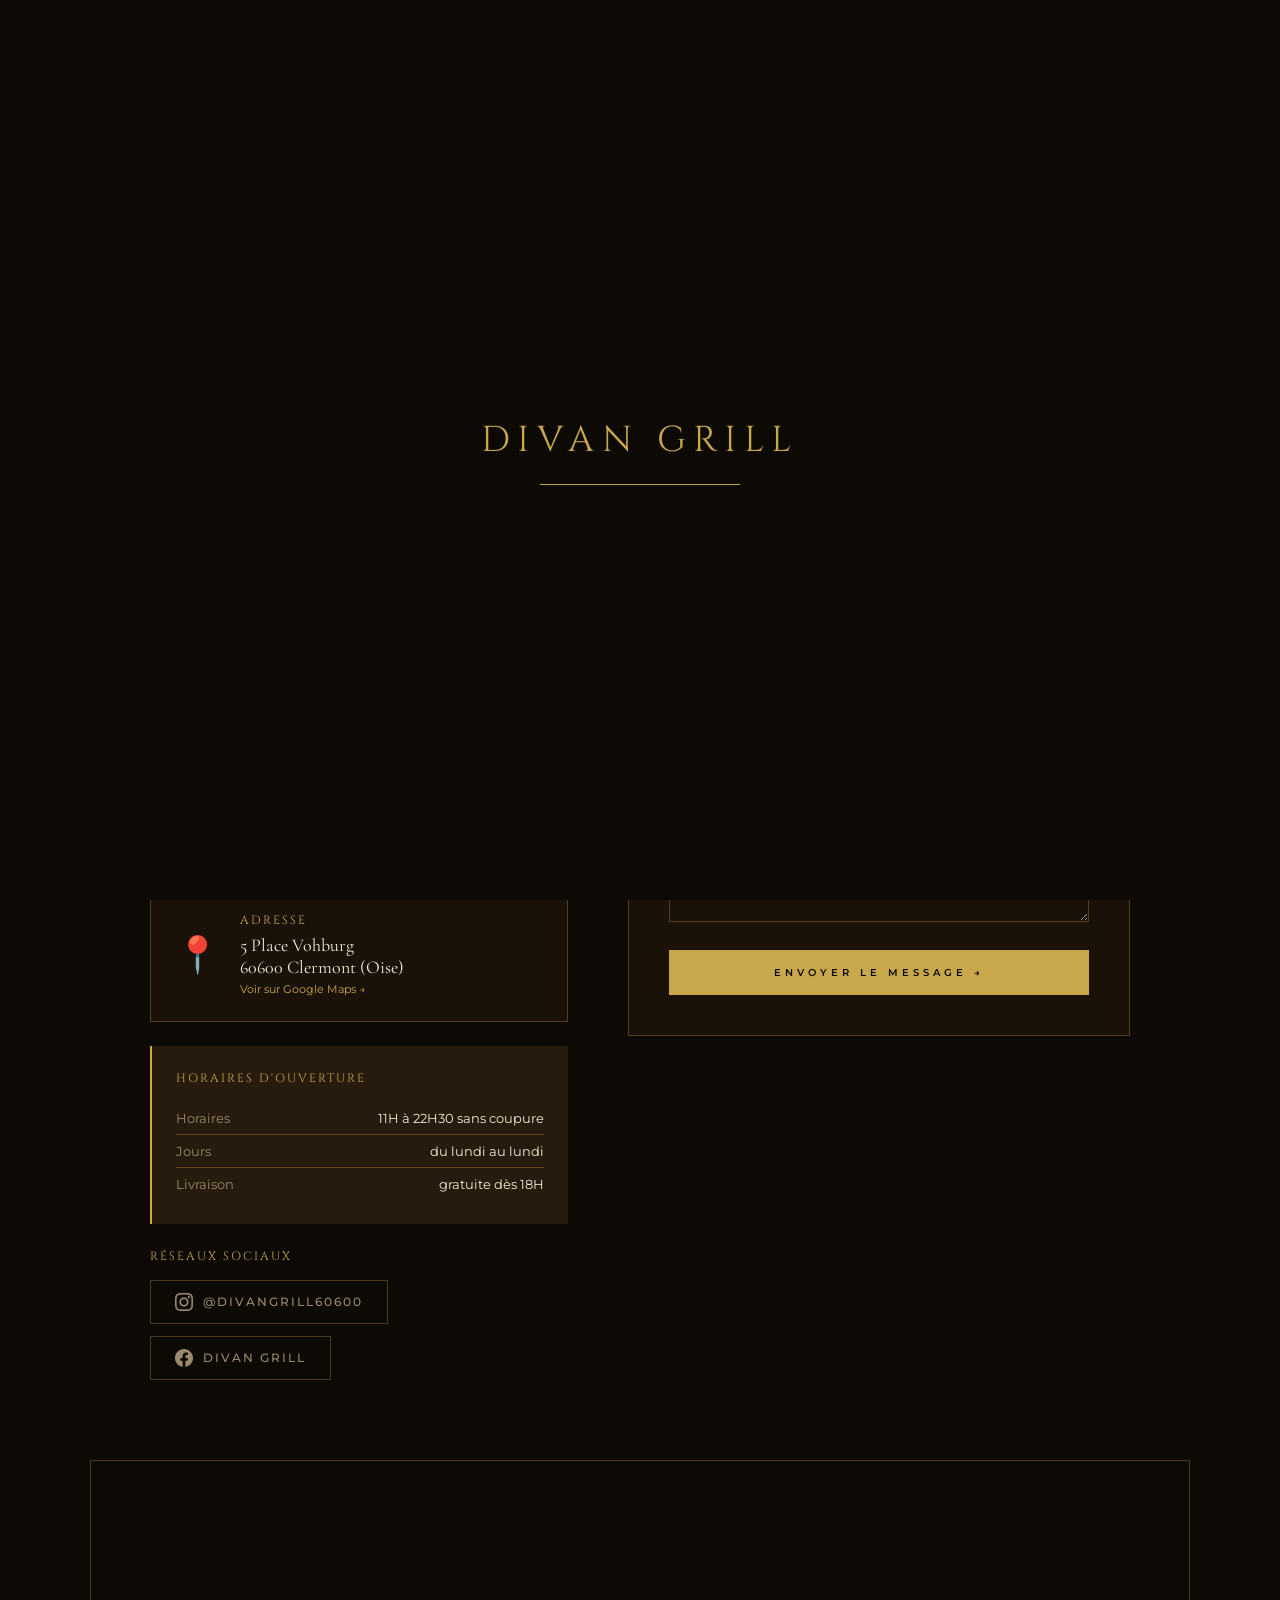
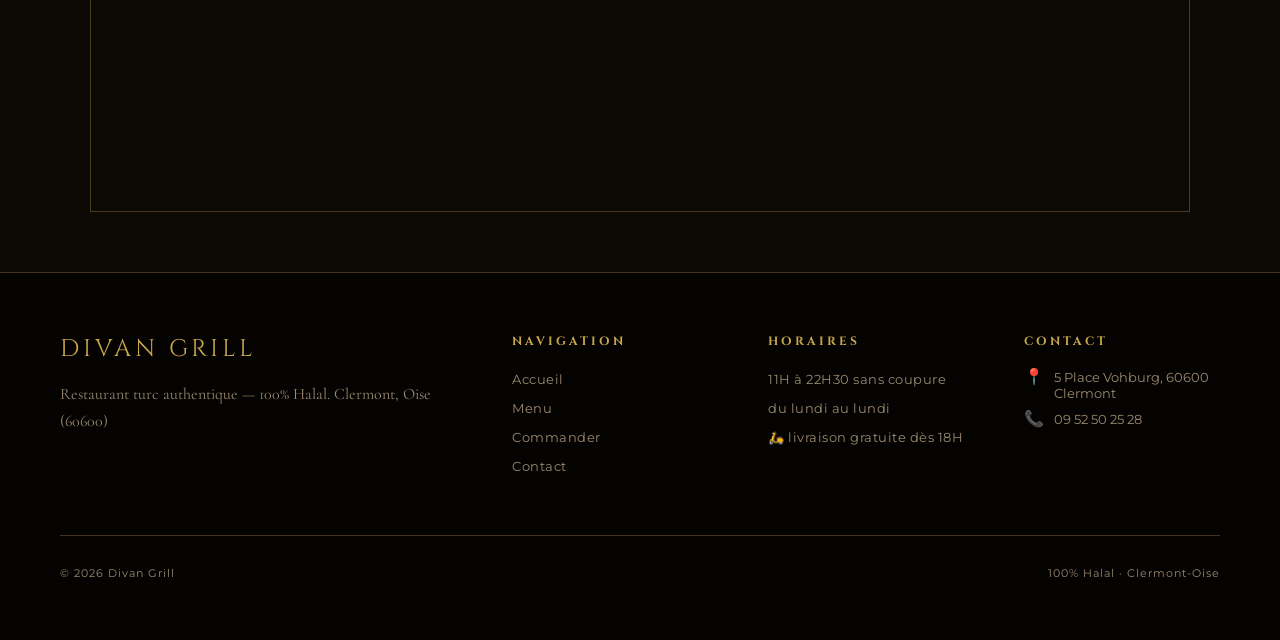
<file: reservation.html>
<!DOCTYPE html>
<html lang="fr">
<head>
  <meta charset="UTF-8">
  <meta name="viewport" content="width=device-width, initial-scale=1.0">
  <title>Page retirée — Divan Grill</title>
  <meta name="robots" content="noindex,follow">
  <meta http-equiv="refresh" content="0;url=contact.html">
  <link rel="stylesheet" href="css/style.css">
</head>
<body>
  <section class="cta-section" style="min-height:100vh;display:flex;flex-direction:column;justify-content:center;align-items:center;padding:40px 20px;text-align:center;">
    <h1 style="margin-bottom:12px;">La réservation en ligne n'est plus disponible</h1>
    <p style="max-width:560px;color:var(--text-muted);margin-bottom:24px;">Pour toute demande, contactez directement Divan Grill. Horaires : <strong style="color:var(--gold)">11H à 22H30 sans coupure</strong>, <strong style="color:var(--gold)">du lundi au lundi</strong>. <strong style="color:var(--gold)">Livraison gratuite dès 18H</strong>.</p>
    <a href="contact.html" class="btn-primary">Aller à la page contact</a>
  </section>
  <script>window.location.replace('contact.html');</script>
</body>
</html>
</file>
<file: css/style.css>
@import url('https://fonts.googleapis.com/css2?family=Cormorant+Garamond:ital,wght@0,300;0,400;0,500;0,600;0,700;1,300;1,400;1,600&family=Cinzel:wght@400;500;600;700&family=Montserrat:wght@300;400;500;600&display=swap');

:root {
  --gold: #C9A84C;
  --gold-light: #E8C87A;
  --gold-dark: #8B6914;
  --dark: #0D0A05;
  --dark-2: #1A1208;
  --dark-3: #261B0C;
  --cream: #F5ECD5;
  --cream-2: #EAD9BB;
  --red-turkish: #8B1A1A;
  --text-light: #F0E6CC;
  --text-muted: #9A8A6E;
  --border-gold: rgba(201, 168, 76, 0.3);
}

*, *::before, *::after {
  margin: 0;
  padding: 0;
  box-sizing: border-box;
}

html {
  scroll-behavior: smooth;
}

body {
  font-family: 'Montserrat', sans-serif;
  background-color: var(--dark);
  color: var(--text-light);
  overflow-x: hidden;
  cursor: none;
}

/* Custom Cursor */
.cursor {
  position: fixed;
  width: 12px;
  height: 12px;
  background: var(--gold);
  border-radius: 50%;
  pointer-events: none;
  z-index: 10000;
  transform: translate(-50%, -50%);
  transition: transform 0.1s ease;
  mix-blend-mode: difference;
}

.cursor-follower {
  position: fixed;
  width: 40px;
  height: 40px;
  border: 1px solid var(--gold);
  border-radius: 50%;
  pointer-events: none;
  z-index: 9999;
  transform: translate(-50%, -50%);
  transition: all 0.15s ease;
  opacity: 0.6;
}

/* Scrollbar */
::-webkit-scrollbar { width: 4px; }
::-webkit-scrollbar-track { background: var(--dark); }
::-webkit-scrollbar-thumb { background: var(--gold-dark); }

/* ============ NAVIGATION ============ */
nav {
  position: fixed;
  top: 0;
  left: 0;
  right: 0;
  z-index: 1000;
  padding: 0 60px;
  height: 85px;
  display: flex;
  align-items: center;
  justify-content: space-between;
  transition: all 0.4s ease;
}

nav.scrolled {
  background: rgba(13, 10, 5, 0.97);
  backdrop-filter: blur(20px);
  border-bottom: 1px solid var(--border-gold);
  height: 65px;
}

.nav-logo {
  font-family: 'Cinzel', serif;
  font-size: 22px;
  font-weight: 600;
  color: var(--gold);
  text-decoration: none;
  letter-spacing: 3px;
  display: flex;
  flex-direction: column;
  align-items: center;
  line-height: 1;
}

.nav-logo span {
  font-size: 10px;
  font-family: 'Montserrat', sans-serif;
  font-weight: 300;
  letter-spacing: 6px;
  color: var(--text-muted);
  margin-top: 2px;
}

.nav-links {
  display: flex;
  align-items: center;
  gap: 40px;
  list-style: none;
}

.nav-links a {
  font-family: 'Montserrat', sans-serif;
  font-size: 11px;
  font-weight: 500;
  letter-spacing: 2.5px;
  text-transform: uppercase;
  color: var(--text-muted);
  text-decoration: none;
  transition: color 0.3s;
  position: relative;
}

.nav-links a::after {
  content: '';
  position: absolute;
  bottom: -4px;
  left: 0;
  width: 0;
  height: 1px;
  background: var(--gold);
  transition: width 0.3s ease;
}

.nav-links a:hover {
  color: var(--gold);
}

.nav-links a:hover::after {
  width: 100%;
}

.nav-cta {
  background: transparent;
  border: 1px solid var(--gold);
  color: var(--gold) !important;
  padding: 10px 24px;
  font-size: 10px !important;
  letter-spacing: 3px !important;
  text-transform: uppercase;
  cursor: pointer;
  transition: all 0.3s ease !important;
  text-decoration: none;
}

.nav-cta:hover {
  background: var(--gold) !important;
  color: var(--dark) !important;
}

.nav-cta::after { display: none !important; }

.hamburger {
  display: none;
  flex-direction: column;
  gap: 5px;
  cursor: pointer;
  background: none;
  border: none;
}

.hamburger span {
  width: 28px;
  height: 1px;
  background: var(--gold);
  transition: all 0.3s;
}

/* ============ HERO ============ */
.hero {
  position: relative;
  height: 100vh;
  display: flex;
  align-items: center;
  justify-content: center;
  overflow: hidden;
}

.hero-bg {
  position: absolute;
  inset: 0;
  background: url('../images/divan-grill-pj1-hero-cropped.jpg') center/cover;
  transform: scale(1.1);
  animation: heroZoom 12s ease-out forwards;
  filter: brightness(0.4) saturate(0.8);
}

.hero-pattern {
  position: absolute;
  inset: 0;
  background-image: 
    radial-gradient(ellipse at 20% 50%, rgba(139, 26, 26, 0.15) 0%, transparent 60%),
    radial-gradient(ellipse at 80% 50%, rgba(201, 168, 76, 0.08) 0%, transparent 60%);
}

.hero-overlay {
  position: absolute;
  inset: 0;
  background: linear-gradient(to bottom, transparent 50%, var(--dark) 100%);
}

@keyframes heroZoom {
  from { transform: scale(1.1); }
  to { transform: scale(1); }
}

.hero-content {
  position: relative;
  text-align: center;
  z-index: 2;
  padding: 0 20px;
}

.hero-tagline {
  font-family: 'Cormorant Garamond', serif;
  font-style: italic;
  font-size: 16px;
  letter-spacing: 5px;
  color: var(--gold);
  margin-bottom: 24px;
  opacity: 0;
  animation: fadeUp 0.8s ease 0.5s forwards;
}

.hero-title {
  font-family: 'Cinzel', serif;
  font-size: clamp(56px, 10vw, 120px);
  font-weight: 400;
  line-height: 0.9;
  color: var(--cream);
  letter-spacing: 10px;
  text-transform: uppercase;
  opacity: 0;
  animation: fadeUp 0.8s ease 0.8s forwards;
}

.hero-title span {
  display: block;
  font-size: clamp(28px, 5vw, 56px);
  color: var(--gold);
  letter-spacing: 20px;
  margin-top: 8px;
  font-weight: 300;
}

.hero-subtitle {
  font-family: 'Montserrat', sans-serif;
  font-size: 11px;
  font-weight: 300;
  letter-spacing: 8px;
  color: var(--text-muted);
  text-transform: uppercase;
  margin-top: 30px;
  opacity: 0;
  animation: fadeUp 0.8s ease 1.1s forwards;
}

.hero-divider {
  width: 60px;
  height: 1px;
  background: var(--gold);
  margin: 30px auto;
  opacity: 0;
  animation: fadeUp 0.8s ease 1.3s forwards;
}

.hero-buttons {
  display: flex;
  gap: 20px;
  justify-content: center;
  flex-wrap: wrap;
  opacity: 0;
  animation: fadeUp 0.8s ease 1.5s forwards;
}

.btn-primary {
  background: var(--gold);
  color: var(--dark);
  padding: 16px 40px;
  font-family: 'Montserrat', sans-serif;
  font-size: 10px;
  font-weight: 600;
  letter-spacing: 4px;
  text-transform: uppercase;
  border: none;
  cursor: pointer;
  transition: all 0.3s ease;
  text-decoration: none;
  display: inline-block;
}

.btn-primary:hover {
  background: var(--gold-light);
  transform: translateY(-2px);
  box-shadow: 0 10px 30px rgba(201, 168, 76, 0.3);
}

.btn-secondary {
  background: transparent;
  color: var(--cream);
  padding: 16px 40px;
  font-family: 'Montserrat', sans-serif;
  font-size: 10px;
  font-weight: 600;
  letter-spacing: 4px;
  text-transform: uppercase;
  border: 1px solid rgba(245, 236, 213, 0.3);
  cursor: pointer;
  transition: all 0.3s ease;
  text-decoration: none;
  display: inline-block;
}

.btn-secondary:hover {
  border-color: var(--gold);
  color: var(--gold);
}

.hero-scroll {
  position: absolute;
  bottom: 40px;
  left: 50%;
  transform: translateX(-50%);
  display: flex;
  flex-direction: column;
  align-items: center;
  gap: 10px;
  z-index: 2;
  opacity: 0;
  animation: fadeIn 1s ease 2s forwards;
}

.hero-scroll span {
  font-size: 9px;
  letter-spacing: 4px;
  color: var(--text-muted);
  text-transform: uppercase;
}

.scroll-line {
  width: 1px;
  height: 50px;
  background: linear-gradient(to bottom, var(--gold), transparent);
  animation: scrollPulse 2s ease-in-out infinite;
}

@keyframes scrollPulse {
  0%, 100% { opacity: 1; transform: scaleY(1); }
  50% { opacity: 0.3; transform: scaleY(0.7); }
}

/* ============ SECTIONS ============ */
section {
  padding: 100px 60px;
}

.section-label {
  font-family: 'Montserrat', sans-serif;
  font-size: 10px;
  font-weight: 500;
  letter-spacing: 6px;
  text-transform: uppercase;
  color: var(--gold);
  margin-bottom: 16px;
}

.section-title {
  font-family: 'Cinzel', serif;
  font-size: clamp(32px, 5vw, 52px);
  font-weight: 400;
  color: var(--cream);
  line-height: 1.1;
}

.section-title em {
  font-family: 'Cormorant Garamond', serif;
  font-style: italic;
  color: var(--gold);
  font-size: 1.15em;
}

/* ============ ABOUT ============ */
.about-section {
  display: grid;
  grid-template-columns: 1fr 1fr;
  gap: 80px;
  align-items: center;
  max-width: 1300px;
  margin: 0 auto;
}

.about-image-wrap {
  position: relative;
}

.about-img {
  width: 100%;
  height: 600px;
  object-fit: cover;
  display: block;
}

.about-img-accent {
  position: absolute;
  width: 200px;
  height: 200px;
  object-fit: cover;
  bottom: -30px;
  right: -30px;
  border: 5px solid var(--dark);
  box-shadow: 0 0 0 1px var(--gold);
}

.about-badge {
  position: absolute;
  top: 30px;
  left: -20px;
  background: var(--gold);
  color: var(--dark);
  padding: 20px;
  text-align: center;
  font-family: 'Cinzel', serif;
}

.about-badge strong {
  display: block;
  font-size: 32px;
  line-height: 1;
}

.about-badge small {
  font-size: 9px;
  letter-spacing: 2px;
  font-family: 'Montserrat', sans-serif;
}

.about-text {
  padding-top: 20px;
}

.about-text p {
  font-family: 'Cormorant Garamond', serif;
  font-size: 20px;
  line-height: 1.8;
  color: var(--text-muted);
  margin: 24px 0;
  font-weight: 300;
}

.about-stats {
  display: flex;
  gap: 40px;
  margin-top: 40px;
  padding-top: 40px;
  border-top: 1px solid var(--border-gold);
}

.stat-item {
  text-align: center;
}

.stat-number {
  font-family: 'Cinzel', serif;
  font-size: 36px;
  color: var(--gold);
  display: block;
}

.stat-label {
  font-size: 10px;
  letter-spacing: 2px;
  color: var(--text-muted);
  text-transform: uppercase;
  margin-top: 4px;
}

/* ============ ORNAMENT ============ */
.ornament {
  text-align: center;
  color: var(--gold);
  opacity: 0.4;
  font-size: 40px;
  margin: 20px 0;
  display: block;
}

.divider {
  display: flex;
  align-items: center;
  gap: 20px;
  margin: 40px 0;
}

.divider-line {
  flex: 1;
  height: 1px;
  background: var(--border-gold);
}

.divider-diamond {
  width: 8px;
  height: 8px;
  border: 1px solid var(--gold);
  transform: rotate(45deg);
}

/* ============ HALAL BANNER ============ */
.halal-banner {
  background: var(--dark-3);
  border-top: 1px solid var(--border-gold);
  border-bottom: 1px solid var(--border-gold);
  text-align: center;
  padding: 30px;
  display: flex;
  align-items: center;
  justify-content: center;
  gap: 30px;
}

.halal-badge {
  display: flex;
  align-items: center;
  gap: 12px;
  font-family: 'Cinzel', serif;
  font-size: 14px;
  letter-spacing: 3px;
  color: var(--gold);
}

.halal-badge svg {
  width: 32px;
  height: 32px;
  fill: var(--gold);
}

/* ============ FEATURED DISHES ============ */
.featured-section {
  background: var(--dark-2);
  position: relative;
  overflow: hidden;
}

.featured-section::before {
  content: '';
  position: absolute;
  top: 0; right: 0;
  width: 600px;
  height: 600px;
  background: radial-gradient(ellipse, rgba(201, 168, 76, 0.05) 0%, transparent 70%);
  pointer-events: none;
}

.featured-header {
  text-align: center;
  max-width: 600px;
  margin: 0 auto 60px;
}

.dishes-grid {
  display: grid;
  grid-template-columns: repeat(3, 1fr);
  gap: 2px;
  max-width: 1300px;
  margin: 0 auto;
}

.dish-card {
  position: relative;
  overflow: hidden;
  aspect-ratio: 3/4;
  cursor: pointer;
  group: hover;
}

.dish-card img {
  width: 100%;
  height: 100%;
  object-fit: cover;
  transition: transform 0.6s ease;
  filter: brightness(0.7) saturate(0.9);
}

.dish-card:hover img {
  transform: scale(1.08);
  filter: brightness(0.5) saturate(0.7);
}

.dish-card-overlay {
  position: absolute;
  inset: 0;
  background: linear-gradient(to top, rgba(13, 10, 5, 0.95) 0%, transparent 50%);
  display: flex;
  flex-direction: column;
  justify-content: flex-end;
  padding: 30px;
  transition: all 0.4s ease;
}

.dish-card-info {
  transform: translateY(10px);
  transition: transform 0.4s ease;
}

.dish-card:hover .dish-card-info {
  transform: translateY(0);
}

.dish-name {
  font-family: 'Cinzel', serif;
  font-size: 18px;
  color: var(--cream);
  margin-bottom: 6px;
}

.dish-desc {
  font-family: 'Cormorant Garamond', serif;
  font-size: 14px;
  color: var(--text-muted);
  margin-bottom: 12px;
  opacity: 0;
  transition: opacity 0.4s ease;
}

.dish-card:hover .dish-desc {
  opacity: 1;
}

.dish-price {
  font-family: 'Cinzel', serif;
  font-size: 20px;
  color: var(--gold);
}

/* ============ CTA SECTION ============ */
.cta-section {
  background: var(--red-turkish);
  position: relative;
  overflow: hidden;
  text-align: center;
  padding: 80px 40px;
}

.cta-section::before {
  content: '';
  position: absolute;
  inset: 0;
  background: url('https://images.unsplash.com/photo-1414235077428-338989a2e8c0?w=1920&q=60') center/cover;
  opacity: 0.12;
}

.cta-section .section-title {
  position: relative;
}

.cta-section p {
  font-family: 'Cormorant Garamond', serif;
  font-size: 20px;
  color: rgba(245, 236, 213, 0.7);
  margin: 20px auto 40px;
  max-width: 600px;
  position: relative;
}

/* ============ TESTIMONIALS ============ */
.testimonials-section {
  background: var(--dark);
  overflow: hidden;
}

.testimonials-header {
  text-align: center;
  margin-bottom: 60px;
}

.testimonials-track {
  display: flex;
  gap: 30px;
  animation: scrollTestimonials 30s linear infinite;
  width: max-content;
}

.testimonials-track:hover {
  animation-play-state: paused;
}

@keyframes scrollTestimonials {
  from { transform: translateX(0); }
  to { transform: translateX(-50%); }
}

.testimonial-card {
  background: var(--dark-2);
  border: 1px solid var(--border-gold);
  padding: 40px;
  width: 380px;
  flex-shrink: 0;
}

.testimonial-stars {
  color: var(--gold);
  font-size: 14px;
  margin-bottom: 16px;
}

.testimonial-text {
  font-family: 'Cormorant Garamond', serif;
  font-size: 18px;
  font-style: italic;
  line-height: 1.7;
  color: var(--text-muted);
  margin-bottom: 20px;
}

.testimonial-author {
  font-size: 11px;
  letter-spacing: 2px;
  color: var(--gold);
  text-transform: uppercase;
  font-weight: 500;
}

/* ============ SOCIAL SECTION ============ */
.social-section {
  padding: 60px;
  text-align: center;
  background: var(--dark-2);
  border-top: 1px solid var(--border-gold);
}

.social-links {
  display: flex;
  justify-content: center;
  gap: 30px;
  margin-top: 30px;
}

.social-link {
  display: flex;
  align-items: center;
  gap: 10px;
  color: var(--text-muted);
  text-decoration: none;
  font-size: 12px;
  letter-spacing: 2px;
  text-transform: uppercase;
  font-weight: 500;
  transition: color 0.3s;
  padding: 12px 24px;
  border: 1px solid var(--border-gold);
}

.social-link:hover {
  color: var(--gold);
  border-color: var(--gold);
}

.social-link svg {
  width: 18px;
  height: 18px;
}

/* ============ FOOTER ============ */
footer {
  background: #050302;
  padding: 60px;
  border-top: 1px solid var(--border-gold);
}

.footer-grid {
  display: grid;
  grid-template-columns: 2fr 1fr 1fr 1fr;
  gap: 60px;
  max-width: 1300px;
  margin: 0 auto 50px;
}

.footer-logo {
  font-family: 'Cinzel', serif;
  font-size: 24px;
  color: var(--gold);
  letter-spacing: 4px;
  margin-bottom: 16px;
  display: block;
}

.footer-desc {
  font-family: 'Cormorant Garamond', serif;
  font-size: 16px;
  color: var(--text-muted);
  line-height: 1.7;
  margin-bottom: 20px;
}

.footer-col h4 {
  font-family: 'Cinzel', serif;
  font-size: 12px;
  letter-spacing: 3px;
  color: var(--gold);
  margin-bottom: 20px;
  text-transform: uppercase;
}

.footer-col ul {
  list-style: none;
}

.footer-col ul li {
  margin-bottom: 10px;
}

.footer-col ul li a {
  font-size: 13px;
  color: var(--text-muted);
  text-decoration: none;
  transition: color 0.3s;
  letter-spacing: 0.5px;
}

.footer-col ul li a:hover {
  color: var(--gold);
}

.footer-info-item {
  font-size: 13px;
  color: var(--text-muted);
  margin-bottom: 10px;
  display: flex;
  gap: 10px;
  align-items: flex-start;
}

.footer-info-item span {
  color: var(--gold);
  font-size: 16px;
  margin-top: -2px;
}

.footer-bottom {
  border-top: 1px solid var(--border-gold);
  padding-top: 30px;
  display: flex;
  justify-content: space-between;
  align-items: center;
  max-width: 1300px;
  margin: 0 auto;
}

.footer-bottom p {
  font-size: 11px;
  color: var(--text-muted);
  letter-spacing: 1px;
}

/* ============ PAGE HERO ============ */
.page-hero {
  height: 45vh;
  display: flex;
  align-items: center;
  justify-content: center;
  position: relative;
  overflow: hidden;
}

.page-hero-bg {
  position: absolute;
  inset: 0;
  background-size: cover;
  background-position: center;
  filter: brightness(0.3) saturate(0.7);
}

.page-hero-content {
  position: relative;
  text-align: center;
  z-index: 2;
}

.page-hero-content h1 {
  font-family: 'Cinzel', serif;
  font-size: clamp(40px, 6vw, 72px);
  font-weight: 400;
  color: var(--cream);
  letter-spacing: 8px;
}

.breadcrumb {
  display: flex;
  align-items: center;
  justify-content: center;
  gap: 10px;
  margin-top: 16px;
  font-size: 11px;
  letter-spacing: 2px;
  color: var(--text-muted);
}

.breadcrumb a {
  color: var(--gold);
  text-decoration: none;
}

/* ============ MENU PAGE ============ */
.menu-page-section {
  max-width: 1300px;
  margin: 0 auto;
  padding: 80px 60px;
}

.menu-tabs {
  display: flex;
  gap: 2px;
  margin-bottom: 60px;
  overflow-x: auto;
  padding-bottom: 2px;
}

.menu-tab {
  background: var(--dark-2);
  border: 1px solid var(--border-gold);
  color: var(--text-muted);
  padding: 14px 28px;
  font-family: 'Montserrat', sans-serif;
  font-size: 10px;
  font-weight: 600;
  letter-spacing: 3px;
  text-transform: uppercase;
  cursor: pointer;
  transition: all 0.3s;
  white-space: nowrap;
  flex-shrink: 0;
}

.menu-tab.active, .menu-tab:hover {
  background: var(--gold);
  color: var(--dark);
  border-color: var(--gold);
}

.menu-category {
  display: none;
}

.menu-category.active {
  display: block;
  animation: fadeIn 0.4s ease;
}

.menu-category-title {
  font-family: 'Cormorant Garamond', serif;
  font-size: 36px;
  font-style: italic;
  color: var(--gold);
  margin-bottom: 8px;
}

.menu-category-subtitle {
  font-size: 11px;
  letter-spacing: 3px;
  color: var(--text-muted);
  text-transform: uppercase;
  margin-bottom: 40px;
}

.menu-items-grid {
  display: grid;
  grid-template-columns: 1fr 1fr;
  gap: 2px;
}

.menu-item {
  background: var(--dark-2);
  padding: 28px;
  border: 1px solid transparent;
  transition: all 0.3s;
  display: flex;
  gap: 20px;
  align-items: flex-start;
  cursor: pointer;
}

.menu-item:hover {
  border-color: var(--border-gold);
  background: var(--dark-3);
}

.menu-item-img {
  width: 90px;
  height: 90px;
  object-fit: cover;
  flex-shrink: 0;
}

.menu-item-content {
  flex: 1;
}

.menu-item-name {
  font-family: 'Cinzel', serif;
  font-size: 15px;
  color: var(--cream);
  margin-bottom: 6px;
}

.menu-item-desc {
  font-family: 'Cormorant Garamond', serif;
  font-size: 14px;
  color: var(--text-muted);
  line-height: 1.5;
  margin-bottom: 10px;
}

.menu-item-footer {
  display: flex;
  align-items: center;
  justify-content: space-between;
}

.menu-item-price {
  font-family: 'Cinzel', serif;
  font-size: 18px;
  color: var(--gold);
}

.add-to-cart {
  background: var(--gold);
  color: var(--dark);
  border: none;
  width: 32px;
  height: 32px;
  font-size: 20px;
  cursor: pointer;
  transition: all 0.3s;
  display: flex;
  align-items: center;
  justify-content: center;
  font-weight: 300;
}

.add-to-cart:hover {
  background: var(--gold-light);
  transform: scale(1.1);
}

.menu-tag {
  display: inline-block;
  background: var(--red-turkish);
  color: white;
  font-size: 8px;
  letter-spacing: 2px;
  padding: 3px 8px;
  text-transform: uppercase;
  margin-left: 10px;
  vertical-align: middle;
}

/* ============ RESERVATION PAGE ============ */
.reservation-section {
  max-width: 900px;
  margin: 0 auto;
  padding: 80px 60px;
}

.reservation-grid {
  display: grid;
  grid-template-columns: 1fr 1.5fr;
  gap: 60px;
}

.reservation-info h3 {
  font-family: 'Cinzel', serif;
  font-size: 24px;
  color: var(--cream);
  margin-bottom: 20px;
}

.reservation-info p {
  font-family: 'Cormorant Garamond', serif;
  font-size: 17px;
  color: var(--text-muted);
  line-height: 1.7;
  margin-bottom: 16px;
}

.info-block {
  background: var(--dark-2);
  border-left: 2px solid var(--gold);
  padding: 20px 24px;
  margin: 20px 0;
}

.info-block h4 {
  font-family: 'Cinzel', serif;
  font-size: 12px;
  letter-spacing: 2px;
  color: var(--gold);
  margin-bottom: 8px;
}

.info-block p {
  font-size: 13px;
  color: var(--text-muted);
  margin: 0;
  font-family: 'Montserrat', sans-serif;
}

/* ============ FORM ============ */
.form-group {
  margin-bottom: 24px;
}

.form-group label {
  display: block;
  font-size: 10px;
  letter-spacing: 3px;
  text-transform: uppercase;
  color: var(--text-muted);
  margin-bottom: 8px;
  font-weight: 500;
}

.form-control {
  width: 100%;
  background: var(--dark-2);
  border: 1px solid var(--border-gold);
  color: var(--cream);
  padding: 14px 18px;
  font-family: 'Montserrat', sans-serif;
  font-size: 13px;
  outline: none;
  transition: border-color 0.3s;
  -webkit-appearance: none;
}

.form-control:focus {
  border-color: var(--gold);
}

.form-control option {
  background: var(--dark-2);
}

.form-row {
  display: grid;
  grid-template-columns: 1fr 1fr;
  gap: 20px;
}

.form-check {
  display: flex;
  gap: 12px;
  align-items: flex-start;
  margin-bottom: 16px;
}

.form-check input[type="radio"],
.form-check input[type="checkbox"] {
  width: 18px;
  height: 18px;
  accent-color: var(--gold);
  flex-shrink: 0;
  margin-top: 2px;
}

.form-check label {
  font-size: 13px;
  color: var(--text-muted);
  cursor: pointer;
}

.form-success {
  display: none;
  background: var(--dark-2);
  border: 1px solid var(--gold);
  padding: 30px;
  text-align: center;
  margin-top: 20px;
}

.form-success .success-icon {
  font-size: 40px;
  color: var(--gold);
  display: block;
  margin-bottom: 12px;
}

.form-success h3 {
  font-family: 'Cinzel', serif;
  color: var(--cream);
  margin-bottom: 8px;
}

.form-success p {
  font-family: 'Cormorant Garamond', serif;
  font-size: 17px;
  color: var(--text-muted);
}

/* ============ ORDER PAGE ============ */
.order-layout {
  display: grid;
  grid-template-columns: 1fr 380px;
  gap: 40px;
  max-width: 1300px;
  margin: 0 auto;
  padding: 80px 60px;
  align-items: start;
}

.order-type-toggle {
  display: flex;
  gap: 2px;
  margin-bottom: 40px;
}

.order-type-btn {
  flex: 1;
  padding: 16px;
  background: var(--dark-2);
  border: 1px solid var(--border-gold);
  color: var(--text-muted);
  font-family: 'Montserrat', sans-serif;
  font-size: 11px;
  font-weight: 600;
  letter-spacing: 3px;
  text-transform: uppercase;
  cursor: pointer;
  transition: all 0.3s;
}

.order-type-btn.active {
  background: var(--gold);
  color: var(--dark);
  border-color: var(--gold);
}

.cart-panel {
  background: var(--dark-2);
  border: 1px solid var(--border-gold);
  position: sticky;
  top: 100px;
}

.cart-header {
  background: var(--dark-3);
  padding: 20px 24px;
  border-bottom: 1px solid var(--border-gold);
}

.cart-header h3 {
  font-family: 'Cinzel', serif;
  font-size: 16px;
  color: var(--gold);
  letter-spacing: 2px;
}

.cart-items {
  padding: 20px 24px;
  min-height: 200px;
}

.cart-empty {
  text-align: center;
  padding: 40px 0;
  color: var(--text-muted);
  font-family: 'Cormorant Garamond', serif;
  font-size: 16px;
}

.cart-item {
  display: flex;
  justify-content: space-between;
  align-items: center;
  padding: 12px 0;
  border-bottom: 1px solid var(--border-gold);
  font-size: 13px;
}

.cart-item-name {
  color: var(--cream);
  flex: 1;
}

.cart-item-qty {
  display: flex;
  align-items: center;
  gap: 10px;
  color: var(--text-muted);
}

.qty-btn {
  background: none;
  border: 1px solid var(--border-gold);
  color: var(--gold);
  width: 24px;
  height: 24px;
  cursor: pointer;
  font-size: 14px;
  display: flex;
  align-items: center;
  justify-content: center;
  transition: all 0.2s;
}

.qty-btn:hover {
  background: var(--gold);
  color: var(--dark);
}

.cart-item-price {
  color: var(--gold);
  font-family: 'Cinzel', serif;
  min-width: 60px;
  text-align: right;
}



.cart-item-options {
  font-size: 11px;
  color: var(--text-muted);
  margin-top: 4px;
  line-height: 1.4;
}

.config-modal {
  position: fixed;
  inset: 0;
  background: rgba(0,0,0,0.7);
  z-index: 1500;
  display: none;
  align-items: center;
  justify-content: center;
  padding: 20px;
}

.config-modal-card {
  width: min(560px, 100%);
  max-height: 85vh;
  overflow: auto;
  background: var(--dark-2);
  border: 1px solid var(--border-gold);
  padding: 24px;
  position: relative;
}

.config-close {
  position: absolute;
  top: 14px;
  right: 14px;
  width: 32px;
  height: 32px;
  border: 1px solid var(--border-gold);
  background: transparent;
  color: var(--gold);
  cursor: pointer;
}

.cart-total {
  padding: 20px 24px;
  border-top: 1px solid var(--border-gold);
}

.cart-total-row {
  display: flex;
  justify-content: space-between;
  font-size: 13px;
  color: var(--text-muted);
  margin-bottom: 8px;
}

.cart-total-row.grand {
  font-family: 'Cinzel', serif;
  font-size: 18px;
  color: var(--gold);
  padding-top: 12px;
  border-top: 1px solid var(--border-gold);
  margin-top: 8px;
}

.cart-checkout-btn {
  width: 100%;
  background: var(--gold);
  color: var(--dark);
  border: none;
  padding: 18px;
  font-family: 'Montserrat', sans-serif;
  font-size: 11px;
  font-weight: 700;
  letter-spacing: 3px;
  text-transform: uppercase;
  cursor: pointer;
  transition: all 0.3s;
  margin-top: 20px;
}

.cart-checkout-btn:hover {
  background: var(--gold-light);
}

.cart-checkout-btn:disabled {
  opacity: 0.65;
  cursor: wait;
}

/* ============ ORDER TYPE SECTION ============ */
.delivery-info {
  background: var(--dark-2);
  border: 1px solid var(--border-gold);
  padding: 24px;
  margin-bottom: 30px;
}

.delivery-info h4 {
  font-family: 'Cinzel', serif;
  font-size: 13px;
  letter-spacing: 2px;
  color: var(--gold);
  margin-bottom: 16px;
}

/* ============ ANIMATIONS ============ */
@keyframes fadeUp {
  from { opacity: 0; transform: translateY(30px); }
  to { opacity: 1; transform: translateY(0); }
}

@keyframes fadeIn {
  from { opacity: 0; }
  to { opacity: 1; }
}

.fade-up {
  opacity: 1;
  transform: translateY(0);
  transition: opacity 0.6s ease, transform 0.6s ease;
}

/* No-photo placeholder */
.no-photo-box {
  width: 100%;
  height: 160px;
  background: #1a1a1a;
  display: flex;
  flex-direction: column;
  align-items: center;
  justify-content: center;
  gap: 8px;
  border-bottom: 1px solid #2a2a2a;
}
.no-photo-box span { font-size: 32px; opacity: 0.3; }
.no-photo-box p { color: #555; font-size: 11px; letter-spacing: 0.05em; margin: 0; }

/* ============ MOBILE MENU ============ */
.mobile-nav {
  position: fixed;
  top: 0;
  right: -100%;
  width: 300px;
  height: 100vh;
  background: rgba(13, 10, 5, 0.99);
  backdrop-filter: blur(20px);
  z-index: 2000;
  padding: 100px 40px;
  border-left: 1px solid var(--border-gold);
  transition: right 0.4s ease;
  display: flex;
  flex-direction: column;
  gap: 30px;
}

.mobile-nav.open {
  right: 0;
}

.mobile-nav a {
  font-family: 'Cinzel', serif;
  font-size: 20px;
  color: var(--cream);
  text-decoration: none;
  letter-spacing: 3px;
  transition: color 0.3s;
}

.mobile-nav a:hover {
  color: var(--gold);
}

.mobile-nav-close {
  position: absolute;
  top: 30px;
  right: 30px;
  background: none;
  border: none;
  color: var(--gold);
  font-size: 28px;
  cursor: pointer;
}

.overlay-backdrop {
  position: fixed;
  inset: 0;
  background: rgba(0,0,0,0.7);
  z-index: 1999;
  opacity: 0;
  pointer-events: none;
  transition: opacity 0.4s;
}

.overlay-backdrop.visible {
  opacity: 1;
  pointer-events: all;
}

/* ============ NOTIFICATION ============ */
.notification {
  position: fixed;
  bottom: 30px;
  right: 30px;
  background: var(--dark-2);
  border: 1px solid var(--gold);
  padding: 16px 24px;
  z-index: 9998;
  transform: translateY(100px);
  opacity: 0;
  transition: all 0.4s ease;
  font-size: 13px;
  color: var(--cream);
  max-width: 300px;
}

.notification.show {
  transform: translateY(0);
  opacity: 1;
}

.notification strong {
  color: var(--gold);
  display: block;
  margin-bottom: 4px;
  font-family: 'Cinzel', serif;
  letter-spacing: 1px;
  font-size: 12px;
}

/* ============ RESPONSIVE ============ */
@media (max-width: 1024px) {
  nav { padding: 0 30px; }
  section { padding: 80px 30px; }
  
  .about-section { grid-template-columns: 1fr; gap: 40px; }
  .about-img { height: 400px; }
  .about-img-accent { display: none; }
  .about-badge { left: 20px; }
  
  .dishes-grid { grid-template-columns: 1fr 1fr; }
  .footer-grid { grid-template-columns: 1fr 1fr; gap: 30px; }
  .order-layout { grid-template-columns: 1fr; }
  .cart-panel { position: static; }
  .reservation-grid { grid-template-columns: 1fr; }
  .menu-items-grid { grid-template-columns: 1fr; }
}

@media (max-width: 768px) {
  .nav-links { display: none; }
  .hamburger { display: flex; }
  nav { padding: 0 20px; }
  section { padding: 60px 20px; }
  .hero-title { letter-spacing: 4px; }
  .dishes-grid { grid-template-columns: 1fr; }
  .about-stats { flex-wrap: wrap; gap: 20px; }
  .footer-grid { grid-template-columns: 1fr; }
  .footer-bottom { flex-direction: column; gap: 10px; text-align: center; }
  .form-row { grid-template-columns: 1fr; }
  .menu-page-section, .reservation-section, .order-layout { padding: 60px 20px; }
  .halal-banner { flex-wrap: wrap; }
}

/* Turkish geometric pattern overlay */
.pattern-bg {
  position: relative;
}

.pattern-bg::after {
  content: '';
  position: absolute;
  inset: 0;
  background-image: 
    repeating-linear-gradient(45deg, transparent, transparent 30px, rgba(201, 168, 76, 0.015) 30px, rgba(201, 168, 76, 0.015) 31px),
    repeating-linear-gradient(-45deg, transparent, transparent 30px, rgba(201, 168, 76, 0.015) 30px, rgba(201, 168, 76, 0.015) 31px);
  pointer-events: none;
}

/* Loading screen */
.loader {
  position: fixed;
  inset: 0;
  background: var(--dark);
  z-index: 99999;
  display: flex;
  flex-direction: column;
  align-items: center;
  justify-content: center;
  gap: 20px;
  transition: opacity 0.8s ease, transform 0.8s ease;
}

.loader.hidden {
  opacity: 0;
  pointer-events: none;
}

.loader-logo {
  font-family: 'Cinzel', serif;
  font-size: 36px;
  color: var(--gold);
  letter-spacing: 8px;
  animation: pulse 1.5s ease-in-out infinite;
}

.loader-line {
  width: 0;
  height: 1px;
  background: var(--gold);
  animation: loadLine 1.5s ease forwards 0.3s;
}

@keyframes loadLine {
  to { width: 200px; }
}

@keyframes pulse {
  0%, 100% { opacity: 1; }
  50% { opacity: 0.4; }
}
</file>
